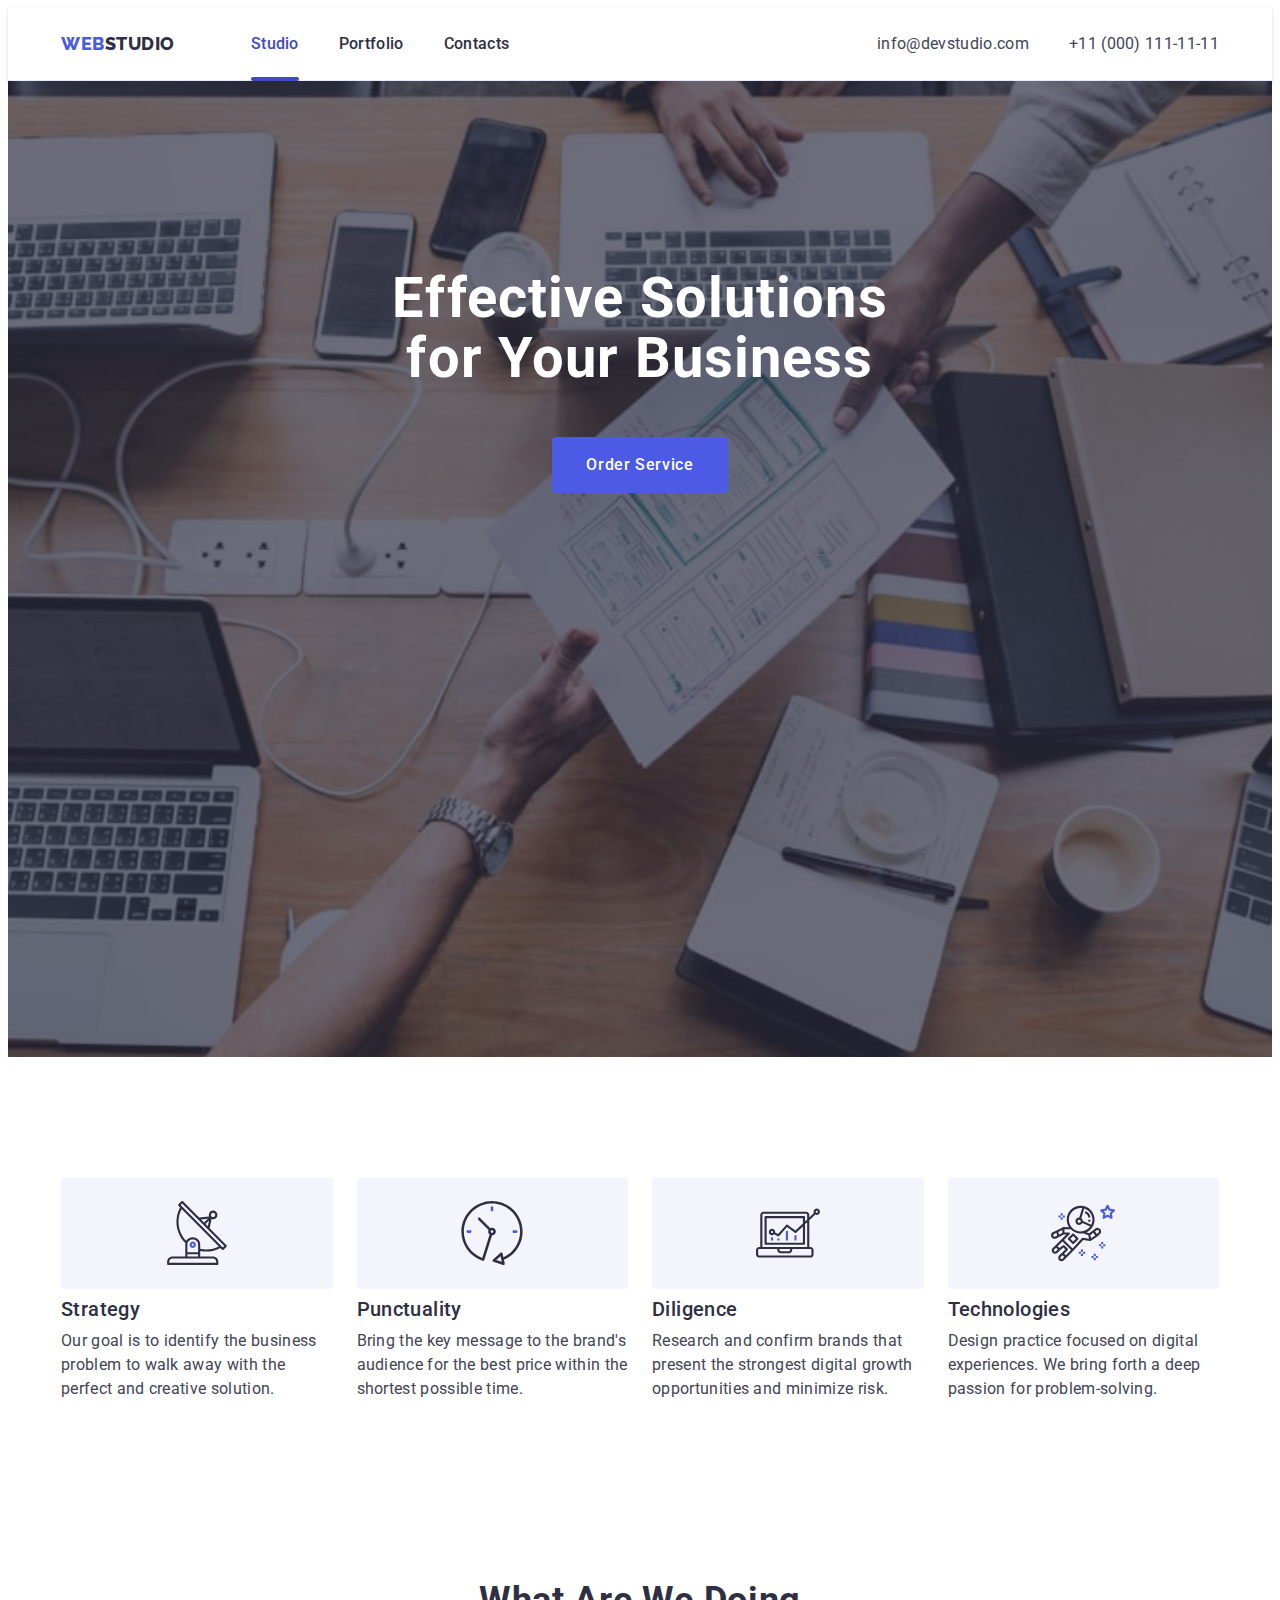
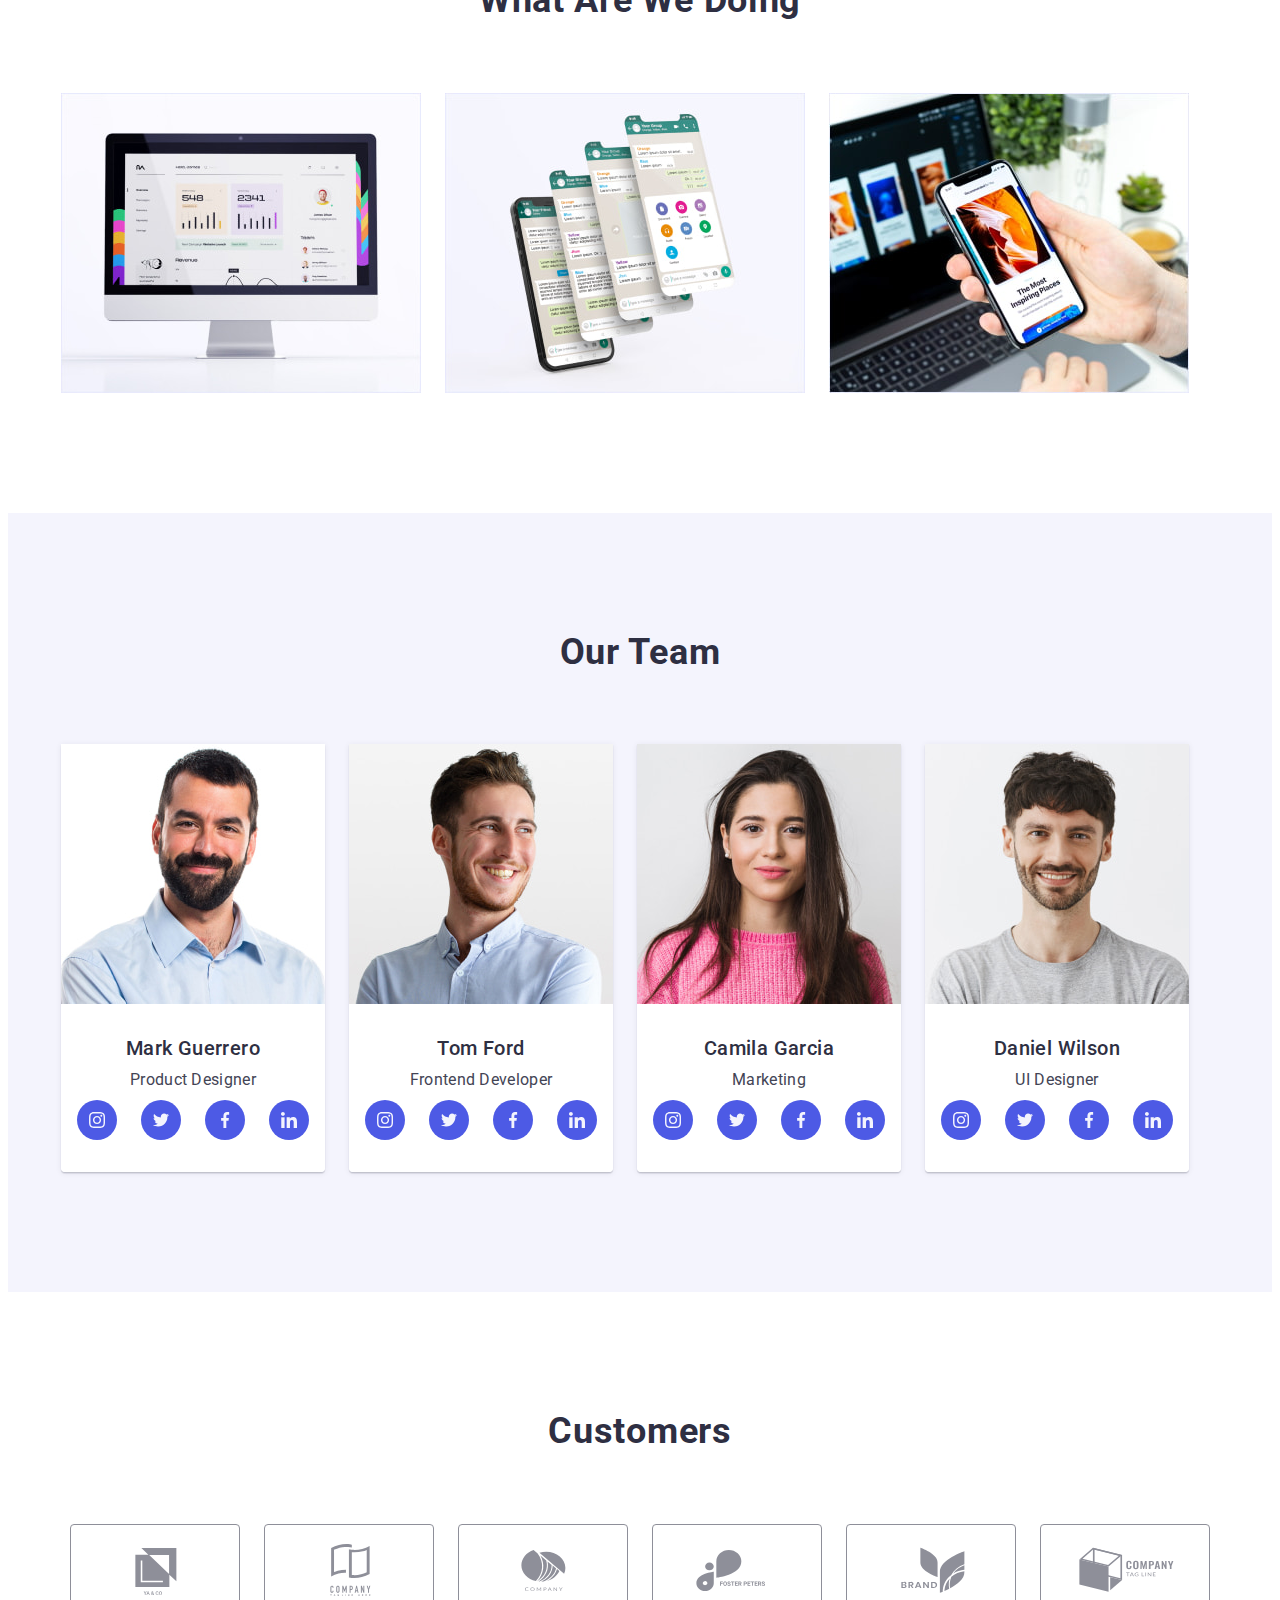
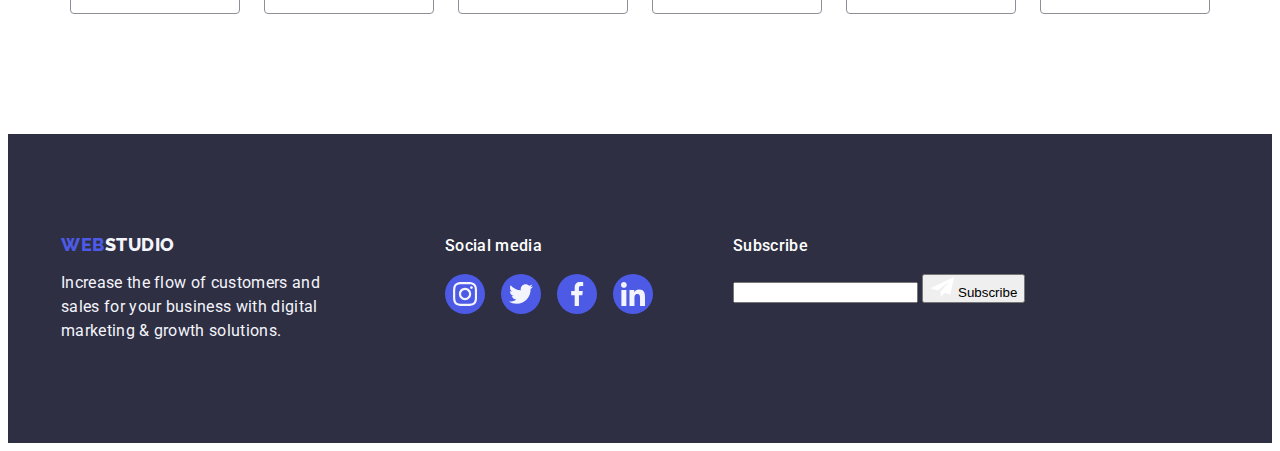
<file: index.html>
<!DOCTYPE html>
<html lang="en">
  <head>
    <meta charset="UTF-8" />
    <meta http-equiv="X-UA-Compatible" content="IE=edge" />
    <meta name="viewport" content="width=device-width, initial-scale=1.0" />
    <title>Document</title>
    <link rel="preconnect" href="https://fonts.googleapis.com" />
    <link rel="preconnect" href="https://fonts.gstatic.com" crossorigin />
    <link
      href="https://fonts.googleapis.com/css2?family=Raleway:wght@800&family=Roboto:wght@400;500;700;900&display=swap"
      rel="stylesheet"
    />
    <link
      rel="stylesheet"
      href="https://cdnjs.cloudflare.com/ajax/libs/modern-normalize/1.1.0/modern-normalize.min.css"
      integrity="sha512-wpPYUAdjBVSE4KJnH1VR1HeZfpl1ub8YT/NKx4PuQ5NmX2tKuGu6U/JRp5y+Y8XG2tV+wKQpNHVUX03MfMFn9Q=="
      crossorigin="anonymous"
      referrerpolicy="no-referrer"
    />
    <link rel="stylesheet" href="./css/styles.css" />
  </head>
  <body>
    <header class="header">
      <!-- navigation -->
      <div class="container main-nav">
        <nav class="main-nav">
          <a href="./index.html" class="logo link"
            >Web<span class="top-logo">Studio</span></a
          >
          <ul class="site-nav list">
            <li class="item">
              <a href="./index.html" class="link active">Studio</a>
            </li>
            <li class="item">
              <a href="./portfolio.html" class="link">Portfolio</a>
            </li>
            <li class="item"><a href="" class="link">Contacts</a></li>
          </ul>
        </nav>
        <address class="address">
          <ul class="address list">
            <li class="item">
              <a href="mailto:info@devstudio.com" class="link"
                >info@devstudio.com</a
              >
            </li>
            <li class="item">
              <a href="tel:+110001111111" class="link">+11 (000) 111-11-11</a>
            </li>
          </ul>
        </address>
      </div>
    </header>
    <main>
      <!-- hero-section -->
      <section class="section-hero">
        <div class="container">
          <h1 class="hero-title">Effective Solutions for Your Business</h1>
          <button type="button" class="button" data-modal-open>
            Order Service
          </button>
        </div>
      </section>

      <section class="section-feature">
        <!-- hidden title -->
        <div class="container">
          <h2 hidden class="section-title">Features</h2>
          <ul class="feature-list list">
            <li class="item">
              <div class="feature-icon">
                <svg width="64" height="64">
                  <use href="./images/icon.svg#icon-antenna"></use>
                </svg>
              </div>
              <h3 class="section-under-title">Strategy</h3>
              <p class="text">
                Our goal is to identify the business problem to walk away with
                the perfect and creative solution.
              </p>
            </li>
            <li class="item">
              <div class="feature-icon">
                <svg width="64" height="64">
                  <use href="./images/icon.svg#icon-clock"></use>
                </svg>
              </div>
              <h3 class="section-under-title">Punctuality</h3>
              <p class="text">
                Bring the key message to the brand's audience for the best price
                within the shortest possible time.
              </p>
            </li>
            <li class="item">
              <div class="feature-icon">
                <svg width="64" height="64">
                  <use href="./images/icon.svg#icon-diagram"></use>
                </svg>
              </div>
              <h3 class="section-under-title">Diligence</h3>
              <p class="text">
                Research and confirm brands that present the strongest digital
                growth opportunities and minimize risk.
              </p>
            </li>
            <li class="item">
              <div class="feature-icon">
                <svg width="64" height="64">
                  <use href="./images/icon.svg#icon-astronaut"></use>
                </svg>
              </div>
              <h3 class="section-under-title">Technologies</h3>
              <p class="text">
                Design practice focused on digital experiences. We bring forth a
                deep passion for problem-solving.
              </p>
            </li>
          </ul>
        </div>
      </section>

      <!-- What are we doing section -->
      <section class="section-what-we-are-doing">
        <div class="container">
          <h2 class="section-title">What are we doing</h2>
          <ul class="doing list">
            <li class="item">
              <img src="./images/img1.jpg" alt="charts" width="360" />
            </li>
            <li class="item">
              <img src="./images/img2.jpg" alt="application" width="360" />
            </li>
            <li class="item">
              <img src="./images/img3.jpg" alt="phone" width="360" />
            </li>
          </ul>
        </div>
      </section>

      <!-- our team section -->
      <section class="section-team">
        <div class="container">
          <h2 class="section-title">Our Team</h2>
          <ul class="team list">
            <li class="card">
              <img src="./images/img4.jpg" alt="Product Designer" width="264" />
              <div class="team-card">
                <h3 class="title">Mark Guerrero</h3>
                <p class="text">Product Designer</p>
                <ul class="social-list list">
                  <li class="social-list-item">
                    <a href="" class="social-list-link">
                      <svg class="social-list-icon" width="16" height="16">
                        <use href="./images/icon.svg#icon-instagram"></use>
                      </svg>
                    </a>
                  </li>
                  <li class="social-list-item">
                    <a href="" class="social-list-link">
                      <svg class="social-list-icon" width="16" height="16">
                        <use href="./images/icon.svg#icon-twitter"></use>
                      </svg>
                    </a>
                  </li>
                  <li class="social-list-item">
                    <a href="" class="social-list-link">
                      <svg class="social-list-icon" width="16" height="16">
                        <use href="./images/icon.svg#icon-facebook"></use>
                      </svg>
                    </a>
                  </li>
                  <li class="social-list-item">
                    <a href="" class="social-list-link">
                      <svg class="social-list-icon" width="16" height="16">
                        <use href="./images/icon.svg#icon-linkedin"></use>
                      </svg>
                    </a>
                  </li>
                </ul>
              </div>
            </li>
            <li class="card">
              <img
                src="./images/img5.jpg"
                alt="Frontend Developer"
                width="264"
              />
              <div class="team-card">
                <h3 class="title">Tom Ford</h3>
                <p class="text">Frontend Developer</p>
                <ul class="social-list list">
                  <li class="social-list-item">
                    <a href="" class="social-list-link">
                      <svg class="social-list-icon" width="16" height="16">
                        <use href="./images/icon.svg#icon-instagram"></use>
                      </svg>
                    </a>
                  </li>
                  <li class="social-list-item">
                    <a href="" class="social-list-link">
                      <svg class="social-list-icon" width="16" height="16">
                        <use href="./images/icon.svg#icon-twitter"></use>
                      </svg>
                    </a>
                  </li>
                  <li class="social-list-item">
                    <a href="" class="social-list-link">
                      <svg class="social-list-icon" width="16" height="16">
                        <use href="./images/icon.svg#icon-facebook"></use>
                      </svg>
                    </a>
                  </li>
                  <li class="social-list-item">
                    <a href="" class="social-list-link">
                      <svg class="social-list-icon" width="16" height="16">
                        <use href="./images/icon.svg#icon-linkedin"></use>
                      </svg>
                    </a>
                  </li>
                </ul>
              </div>
            </li>
            <li class="card">
              <img src="./images/img6.jpg" alt="Marketing" width="264" />
              <div class="team-card">
                <h3 class="title">Camila Garcia</h3>
                <p class="text">Marketing</p>
                <ul class="social-list list">
                  <li class="social-list-item">
                    <a href="" class="social-list-link">
                      <svg class="social-list-icon" width="16" height="16">
                        <use href="./images/icon.svg#icon-instagram"></use>
                      </svg>
                    </a>
                  </li>
                  <li class="social-list-item">
                    <a href="" class="social-list-link">
                      <svg class="social-list-icon" width="16" height="16">
                        <use href="./images/icon.svg#icon-twitter"></use>
                      </svg>
                    </a>
                  </li>
                  <li class="social-list-item">
                    <a href="" class="social-list-link">
                      <svg class="social-list-icon" width="16" height="16">
                        <use href="./images/icon.svg#icon-facebook"></use>
                      </svg>
                    </a>
                  </li>
                  <li class="social-list-item">
                    <a href="" class="social-list-link">
                      <svg class="social-list-icon" width="16" height="16">
                        <use href="./images/icon.svg#icon-linkedin"></use>
                      </svg>
                    </a>
                  </li>
                </ul>
              </div>
            </li>
            <li class="card">
              <img src="./images/img7.jpg" alt="UI Designer" width="264" />
              <div class="team-card">
                <h3 class="title">Daniel Wilson</h3>
                <p class="text">UI Designer</p>
                <ul class="social-list list">
                  <li class="social-list-item">
                    <a href="" class="social-list-link">
                      <svg class="social-list-icon" width="16" height="16">
                        <use href="./images/icon.svg#icon-instagram"></use>
                      </svg>
                    </a>
                  </li>
                  <li class="social-list-item">
                    <a href="" class="social-list-link">
                      <svg class="social-list-icon" width="16" height="16">
                        <use href="./images/icon.svg#icon-twitter"></use>
                      </svg>
                    </a>
                  </li>
                  <li class="social-list-item">
                    <a href="" class="social-list-link">
                      <svg class="social-list-icon" width="16" height="16">
                        <use href="./images/icon.svg#icon-facebook"></use>
                      </svg>
                    </a>
                  </li>
                  <li class="social-list-item">
                    <a href="" class="social-list-link">
                      <svg class="social-list-icon" width="16" height="16">
                        <use href="./images/icon.svg#icon-linkedin"></use>
                      </svg>
                    </a>
                  </li>
                </ul>
              </div>
            </li>
          </ul>
        </div>
      </section>

      <section class="section-customers">
        <div class="container">
          <h2 class="section-title">Customers</h2>
          <ul class="customers-list list">
            <li class="customers-item">
              <a href="" class="customers-link">
                <svg class="customers-icon" width="104" height="56">
                  <use href="./images/icon.svg#icon-client1"></use>
                </svg>
              </a>
            </li>
            <li class="customers-item">
              <a href="" class="customers-link">
                <svg class="customers-icon" width="104" height="56">
                  <use href="./images/icon.svg#icon-client2"></use>
                </svg>
              </a>
            </li>
            <li class="customers-item">
              <a href="" class="customers-link">
                <svg class="customers-icon" width="104" height="56">
                  <use href="./images/icon.svg#icon-client3"></use>
                </svg>
              </a>
            </li>
            <li class="customers-item">
              <a href="" class="customers-link">
                <svg class="customers-icon" width="104" height="56">
                  <use href="./images/icon.svg#icon-client4"></use>
                </svg>
              </a>
            </li>
            <li class="customers-item">
              <a href="" class="customers-link">
                <svg class="customers-icon" width="104" height="56">
                  <use href="./images/icon.svg#icon-client5"></use>
                </svg>
              </a>
            </li>
            <li class="customers-item">
              <a href="" class="customers-link">
                <svg class="customers-icon" width="104" height="56">
                  <use href="./images/icon.svg#icon-client6"></use>
                </svg>
              </a>
            </li>
          </ul>
        </div>
      </section>
    </main>
    <footer class="footer">
      <div class="container common-footer">
        <div class="logo-left">
          <a href="./index.html" class="logo link"
            >Web<span class="footer-logo">Studio</span></a
          >
          <p class="text">
            Increase the flow of customers and sales for your business with
            digital marketing & growth solutions.
          </p>
        </div>
        <div class="social-media">
          <p class="social-media-text">Social media</p>
          <ul class="social-list-footer list">
            <li class="social-list-item">
              <a href="" class="social-list-link">
                <svg class="social-list-icon" width="24" height="24">
                  <use href="./images/icon.svg#icon-instagram"></use>
                </svg>
              </a>
            </li>
            <li class="social-list-item">
              <a href="" class="social-list-link">
                <svg class="social-list-icon" width="24" height="24">
                  <use href="./images/icon.svg#icon-twitter"></use>
                </svg>
              </a>
            </li>
            <li class="social-list-item">
              <a href="" class="social-list-link">
                <svg class="social-list-icon" width="24" height="24">
                  <use href="./images/icon.svg#icon-facebook"></use>
                </svg>
              </a>
            </li>
            <li class="social-list-item">
              <a href="" class="social-list-link">
                <svg class="social-list-icon" width="24" height="24">
                  <use href="./images/icon.svg#icon-linkedin"></use>
                </svg>
              </a>
            </li>
          </ul>
        </div>
        <div class="subscribe">
          <p class="social-media-text">Subscribe</p>
          <form name="Subscribe">
            <label for="email">
              <input type="email" name="email" />
            </label>
            <button class="subscribe-btn" type="submit">
              <svg class="" width="24" height="20">
                <use href="./images/icon.svg#icon-subscribe"></use>
              </svg>

              Subscribe
            </button>
          </form>
        </div>
      </div>
    </footer>
    <div class="backdrop is-hidden" data-modal>
      <div class="modal">
        <button type="button" class="button-close" data-modal-close>
          <svg class="" width="8" height="8">
            <use href="./images/icon.svg#icon-close-btn"></use>
          </svg>
        </button>
      </div>
    </div>
    <script src="./js/modal.js"></script>
  </body>
</html>
</file>
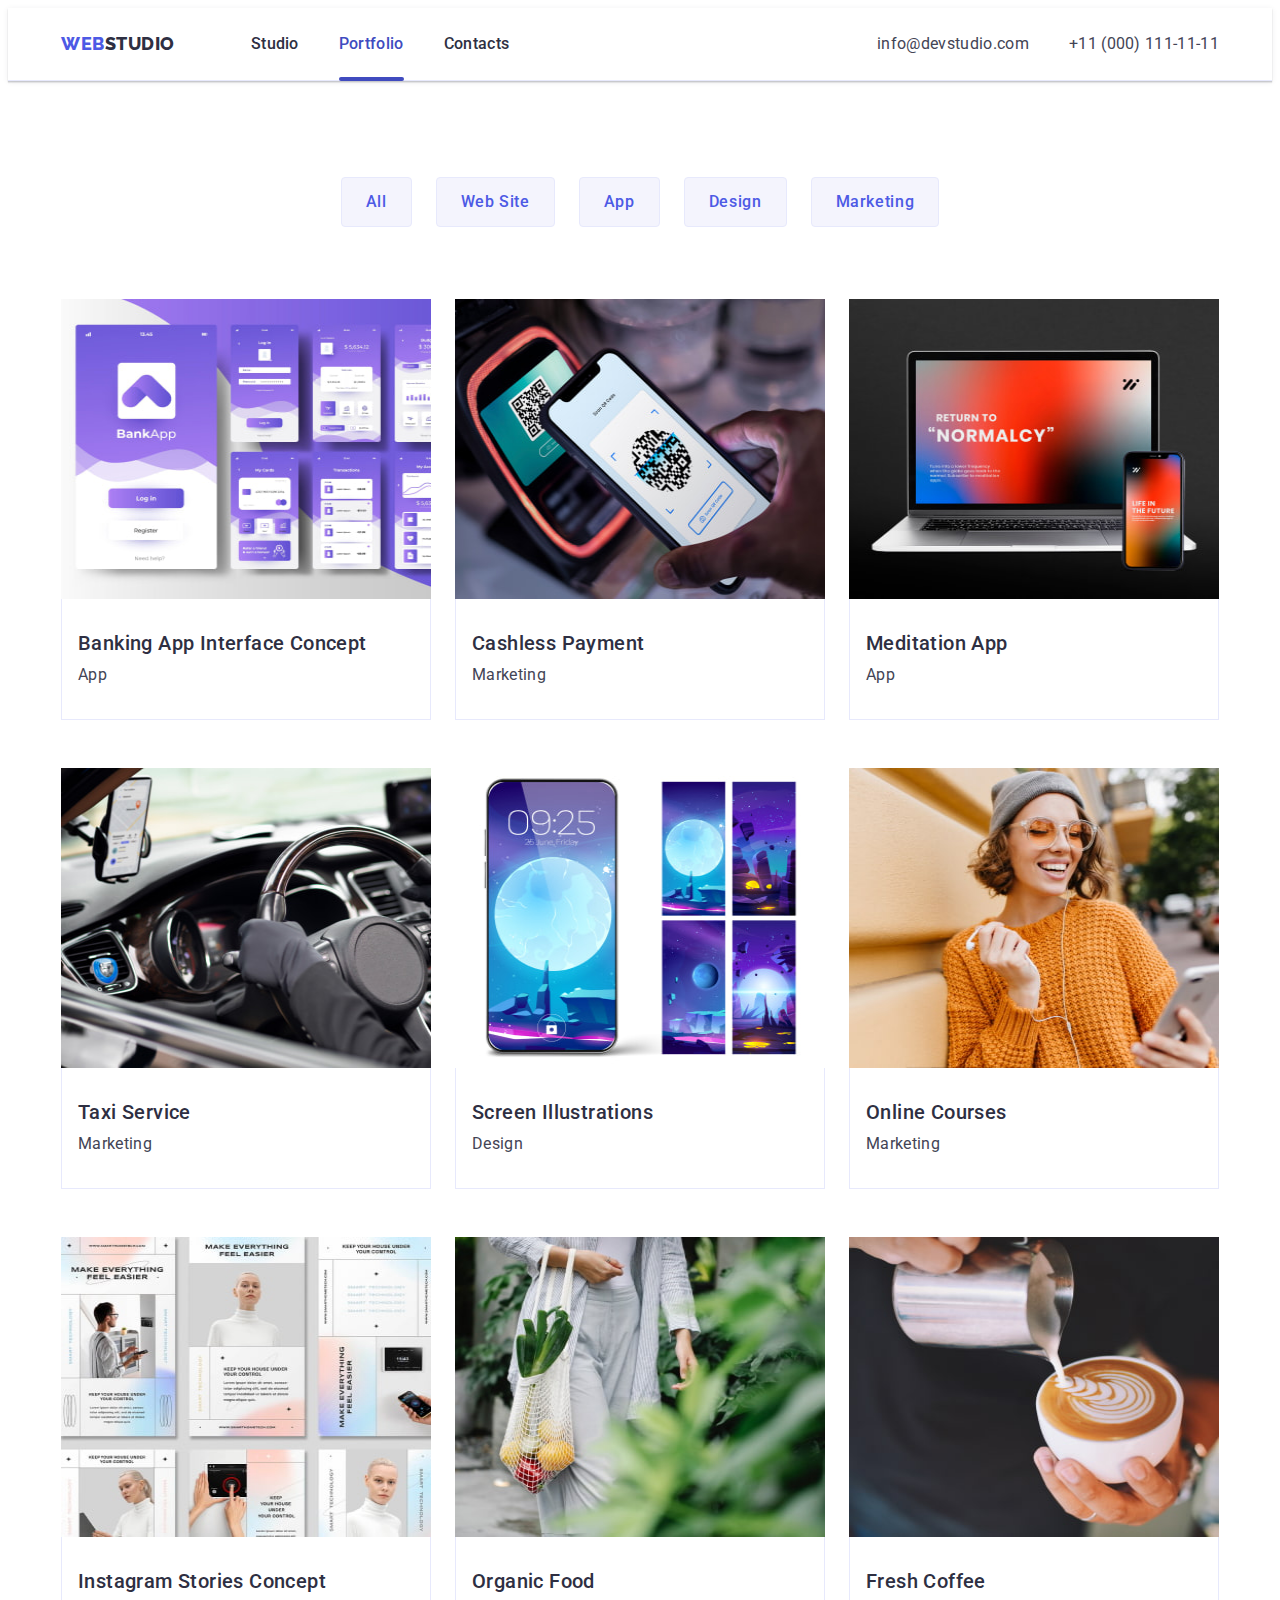
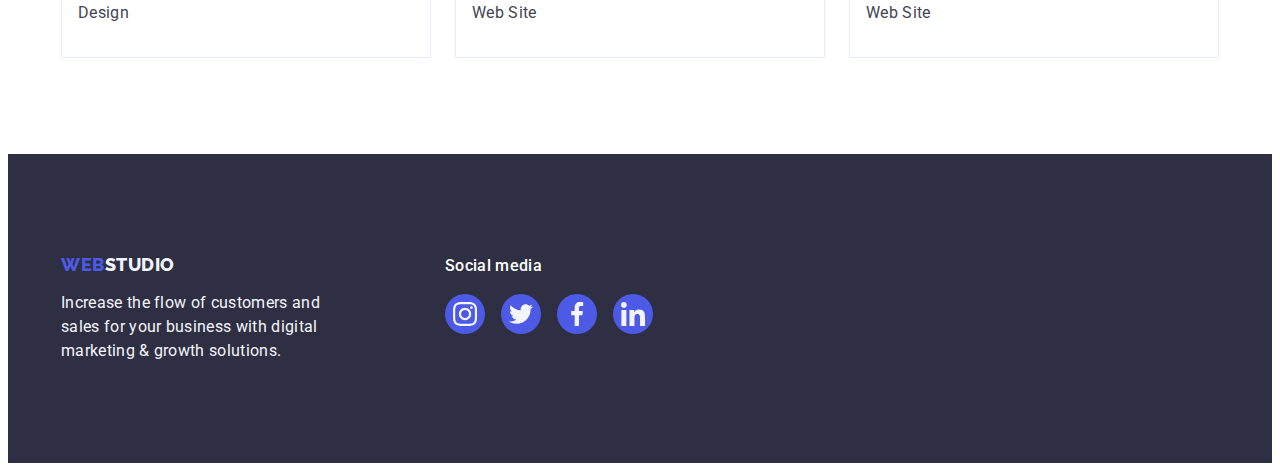
<file: portfolio.html>
<!DOCTYPE html>
<html lang="en">
  <head>
    <meta charset="UTF-8" />
    <meta http-equiv="X-UA-Compatible" content="IE=edge" />
    <meta name="viewport" content="width=device-width, initial-scale=1.0" />
    <title>Document</title>
    <link rel="preconnect" href="https://fonts.googleapis.com" />
    <link rel="preconnect" href="https://fonts.gstatic.com" crossorigin />
    <link
      href="https://fonts.googleapis.com/css2?family=Raleway:wght@800&family=Roboto:wght@400;500;700;900&display=swap"
      rel="stylesheet"
    />
    <link
      rel="stylesheet"
      href="https://cdnjs.cloudflare.com/ajax/libs/modern-normalize/1.1.0/modern-normalize.min.css"
      integrity="sha512-wpPYUAdjBVSE4KJnH1VR1HeZfpl1ub8YT/NKx4PuQ5NmX2tKuGu6U/JRp5y+Y8XG2tV+wKQpNHVUX03MfMFn9Q=="
      crossorigin="anonymous"
      referrerpolicy="no-referrer"
    />
    <link rel="stylesheet" href="./css/styles.css" />
  </head>
  <body>
    <header class="header">
      <div class="container main-nav">
        <nav class="main-nav">
          <a href="./index.html" class="logo link"
            >Web<span class="top-logo">Studio</span></a
          >
          <ul class="site-nav list">
            <li class="item"><a href="./index.html" class="link">Studio</a></li>
            <li class="item">
              <a href="./portfolio.html" class="link active">Portfolio</a>
            </li>
            <li class="item"><a href="" class="link">Contacts</a></li>
          </ul>
        </nav>
        <address class="address">
          <ul class="address list">
            <li class="item">
              <a href="mailto:info@devstudio.com" class="link"
                >info@devstudio.com</a
              >
            </li>
            <li class="item">
              <a href="tel:+110001111111" class="link">+11 (000) 111-11-11</a>
            </li>
          </ul>
        </address>
      </div>
    </header>
    <main>
      <section class="section-portfolio">
        <div class="container">
          <!-- hidden title h1 -->
          <h1 hidden>Portfolio</h1>
          <ul class="portfolio list">
            <li class="item">
              <button type="button" class="button">All</button>
            </li>
            <li class="item">
              <button type="button" class="button">Web Site</button>
            </li>
            <li class="item">
              <button type="button" class="button">App</button>
            </li>
            <li class="item">
              <button type="button" class="button">Design</button>
            </li>
            <li class="item">
              <button type="button" class="button">Marketing</button>
            </li>
          </ul>

          <ul class="gallery list">
            <li class="item">
              <a href="" class="link">
                <div class="gallery-up">
                  <img
                    class="gallery-img"
                    src="./images/portfolio-images/img-01.jpg"
                    alt="bank-app photo"
                    width="360"
                    height="300"
                  />
                  <div class="gallery-text">
                    <p>
                      14 Stylish and User-Friendly App Design Concepts · Task
                      Manager App · Calorie Tracker App · Exotic Fruit Ecommerce
                      App · Cloud Storage App
                    </p>
                  </div>
                </div>

                <div class="gallery-card">
                  <h2 class="section-under-title">
                    Banking App Interface Concept
                  </h2>
                  <p class="text">App</p>
                </div>
              </a>
            </li>
            <li class="item">
              <a href="" class="link">
                <div class="gallery-up">
                  <img
                    class="gallery-img"
                    src="./images/portfolio-images/img-02.jpg"
                    alt="cashless payment by phone"
                    width="360"
                    height="300"
                  />
                  <div class="gallery-text">
                    <p>
                      14 Stylish and User-Friendly App Design Concepts · Task
                      Manager App · Calorie Tracker App · Exotic Fruit Ecommerce
                      App · Cloud Storage App
                    </p>
                  </div>
                </div>
                <div class="gallery-card">
                  <h2 class="section-under-title">Cashless Payment</h2>
                  <p class="text">Marketing</p>
                </div>
              </a>
            </li>
            <li class="item">
              <a href="" class="link">
                <div class="gallery-up">
                  <img
                    class="gallery-img"
                    src="./images/portfolio-images/img-03.jpg"
                    alt="laptop and phone"
                    width="360"
                    height="300"
                  />
                  <div class="gallery-text">
                    <p>
                      14 Stylish and User-Friendly App Design Concepts · Task
                      Manager App · Calorie Tracker App · Exotic Fruit Ecommerce
                      App · Cloud Storage App
                    </p>
                  </div>
                </div>
                <div class="gallery-card">
                  <h2 class="section-under-title">Meditation App</h2>
                  <p class="text">App</p>
                </div>
              </a>
            </li>

            <li class="item">
              <a href="" class="link">
                <div class="gallery-up">
                  <img
                    class="gallery-img"
                    src="./images/portfolio-images/img-04.jpg"
                    alt="steering wheel"
                    width="360"
                    height="300"
                  />
                  <div class="gallery-text">
                    <p>
                      14 Stylish and User-Friendly App Design Concepts · Task
                      Manager App · Calorie Tracker App · Exotic Fruit Ecommerce
                      App · Cloud Storage App
                    </p>
                  </div>
                </div>

                <div class="gallery-card">
                  <h2 class="section-under-title">Taxi Service</h2>
                  <p class="text">Marketing</p>
                </div>
              </a>
            </li>
            <li class="item">
              <a href="" class="link">
                <div class="gallery-up">
                  <img
                    class="gallery-img"
                    src="./images/portfolio-images/img-05.jpg"
                    alt="Screen Illustrations"
                    width="360"
                    height="300"
                  />
                  <div class="gallery-text">
                    <p>
                      14 Stylish and User-Friendly App Design Concepts · Task
                      Manager App · Calorie Tracker App · Exotic Fruit Ecommerce
                      App · Cloud Storage App
                    </p>
                  </div>
                </div>
                <div class="gallery-card">
                  <h2 class="section-under-title">Screen Illustrations</h2>
                  <p class="text">Design</p>
                </div>
              </a>
            </li>
            <li class="item">
              <a href="" class="link">
                <div class="gallery-up">
                  <img
                    class="gallery-img"
                    src="./images/portfolio-images/img-06.jpg"
                    alt="girl is laughing"
                    width="360"
                    height="300"
                  />
                  <div class="gallery-text">
                    <p>
                      14 Stylish and User-Friendly App Design Concepts · Task
                      Manager App · Calorie Tracker App · Exotic Fruit Ecommerce
                      App · Cloud Storage App
                    </p>
                  </div>
                </div>

                <div class="gallery-card">
                  <h2 class="section-under-title">Online Courses</h2>
                  <p class="text">Marketing</p>
                </div>
              </a>
            </li>
            <li class="item">
              <a href="" class="link">
                <div class="gallery-up">
                  <img
                    class="gallery-img"
                    src="./images/portfolio-images/img-07.jpg"
                    alt="instagram stories"
                    width="360"
                    height="300"
                  />
                  <div class="gallery-text">
                    <p>
                      14 Stylish and User-Friendly App Design Concepts · Task
                      Manager App · Calorie Tracker App · Exotic Fruit Ecommerce
                      App · Cloud Storage App
                    </p>
                  </div>
                </div>
                <div class="gallery-card">
                  <h2 class="section-under-title">Instagram Stories Concept</h2>
                  <p class="text">Design</p>
                </div>
              </a>
            </li>
            <li class="item">
              <a href="" class="link">
                <div class="gallery-up">
                  <img
                    class="gallery-img"
                    src="./images/portfolio-images/img-08.jpg"
                    alt="food in the bag"
                    width="360"
                    height="300"
                  />
                  <div class="gallery-text">
                    <p>
                      14 Stylish and User-Friendly App Design Concepts · Task
                      Manager App · Calorie Tracker App · Exotic Fruit Ecommerce
                      App · Cloud Storage App
                    </p>
                  </div>
                </div>
                <div class="gallery-card">
                  <h2 class="section-under-title">Organic Food</h2>
                  <p class="text">Web Site</p>
                </div>
              </a>
            </li>
            <li class="item">
              <a href="" class="link">
                <div class="gallery-up">
                  <img
                    class="gallery-img"
                    src="./images/portfolio-images/img-09.jpg"
                    alt="coffee in the mug"
                    width="360"
                    height="300"
                  />
                  <div class="gallery-text">
                    <p>
                      14 Stylish and User-Friendly App Design Concepts · Task
                      Manager App · Calorie Tracker App · Exotic Fruit Ecommerce
                      App · Cloud Storage App
                    </p>
                  </div>
                </div>
                <div class="gallery-card">
                  <h2 class="section-under-title">Fresh Coffee</h2>
                  <p class="text">Web Site</p>
                </div>
              </a>
            </li>
          </ul>
        </div>
      </section>
    </main>
    <footer class="footer">
      <div class="container common-footer">
        <div class="logo-left">
          <a href="./index.html" class="logo link"
            >Web<span class="footer-logo">Studio</span></a
          >
          <p class="text">
            Increase the flow of customers and sales for your business with
            digital marketing & growth solutions.
          </p>
        </div>
        <div class="social-media">
          <p class="social-media-text">Social media</p>
          <ul class="social-list-footer list">
            <li class="social-list-item">
              <a href="" class="social-list-link">
                <svg class="social-list-icon" width="24" height="24">
                  <use href="./images/icon.svg#icon-instagram"></use>
                </svg>
              </a>
            </li>
            <li class="social-list-item">
              <a href="" class="social-list-link">
                <svg class="social-list-icon" width="24" height="24">
                  <use href="./images/icon.svg#icon-twitter"></use>
                </svg>
              </a>
            </li>
            <li class="social-list-item">
              <a href="" class="social-list-link">
                <svg class="social-list-icon" width="24" height="24">
                  <use href="./images/icon.svg#icon-facebook"></use>
                </svg>
              </a>
            </li>
            <li class="social-list-item">
              <a href="" class="social-list-link">
                <svg class="social-list-icon" width="24" height="24">
                  <use href="./images/icon.svg#icon-linkedin"></use>
                </svg>
              </a>
            </li>
          </ul>
        </div>
      </div>
    </footer>
  </body>
</html>
</file>
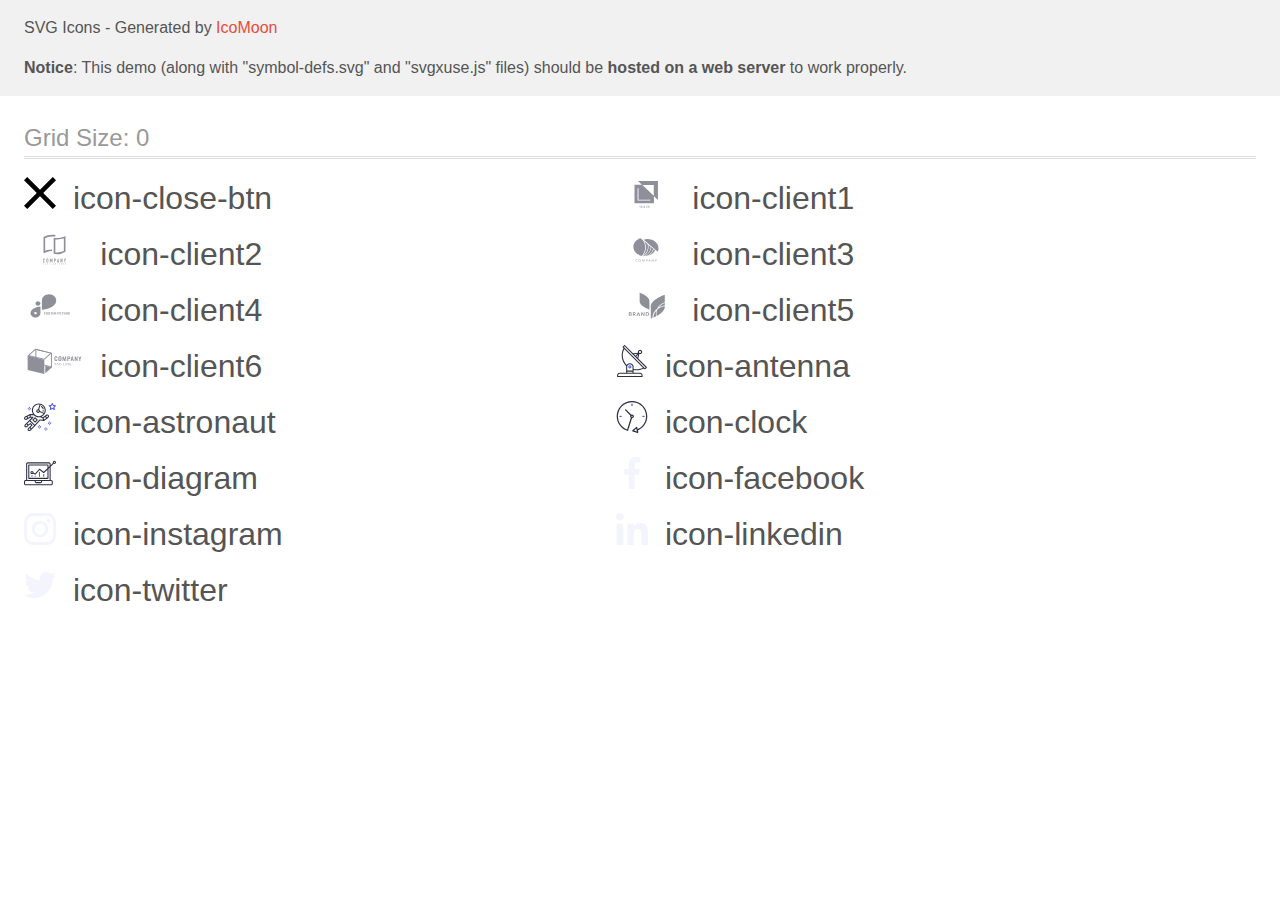
<file: images/svg/icomoon (1)/demo-external-svg.html>
<!doctype html>
<html>
<head>
    <title>IcoMoon - SVG Icons</title>
    <meta charset="utf-8">
    <meta name="viewport" content="width=device-width, initial-scale=1">
    <link rel="stylesheet" href="demo-files/demo.css">
    <link rel="stylesheet" href="style.css">
</head>
<body>
<header class="bgc1 clearfix">
<div class="mhl">
    <p>SVG Icons - Generated by <a href="https://icomoon.io/app">IcoMoon</a></p><p><strong>Notice</strong>: This demo (along with "symbol-defs.svg" and "svgxuse.js" files) should be <b>hosted on a web server</b> to work properly.</p>
</div>
</header>
    <div class="clearfix mhl ptl">
        <h1 class="mvm mtn fgc1">Grid Size: 0</h1>
        <div class="glyph fs1">
            <div class="clearfix pbs">
                <svg class="icon icon-close-btn"><use xlink:href="symbol-defs.svg#icon-close-btn"></use></svg><span class="name"> icon-close-btn</span>
            </div>
        </div>
        <div class="glyph fs1">
            <div class="clearfix pbs">
                <svg class="icon icon-client1"><use xlink:href="symbol-defs.svg#icon-client1"></use></svg><span class="name"> icon-client1</span>
            </div>
        </div>
        <div class="glyph fs1">
            <div class="clearfix pbs">
                <svg class="icon icon-client2"><use xlink:href="symbol-defs.svg#icon-client2"></use></svg><span class="name"> icon-client2</span>
            </div>
        </div>
        <div class="glyph fs1">
            <div class="clearfix pbs">
                <svg class="icon icon-client3"><use xlink:href="symbol-defs.svg#icon-client3"></use></svg><span class="name"> icon-client3</span>
            </div>
        </div>
        <div class="glyph fs1">
            <div class="clearfix pbs">
                <svg class="icon icon-client4"><use xlink:href="symbol-defs.svg#icon-client4"></use></svg><span class="name"> icon-client4</span>
            </div>
        </div>
        <div class="glyph fs1">
            <div class="clearfix pbs">
                <svg class="icon icon-client5"><use xlink:href="symbol-defs.svg#icon-client5"></use></svg><span class="name"> icon-client5</span>
            </div>
        </div>
        <div class="glyph fs1">
            <div class="clearfix pbs">
                <svg class="icon icon-client6"><use xlink:href="symbol-defs.svg#icon-client6"></use></svg><span class="name"> icon-client6</span>
            </div>
        </div>
        <div class="glyph fs1">
            <div class="clearfix pbs">
                <svg class="icon icon-antenna"><use xlink:href="symbol-defs.svg#icon-antenna"></use></svg><span class="name"> icon-antenna</span>
            </div>
        </div>
        <div class="glyph fs1">
            <div class="clearfix pbs">
                <svg class="icon icon-astronaut"><use xlink:href="symbol-defs.svg#icon-astronaut"></use></svg><span class="name"> icon-astronaut</span>
            </div>
        </div>
        <div class="glyph fs1">
            <div class="clearfix pbs">
                <svg class="icon icon-clock"><use xlink:href="symbol-defs.svg#icon-clock"></use></svg><span class="name"> icon-clock</span>
            </div>
        </div>
        <div class="glyph fs1">
            <div class="clearfix pbs">
                <svg class="icon icon-diagram"><use xlink:href="symbol-defs.svg#icon-diagram"></use></svg><span class="name"> icon-diagram</span>
            </div>
        </div>
        <div class="glyph fs1">
            <div class="clearfix pbs">
                <svg class="icon icon-facebook"><use xlink:href="symbol-defs.svg#icon-facebook"></use></svg><span class="name"> icon-facebook</span>
            </div>
        </div>
        <div class="glyph fs1">
            <div class="clearfix pbs">
                <svg class="icon icon-instagram"><use xlink:href="symbol-defs.svg#icon-instagram"></use></svg><span class="name"> icon-instagram</span>
            </div>
        </div>
        <div class="glyph fs1">
            <div class="clearfix pbs">
                <svg class="icon icon-linkedin"><use xlink:href="symbol-defs.svg#icon-linkedin"></use></svg><span class="name"> icon-linkedin</span>
            </div>
        </div>
        <div class="glyph fs1">
            <div class="clearfix pbs">
                <svg class="icon icon-twitter"><use xlink:href="symbol-defs.svg#icon-twitter"></use></svg><span class="name"> icon-twitter</span>
            </div>
        </div>
  </div>
<script defer src="svgxuse.js"></script>
</body>
</html>
</file>
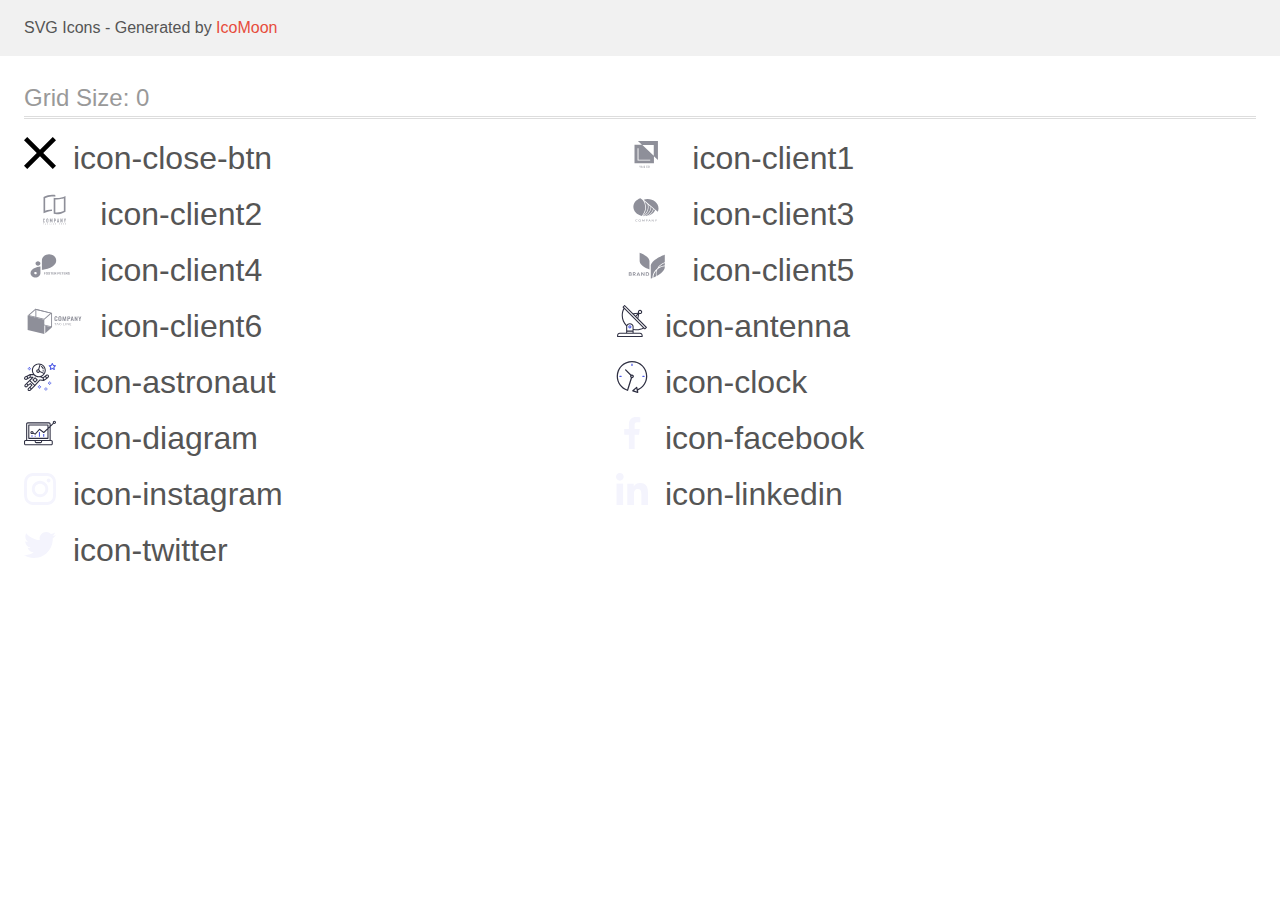
<file: images/svg/icomoon (1)/demo.html>
<!doctype html>
<html>
<head>
    <title>IcoMoon - SVG Icons</title>
    <meta charset="utf-8">
    <meta name="viewport" content="width=device-width, initial-scale=1">
    <link rel="stylesheet" href="demo-files/demo.css">
    <link rel="stylesheet" href="style.css">
</head>
<body>
<svg aria-hidden="true" style="position: absolute; width: 0; height: 0; overflow: hidden;" version="1.1" xmlns="http://www.w3.org/2000/svg" xmlns:xlink="http://www.w3.org/1999/xlink">
<defs>
<symbol id="icon-close-btn" viewBox="0 0 32 32">
<path d="M32 3.223l-3.223-3.223-12.777 12.777-12.777-12.777-3.223 3.223 12.777 12.777-12.777 12.777 3.223 3.223 12.777-12.777 12.777 12.777 3.223-3.223-12.777-12.777 12.777-12.777z"></path>
</symbol>
<symbol id="icon-client1" viewBox="0 0 59 32">
<path fill="#8e8f99" style="fill: var(--color1, #8e8f99)" d="M21.714 4l4.004 3.815-7.433-0.004v18.51h19.429v-7.077l4 3.811v-19.054h-20zM37.538 18.796l-11.354-10.817h11.354v10.817zM34.013 23.613h-12.653v-12.449h0.894v11.606h11.759v0.843zM23.883 29.749l-0.472-0.97h-0.389l0.684 1.284v0.748h0.353v-0.748l0.684-1.284h-0.388l-0.472 0.97zM25.622 28.78h0.084l0.767 2.031h-0.368l-0.164-0.476h-0.786l-0.164 0.476h-0.367l0.765-2.031h0.234zM25.249 30.058h0.595l-0.298-0.862-0.297 0.862zM27.704 29.721c-0.015-0.020-0.030-0.038-0.044-0.057-0.052-0.069-0.093-0.135-0.121-0.2s-0.043-0.132-0.043-0.201c0-0.106 0.022-0.197 0.066-0.273s0.106-0.135 0.186-0.176c0.080-0.042 0.173-0.063 0.28-0.063 0.103 0 0.192 0.021 0.266 0.063 0.075 0.041 0.133 0.095 0.173 0.163s0.061 0.142 0.061 0.223c0 0.064-0.012 0.123-0.035 0.176s-0.055 0.101-0.096 0.145c-0.041 0.044-0.088 0.085-0.142 0.124l-0.141 0.103 0.402 0.475c0.013-0.026 0.025-0.053 0.036-0.082 0.034-0.089 0.052-0.188 0.052-0.297h0.29c0 0.099-0.010 0.192-0.029 0.28s-0.049 0.17-0.091 0.245c-0.017 0.031-0.036 0.061-0.058 0.090l0.298 0.351h-0.389l-0.118-0.139c-0.064 0.049-0.133 0.086-0.208 0.114-0.099 0.035-0.204 0.053-0.315 0.053-0.135 0-0.252-0.025-0.35-0.074s-0.175-0.117-0.229-0.204c-0.053-0.087-0.080-0.186-0.080-0.297 0-0.083 0.017-0.155 0.052-0.218s0.081-0.122 0.141-0.176c0.055-0.050 0.118-0.1 0.188-0.15zM27.871 29.925l-0.042 0.031c-0.049 0.040-0.086 0.079-0.11 0.116s-0.039 0.070-0.046 0.1c-0.008 0.031-0.011 0.058-0.011 0.081 0 0.059 0.013 0.113 0.038 0.162s0.064 0.087 0.113 0.116c0.050 0.028 0.111 0.042 0.183 0.042 0.077 0 0.152-0.017 0.225-0.052 0.036-0.018 0.071-0.039 0.103-0.064l-0.452-0.532zM27.951 29.554l0.125-0.084c0.059-0.039 0.1-0.077 0.126-0.114s0.038-0.086 0.038-0.142c0-0.048-0.019-0.093-0.056-0.134s-0.090-0.061-0.158-0.061c-0.047 0-0.087 0.011-0.12 0.034s-0.057 0.050-0.074 0.087c-0.016 0.035-0.024 0.075-0.024 0.119 0 0.042 0.011 0.085 0.032 0.13s0.051 0.090 0.088 0.138c0.008 0.010 0.015 0.020 0.023 0.029zM31.505 30.15h-0.349c-0.010 0.088-0.032 0.163-0.064 0.225s-0.079 0.106-0.141 0.138c-0.061 0.032-0.142 0.047-0.241 0.047-0.082 0-0.152-0.016-0.211-0.049s-0.107-0.079-0.145-0.138c-0.037-0.059-0.065-0.131-0.084-0.213s-0.026-0.177-0.026-0.279v-0.172c0-0.108 0.010-0.204 0.029-0.287s0.051-0.156 0.091-0.213c0.040-0.058 0.090-0.101 0.149-0.131s0.129-0.045 0.209-0.045c0.098 0 0.177 0.017 0.237 0.050s0.106 0.080 0.137 0.142c0.032 0.062 0.052 0.137 0.061 0.225h0.349c-0.014-0.136-0.052-0.256-0.114-0.361s-0.148-0.187-0.259-0.247c-0.112-0.060-0.248-0.089-0.41-0.089-0.127 0-0.242 0.022-0.345 0.067s-0.188 0.109-0.261 0.194c-0.073 0.084-0.128 0.185-0.167 0.303s-0.057 0.25-0.057 0.396v0.169c0 0.146 0.019 0.278 0.056 0.396s0.093 0.219 0.165 0.303c0.072 0.083 0.158 0.147 0.258 0.192s0.213 0.067 0.339 0.067c0.164 0 0.303-0.030 0.417-0.089s0.203-0.141 0.266-0.244c0.063-0.104 0.1-0.223 0.112-0.356zM33.443 29.851v-0.112c0-0.153-0.020-0.291-0.061-0.412s-0.097-0.226-0.172-0.311c-0.074-0.087-0.163-0.152-0.266-0.197s-0.218-0.068-0.343-0.068c-0.125 0-0.239 0.023-0.342 0.068s-0.191 0.11-0.266 0.197c-0.074 0.086-0.132 0.189-0.173 0.311s-0.061 0.258-0.061 0.412v0.112c0 0.154 0.020 0.291 0.061 0.413s0.1 0.226 0.176 0.311c0.075 0.086 0.164 0.151 0.266 0.197s0.217 0.067 0.342 0.067c0.126 0 0.24-0.022 0.343-0.067s0.192-0.111 0.265-0.197c0.074-0.086 0.132-0.189 0.172-0.311s0.060-0.259 0.060-0.413zM33.092 29.737v0.114c0 0.113-0.011 0.214-0.033 0.301s-0.053 0.161-0.095 0.222c-0.042 0.059-0.093 0.105-0.153 0.135s-0.13 0.045-0.208 0.045c-0.077 0-0.146-0.015-0.206-0.045s-0.113-0.076-0.156-0.135c-0.043-0.060-0.075-0.134-0.098-0.222s-0.033-0.188-0.033-0.301v-0.114c0-0.113 0.011-0.213 0.033-0.3s0.054-0.16 0.096-0.219c0.043-0.059 0.094-0.104 0.155-0.134s0.129-0.046 0.206-0.046 0.147 0.015 0.208 0.046c0.061 0.030 0.113 0.074 0.155 0.134s0.075 0.132 0.096 0.219c0.022 0.087 0.033 0.186 0.033 0.3z"></path>
</symbol>
<symbol id="icon-client2" viewBox="0 0 59 32">
<path fill="#8e8f99" style="fill: var(--color1, #8e8f99)" d="M28.636 3.391h-0.078c-0.12-0.007-0.24-0.010-0.36-0.013v0h-0.26c-0.227 0-0.458 0.006-0.688 0.017-0.017-0.001-0.035-0.001-0.052 0-2.082 0.118-4.123 0.638-6.009 1.533l-0.247 0.119v12.652l0.578-0.196c0.507-0.174 1.048-0.331 1.607-0.477 1.512-0.388 3.065-0.595 4.626-0.615v1.662c-0.207 0.002-0.408 0.007-0.609 0.017h-0.048c-1.201 0.066-2.393 0.249-3.559 0.546-1.477 0.37-2.901 0.925-4.24 1.652v-16.227c1.39-0.811 2.888-1.42 4.448-1.809 1.37-0.354 2.778-0.535 4.192-0.541h0.244c0.292 0.007 0.577 0.020 0.844 0.041 0.705 0.049 1.404 0.161 2.089 0.333v1.636c-0.666-0.155-1.342-0.257-2.024-0.305-0.014-0.001-0.028-0.002-0.041-0.004-0.141-0.012-0.282-0.024-0.414-0.024zM31.516 5.064c0.363 0.028 0.739 0.041 1.119 0.041 1.487-0.005 2.967-0.195 4.407-0.565 1.476-0.371 2.9-0.927 4.238-1.654v15.938c-1.391 0.81-2.889 1.419-4.449 1.809-1.37 0.352-2.778 0.533-4.192 0.539-1.072 0.009-2.14-0.117-3.18-0.375v-16.041c0.246 0.057 0.499 0.109 0.756 0.153 0.422 0.071 0.867 0.123 1.301 0.155zM39.627 5.187l-0.578 0.195c-0.532 0.179-1.068 0.339-1.608 0.481-1.57 0.403-3.183 0.61-4.804 0.616-0.377 0-0.724-0.010-1.060-0.032l-0.461-0.030v13.015l0.396 0.035c0.367 0.032 0.746 0.048 1.128 0.048 1.276-0.005 2.547-0.17 3.783-0.49 1.018-0.255 2.008-0.611 2.956-1.062l0.247-0.119v-12.656z"></path>
<path fill="#8e8f99" style="fill: var(--color1, #8e8f99)" d="M20.421 25.836c-0.083-0.086-0.183-0.154-0.294-0.199s-0.23-0.066-0.349-0.061c-0.127-0.002-0.253 0.022-0.372 0.070-0.108 0.043-0.207 0.108-0.289 0.19-0.082 0.083-0.145 0.182-0.186 0.291-0.045 0.114-0.068 0.236-0.067 0.359v2.168c-0.005 0.153 0.024 0.305 0.085 0.445 0.051 0.111 0.125 0.21 0.217 0.291 0.087 0.073 0.188 0.126 0.298 0.154 0.105 0.030 0.214 0.045 0.324 0.045 0.121 0.001 0.24-0.025 0.35-0.076 0.108-0.047 0.207-0.116 0.289-0.201 0.080-0.084 0.145-0.183 0.189-0.291 0.046-0.109 0.070-0.227 0.069-0.346v-0.243h-0.567v0.193c0.002 0.066-0.010 0.132-0.033 0.193-0.018 0.046-0.047 0.088-0.082 0.122-0.035 0.028-0.075 0.050-0.119 0.062-0.038 0.013-0.078 0.020-0.119 0.020-0.051 0.006-0.102-0.002-0.149-0.022s-0.087-0.053-0.117-0.094c-0.053-0.087-0.080-0.188-0.075-0.291v-2.021c-0.004-0.112 0.020-0.223 0.069-0.324 0.029-0.046 0.071-0.082 0.12-0.105s0.104-0.032 0.157-0.025c0.049-0.002 0.097 0.008 0.141 0.030s0.082 0.053 0.112 0.092c0.063 0.083 0.097 0.186 0.094 0.291v0.187h0.561v-0.221c0.001-0.13-0.022-0.258-0.069-0.379-0.042-0.114-0.106-0.217-0.189-0.305z"></path>
<path fill="#8e8f99" style="fill: var(--color1, #8e8f99)" d="M23.788 25.811c-0.181-0.153-0.409-0.237-0.645-0.238-0.115 0-0.23 0.021-0.338 0.061-0.11 0.039-0.212 0.1-0.299 0.177-0.094 0.084-0.169 0.188-0.22 0.304-0.057 0.132-0.085 0.276-0.082 0.42v2.079c-0.004 0.146 0.024 0.292 0.082 0.426 0.051 0.112 0.126 0.211 0.22 0.291 0.087 0.080 0.188 0.143 0.299 0.183 0.108 0.040 0.223 0.061 0.338 0.061s0.23-0.021 0.338-0.061c0.113-0.041 0.217-0.103 0.306-0.183 0.090-0.081 0.163-0.18 0.214-0.291 0.058-0.134 0.086-0.279 0.082-0.426v-2.079c0.003-0.144-0.025-0.288-0.082-0.42-0.050-0.115-0.123-0.218-0.214-0.304zM23.523 28.614c0.005 0.055-0.003 0.111-0.022 0.163s-0.050 0.099-0.090 0.138c-0.075 0.063-0.169 0.097-0.267 0.097s-0.192-0.034-0.267-0.097c-0.040-0.038-0.071-0.085-0.090-0.138s-0.027-0.108-0.022-0.163v-2.079c-0.005-0.055 0.003-0.111 0.022-0.163s0.050-0.099 0.090-0.138c0.075-0.063 0.169-0.097 0.267-0.097s0.192 0.034 0.267 0.097c0.040 0.038 0.071 0.085 0.090 0.138s0.027 0.108 0.022 0.163v2.079z"></path>
<path fill="#8e8f99" style="fill: var(--color1, #8e8f99)" d="M28.21 29.543v-3.936h-0.545l-0.716 2.084h-0.010l-0.721-2.084h-0.539v3.936h0.562v-2.395h0.010l0.551 1.693h0.28l0.555-1.693h0.010v2.395h0.562z"></path>
<path fill="#8e8f99" style="fill: var(--color1, #8e8f99)" d="M31.405 25.882c-0.087-0.097-0.196-0.171-0.318-0.215-0.132-0.043-0.269-0.063-0.408-0.061h-0.835v3.936h0.561v-1.537h0.289c0.175 0.008 0.349-0.029 0.506-0.108 0.128-0.071 0.234-0.175 0.308-0.301 0.065-0.105 0.109-0.221 0.129-0.343 0.022-0.148 0.032-0.298 0.030-0.448 0.006-0.189-0.013-0.378-0.055-0.562-0.037-0.136-0.108-0.261-0.207-0.362zM31.116 27.082c-0.002 0.071-0.020 0.141-0.052 0.205-0.032 0.061-0.083 0.109-0.145 0.138-0.083 0.037-0.174 0.054-0.265 0.049h-0.256v-1.338h0.289c0.087-0.004 0.174 0.013 0.253 0.049 0.058 0.033 0.104 0.084 0.132 0.145 0.031 0.069 0.047 0.144 0.049 0.219 0 0.083 0 0.17 0 0.262s0.006 0.186 0 0.27h-0.006z"></path>
<path fill="#8e8f99" style="fill: var(--color1, #8e8f99)" d="M34.062 25.606h-0.46l-0.867 3.936h0.561l0.165-0.846h0.765l0.165 0.846h0.561l-0.889-3.936zM33.544 28.161l0.276-1.427h0.010l0.275 1.427h-0.561z"></path>
<path fill="#8e8f99" style="fill: var(--color1, #8e8f99)" d="M37.686 27.978h-0.010l-0.847-2.371h-0.539v3.936h0.561v-2.367h0.012l0.857 2.367h0.528v-3.936h-0.561v2.371z"></path>
<path fill="#8e8f99" style="fill: var(--color1, #8e8f99)" d="M41.113 25.606l-0.451 1.565h-0.012l-0.451-1.565h-0.594l0.77 2.273v1.664h0.561v-1.664l0.77-2.273h-0.594z"></path>
<path fill="#8e8f99" style="fill: var(--color1, #8e8f99)" d="M18.857 30.654h0.27v0.759h0.184v-0.759h0.269v-0.155h-0.723v0.155z"></path>
<path fill="#8e8f99" style="fill: var(--color1, #8e8f99)" d="M21.13 30.498l-0.354 0.914h0.195l0.075-0.208h0.364l0.078 0.208h0.2l-0.363-0.914h-0.195zM21.101 31.051l0.124-0.339 0.124 0.339h-0.249z"></path>
<path fill="#8e8f99" style="fill: var(--color1, #8e8f99)" d="M23.376 31.076h0.211v0.118c-0.062 0.049-0.138 0.076-0.217 0.077-0.037 0.002-0.074-0.005-0.107-0.020s-0.063-0.038-0.086-0.067c-0.048-0.070-0.072-0.154-0.068-0.238 0-0.203 0.088-0.305 0.263-0.305 0.046-0.005 0.092 0.008 0.13 0.034s0.065 0.066 0.077 0.111l0.181-0.035c-0.039-0.179-0.168-0.269-0.387-0.269-0.117-0.003-0.232 0.039-0.319 0.118-0.046 0.045-0.082 0.1-0.104 0.161s-0.032 0.126-0.027 0.19c-0.005 0.125 0.036 0.248 0.117 0.343 0.045 0.046 0.099 0.082 0.159 0.105s0.124 0.033 0.188 0.029c0.143 0.004 0.282-0.048 0.387-0.145v-0.36h-0.396v0.154z"></path>
<path fill="#8e8f99" style="fill: var(--color1, #8e8f99)" d="M25.67 30.498h-0.185v0.914h0.64v-0.155h-0.455v-0.759z"></path>
<path fill="#8e8f99" style="fill: var(--color1, #8e8f99)" d="M27.61 30.498h-0.185v0.914h0.185v-0.914z"></path>
<path fill="#8e8f99" style="fill: var(--color1, #8e8f99)" d="M29.507 31.109l-0.374-0.61h-0.179v0.914h0.172v-0.597l0.367 0.597h0.184v-0.914h-0.169v0.61z"></path>
<path fill="#8e8f99" style="fill: var(--color1, #8e8f99)" d="M31.221 31.010h0.455v-0.155h-0.455v-0.201h0.49v-0.155h-0.675v0.914h0.694v-0.155h-0.509v-0.247z"></path>
<path fill="#8e8f99" style="fill: var(--color1, #8e8f99)" d="M35.378 30.859h-0.36v-0.36h-0.184v0.914h0.184v-0.4h0.36v0.4h0.184v-0.914h-0.184v0.36z"></path>
<path fill="#8e8f99" style="fill: var(--color1, #8e8f99)" d="M37.103 31.010h0.457v-0.155h-0.457v-0.201h0.492v-0.155h-0.675v0.914h0.692v-0.155h-0.509v-0.247z"></path>
<path fill="#8e8f99" style="fill: var(--color1, #8e8f99)" d="M39.442 31.010c0.159-0.025 0.24-0.109 0.24-0.254 0.005-0.039-0.001-0.078-0.017-0.114s-0.041-0.067-0.073-0.089c-0.083-0.042-0.175-0.060-0.267-0.054h-0.387v0.914h0.184v-0.382h0.036c0.039-0.002 0.078 0.005 0.114 0.020 0.027 0.017 0.049 0.040 0.065 0.067l0.2 0.291h0.22l-0.111-0.179c-0.049-0.088-0.119-0.163-0.202-0.219zM39.257 30.884h-0.136v-0.23h0.145c0.063-0.005 0.126 0.002 0.187 0.022 0.013 0.012 0.024 0.026 0.031 0.043s0.010 0.034 0.009 0.052c-0.001 0.018-0.006 0.035-0.014 0.051s-0.020 0.029-0.035 0.040c-0.060 0.018-0.124 0.026-0.187 0.022z"></path>
<path fill="#8e8f99" style="fill: var(--color1, #8e8f99)" d="M41.206 31.010h0.455v-0.155h-0.455v-0.201h0.492v-0.155h-0.676v0.914h0.694v-0.155h-0.509v-0.247z"></path>
</symbol>
<symbol id="icon-client3" viewBox="0 0 59 32">
<path fill="#8e8f99" style="fill: var(--color1, #8e8f99)" d="M21.034 28.128c0.009 0 0.018 0.002 0.027 0.005s0.016 0.008 0.022 0.014l0.126 0.119c-0.098 0.096-0.219 0.173-0.355 0.225-0.159 0.057-0.331 0.085-0.503 0.081-0.162 0.003-0.323-0.023-0.473-0.076-0.135-0.048-0.257-0.121-0.357-0.213-0.102-0.095-0.18-0.207-0.23-0.329-0.055-0.136-0.082-0.278-0.080-0.422-0.002-0.144 0.027-0.288 0.087-0.423 0.055-0.122 0.138-0.234 0.244-0.329 0.108-0.093 0.237-0.166 0.379-0.214 0.155-0.051 0.321-0.077 0.487-0.076 0.155-0.003 0.309 0.020 0.453 0.069 0.125 0.046 0.24 0.111 0.339 0.19l-0.106 0.127c-0.007 0.009-0.016 0.017-0.027 0.023-0.012 0.007-0.028 0.011-0.043 0.009-0.016-0.001-0.032-0.006-0.046-0.014l-0.057-0.034-0.079-0.043c-0.034-0.016-0.069-0.030-0.106-0.042-0.047-0.014-0.095-0.026-0.144-0.034-0.062-0.010-0.125-0.014-0.188-0.014-0.12-0.001-0.239 0.018-0.35 0.057-0.104 0.036-0.197 0.090-0.274 0.159-0.079 0.073-0.139 0.16-0.178 0.253-0.044 0.107-0.066 0.22-0.065 0.334-0.002 0.116 0.020 0.23 0.065 0.34 0.038 0.093 0.098 0.179 0.175 0.252 0.072 0.068 0.162 0.122 0.262 0.156 0.103 0.036 0.213 0.055 0.325 0.054 0.064 0.001 0.129-0.003 0.192-0.011 0.104-0.011 0.204-0.042 0.292-0.090 0.044-0.025 0.086-0.053 0.125-0.084 0.016-0.013 0.038-0.021 0.060-0.022z"></path>
<path fill="#8e8f99" style="fill: var(--color1, #8e8f99)" d="M24.678 27.532c0.002 0.143-0.027 0.285-0.085 0.419-0.051 0.122-0.132 0.233-0.238 0.326s-0.232 0.166-0.373 0.214c-0.309 0.101-0.65 0.101-0.959 0-0.14-0.049-0.266-0.122-0.371-0.214-0.105-0.095-0.187-0.206-0.24-0.329-0.114-0.271-0.114-0.568 0-0.84 0.054-0.122 0.135-0.235 0.24-0.33 0.106-0.090 0.232-0.16 0.371-0.206 0.308-0.102 0.651-0.102 0.959 0 0.14 0.049 0.267 0.122 0.372 0.214 0.104 0.094 0.185 0.204 0.238 0.325 0.058 0.135 0.087 0.278 0.085 0.422zM24.347 27.532c0.002-0.114-0.018-0.228-0.060-0.337-0.035-0.093-0.093-0.179-0.169-0.252-0.074-0.069-0.165-0.124-0.267-0.159-0.224-0.074-0.473-0.074-0.697 0-0.102 0.035-0.193 0.090-0.267 0.159-0.077 0.073-0.135 0.159-0.17 0.252-0.080 0.219-0.080 0.454 0 0.674 0.036 0.093 0.094 0.179 0.17 0.252 0.074 0.069 0.165 0.123 0.267 0.158 0.225 0.072 0.472 0.072 0.697 0 0.102-0.035 0.192-0.089 0.267-0.158 0.076-0.073 0.133-0.159 0.169-0.252 0.042-0.109 0.063-0.223 0.060-0.337z"></path>
<path fill="#8e8f99" style="fill: var(--color1, #8e8f99)" d="M27.164 27.885l0.033 0.076c0.013-0.027 0.024-0.051 0.036-0.076s0.026-0.050 0.041-0.074l0.806-1.252c0.016-0.022 0.030-0.035 0.046-0.039 0.021-0.006 0.044-0.008 0.066-0.007h0.238v2.036h-0.282v-1.497c0-0.019 0-0.040 0-0.063-0.002-0.023-0.002-0.047 0-0.070l-0.811 1.269c-0.010 0.019-0.027 0.035-0.047 0.046s-0.045 0.017-0.069 0.017h-0.046c-0.025 0-0.049-0.006-0.069-0.017s-0.037-0.027-0.047-0.047l-0.834-1.277c0 0.024 0 0.049 0 0.073s0 0.046 0 0.065v1.497h-0.273v-2.032h0.238c0.022-0.001 0.045 0.001 0.066 0.007 0.020 0.008 0.035 0.022 0.044 0.039l0.823 1.253c0.016 0.023 0.030 0.047 0.041 0.073z"></path>
<path fill="#8e8f99" style="fill: var(--color1, #8e8f99)" d="M30.197 27.784v0.763h-0.316v-2.034h0.704c0.133-0.002 0.265 0.013 0.393 0.044 0.102 0.025 0.197 0.068 0.278 0.127 0.070 0.055 0.124 0.123 0.158 0.199 0.037 0.083 0.055 0.171 0.054 0.26 0.001 0.089-0.018 0.178-0.058 0.26-0.038 0.078-0.096 0.148-0.17 0.203-0.081 0.061-0.176 0.107-0.279 0.135-0.123 0.034-0.251 0.049-0.38 0.047l-0.382-0.005zM30.197 27.566h0.382c0.083 0.001 0.165-0.010 0.244-0.031 0.065-0.019 0.125-0.049 0.177-0.088 0.047-0.037 0.084-0.083 0.107-0.135 0.026-0.054 0.039-0.113 0.038-0.171 0.004-0.057-0.007-0.113-0.032-0.166s-0.062-0.1-0.11-0.139c-0.12-0.080-0.272-0.119-0.424-0.109h-0.382v0.838z"></path>
<path fill="#8e8f99" style="fill: var(--color1, #8e8f99)" d="M34.437 28.549h-0.249c-0.025 0.001-0.050-0.006-0.069-0.019-0.018-0.013-0.032-0.029-0.041-0.047l-0.215-0.492h-1.077l-0.222 0.492c-0.008 0.018-0.022 0.034-0.039 0.046-0.020 0.014-0.045 0.021-0.071 0.020h-0.249l0.946-2.036h0.328l0.959 2.036zM32.875 27.793h0.89l-0.375-0.829c-0.029-0.062-0.052-0.126-0.071-0.191l-0.036 0.106c-0.011 0.032-0.024 0.062-0.035 0.086l-0.372 0.828z"></path>
<path fill="#8e8f99" style="fill: var(--color1, #8e8f99)" d="M35.8 26.522c0.019 0.009 0.035 0.021 0.047 0.036l1.38 1.535c0-0.024 0-0.049 0-0.071s0-0.046 0-0.067v-1.442h0.282v2.036h-0.158c-0.022 0.001-0.045-0.004-0.065-0.012-0.020-0.010-0.037-0.023-0.050-0.038l-1.379-1.534c0.002 0.023 0.002 0.047 0 0.070 0 0.023 0 0.043 0 0.062v1.452h-0.282v-2.036h0.167c0.020-0 0.039 0.003 0.057 0.009z"></path>
<path fill="#8e8f99" style="fill: var(--color1, #8e8f99)" d="M39.834 27.739v0.809h-0.316v-0.809l-0.872-1.226h0.282c0.024-0.001 0.048 0.005 0.068 0.018 0.017 0.013 0.032 0.029 0.043 0.046l0.546 0.791c0.022 0.034 0.041 0.065 0.057 0.094s0.028 0.058 0.039 0.086l0.041-0.088c0.015-0.032 0.033-0.063 0.054-0.093l0.538-0.797c0.011-0.016 0.025-0.030 0.041-0.043 0.019-0.014 0.043-0.021 0.068-0.020h0.285l-0.874 1.232z"></path>
<path fill="#8e8f99" style="fill: var(--color1, #8e8f99)" d="M27.008 23.095c0.137 0.015 0.276 0.027 0.416 0.038 2.128-0.813 3.929-2.145 5.176-3.828s1.887-3.643 1.838-5.634l-2.346-2.004c0.477 2.12 0.254 4.313-0.644 6.331s-2.436 3.783-4.441 5.098z"></path>
<path fill="#8e8f99" style="fill: var(--color1, #8e8f99)" d="M26.17 23.002l0.063 0.011c2.143-1.31 3.776-3.138 4.69-5.25s1.064-4.408 0.433-6.594l-3.341-2.854c1.351 2.346 1.895 4.972 1.568 7.572s-1.511 5.067-3.414 7.115z"></path>
<path fill="#8e8f99" style="fill: var(--color1, #8e8f99)" d="M37.5 16.024c-0.568 2.188-1.946 4.162-3.931 5.628-0.58 0.43-1.205 0.814-1.868 1.145 1.616-0.406 3.102-1.123 4.342-2.097s2.202-2.178 2.812-3.52l-1.355-1.156z"></path>
<path fill="#8e8f99" style="fill: var(--color1, #8e8f99)" d="M36.968 15.702l-1.929-1.648c-0.037 1.879-0.662 3.716-1.811 5.318s-2.779 2.914-4.721 3.796h0.009c0.433-0 0.865-0.022 1.295-0.066 1.815-0.633 3.418-1.64 4.667-2.931s2.104-2.826 2.489-4.469z"></path>
<path fill="#8e8f99" style="fill: var(--color1, #8e8f99)" d="M26.449 7.112l-2.301-1.969c-2.057 0.679-3.827 1.873-5.077 3.426s-1.922 3.392-1.928 5.276v0c0.008 2.082 0.828 4.103 2.331 5.742s3.603 2.803 5.967 3.308c2.111-2.197 3.346-4.912 3.528-7.75s-0.701-5.652-2.52-8.032z"></path>
<path fill="#8e8f99" style="fill: var(--color1, #8e8f99)" d="M42.286 15.399c-0.008-2.47-1.161-4.838-3.205-6.585s-4.815-2.731-7.707-2.739c-1.336-0.001-2.661 0.21-3.907 0.621l14.090 12.039c0.482-1.064 0.73-2.196 0.729-3.337z"></path>
</symbol>
<symbol id="icon-client4" viewBox="0 0 59 32">
<path fill="#8e8f99" style="fill: var(--color1, #8e8f99)" d="M13.759 12.296h-0.002c-1.363 0-2.468 0.996-2.468 2.225v0.002c0 1.229 1.105 2.225 2.468 2.225h0.002c1.363 0 2.468-0.996 2.468-2.225v-0.002c0-1.229-1.105-2.225-2.468-2.225z"></path>
<path fill="#8e8f99" style="fill: var(--color1, #8e8f99)" d="M31.978 11.585c-0.004-1.707-0.758-3.343-2.096-4.551s-3.153-1.887-5.047-1.891v0c-1.894 0.003-3.709 0.683-5.049 1.89s-2.094 2.844-2.098 4.552v9.414c0 0 14.288-1.435 14.289-9.412v-0.001z"></path>
<path fill="#8e8f99" style="fill: var(--color1, #8e8f99)" d="M6.286 24.088c0.003 1.188 0.528 2.326 1.46 3.166s2.194 1.314 3.511 1.317c1.317-0.003 2.579-0.477 3.511-1.317s1.456-1.978 1.46-3.165v-6.55c0 0-9.942 0.999-9.942 6.549zM11.257 25.262c-0.258 0-0.509-0.069-0.723-0.198s-0.381-0.312-0.479-0.527-0.124-0.45-0.074-0.678c0.050-0.228 0.174-0.437 0.356-0.601s0.414-0.276 0.666-0.321c0.252-0.045 0.514-0.022 0.752 0.067s0.441 0.239 0.584 0.432c0.143 0.193 0.219 0.42 0.219 0.652 0.001 0.154-0.033 0.308-0.098 0.451s-0.161 0.273-0.282 0.382c-0.121 0.109-0.265 0.196-0.423 0.256s-0.328 0.090-0.499 0.090v-0.004z"></path>
<path fill="#8e8f99" style="fill: var(--color1, #8e8f99)" d="M20.348 23.151v2.438h-0.502v-2.438h0.502zM21.319 24.193v0.392h-1.108v-0.392h1.108zM21.436 23.151v0.393h-1.225v-0.393h1.225zM23.73 24.313v0.116c0 0.185-0.025 0.352-0.075 0.499s-0.121 0.273-0.213 0.377c-0.091 0.103-0.201 0.181-0.328 0.236-0.126 0.055-0.266 0.082-0.42 0.082-0.153 0-0.293-0.027-0.42-0.082-0.126-0.055-0.235-0.133-0.328-0.236-0.093-0.104-0.165-0.229-0.216-0.377-0.050-0.147-0.075-0.314-0.075-0.499v-0.116c0-0.186 0.025-0.353 0.075-0.499 0.050-0.147 0.121-0.273 0.213-0.377 0.093-0.104 0.202-0.183 0.328-0.238 0.127-0.055 0.267-0.082 0.42-0.082 0.154 0 0.294 0.027 0.42 0.082 0.127 0.055 0.237 0.134 0.328 0.238 0.093 0.104 0.164 0.229 0.214 0.377 0.051 0.146 0.077 0.312 0.077 0.499zM23.222 24.429v-0.119c0-0.13-0.012-0.243-0.035-0.342s-0.058-0.181-0.104-0.248-0.102-0.117-0.167-0.151c-0.066-0.035-0.141-0.052-0.226-0.052s-0.16 0.017-0.226 0.052c-0.065 0.034-0.12 0.084-0.166 0.151-0.045 0.067-0.079 0.15-0.102 0.248s-0.035 0.212-0.035 0.342v0.119c0 0.128 0.012 0.242 0.035 0.341 0.023 0.098 0.058 0.181 0.104 0.249 0.046 0.067 0.102 0.118 0.167 0.152s0.141 0.052 0.226 0.052c0.085 0 0.16-0.017 0.226-0.052s0.121-0.085 0.166-0.152c0.045-0.068 0.079-0.151 0.102-0.249 0.023-0.099 0.035-0.213 0.035-0.341zM25.36 24.951c0-0.044-0.007-0.083-0.020-0.117-0.012-0.036-0.036-0.068-0.070-0.097-0.035-0.030-0.083-0.060-0.146-0.089s-0.143-0.059-0.243-0.090c-0.11-0.036-0.215-0.076-0.315-0.121-0.098-0.045-0.185-0.096-0.261-0.156-0.075-0.060-0.134-0.13-0.177-0.209-0.042-0.079-0.064-0.171-0.064-0.276 0-0.102 0.022-0.194 0.067-0.276 0.045-0.084 0.107-0.155 0.188-0.214 0.080-0.060 0.175-0.107 0.285-0.139 0.11-0.032 0.232-0.049 0.363-0.049 0.18 0 0.337 0.032 0.47 0.097s0.238 0.154 0.311 0.266c0.075 0.113 0.112 0.242 0.112 0.387h-0.499c0-0.071-0.015-0.134-0.045-0.188-0.029-0.055-0.074-0.098-0.134-0.129-0.059-0.031-0.134-0.047-0.224-0.047-0.087 0-0.16 0.013-0.218 0.040-0.058 0.026-0.102 0.061-0.131 0.105-0.029 0.044-0.044 0.093-0.044 0.147 0 0.041 0.010 0.079 0.030 0.112 0.021 0.034 0.052 0.065 0.094 0.094s0.092 0.056 0.152 0.082c0.060 0.026 0.13 0.051 0.209 0.075 0.133 0.040 0.249 0.085 0.35 0.136 0.102 0.050 0.186 0.107 0.254 0.169s0.119 0.133 0.154 0.213c0.035 0.079 0.052 0.169 0.052 0.27 0 0.106-0.021 0.201-0.062 0.285s-0.101 0.155-0.179 0.213c-0.078 0.058-0.171 0.102-0.28 0.132s-0.229 0.045-0.363 0.045c-0.12 0-0.239-0.016-0.357-0.047-0.117-0.032-0.224-0.081-0.32-0.146-0.095-0.065-0.171-0.147-0.228-0.248s-0.085-0.219-0.085-0.357h0.504c0 0.076 0.012 0.14 0.035 0.192s0.056 0.095 0.099 0.127c0.044 0.032 0.095 0.056 0.154 0.070 0.060 0.015 0.126 0.022 0.198 0.022 0.087 0 0.158-0.012 0.214-0.037 0.057-0.025 0.099-0.059 0.126-0.102 0.028-0.044 0.042-0.093 0.042-0.147zM27.294 23.151v2.438h-0.501v-2.438h0.501zM28.044 23.151v0.393h-1.989v-0.393h1.989zM29.966 25.197v0.392h-1.297v-0.392h1.297zM28.832 23.151v2.438h-0.502v-2.438h0.502zM29.797 24.144v0.382h-1.128v-0.382h1.128zM29.964 23.151v0.393h-1.296v-0.393h1.296zM30.259 23.151h0.909c0.186 0 0.346 0.028 0.48 0.084 0.135 0.056 0.239 0.138 0.311 0.248s0.109 0.244 0.109 0.403c0 0.131-0.022 0.243-0.067 0.337-0.044 0.093-0.105 0.17-0.186 0.233-0.079 0.061-0.172 0.11-0.28 0.147l-0.159 0.084h-0.79l-0.003-0.392h0.588c0.088 0 0.161-0.016 0.219-0.047s0.102-0.075 0.131-0.131c0.030-0.056 0.045-0.12 0.045-0.194 0-0.078-0.015-0.146-0.044-0.203s-0.073-0.1-0.132-0.131-0.133-0.045-0.223-0.045h-0.407v2.044h-0.502v-2.438zM31.621 25.589l-0.556-1.086 0.531-0.003 0.562 1.066v0.023h-0.537zM34.258 24.72h-0.621v-0.392h0.621c0.096 0 0.174-0.016 0.234-0.047 0.060-0.032 0.104-0.077 0.132-0.134s0.042-0.121 0.042-0.192c0-0.073-0.014-0.14-0.042-0.203s-0.072-0.113-0.132-0.151-0.138-0.057-0.234-0.057h-0.447v2.044h-0.502v-2.438h0.949c0.191 0 0.354 0.035 0.49 0.104 0.137 0.068 0.242 0.162 0.315 0.283s0.109 0.258 0.109 0.413c0 0.157-0.036 0.294-0.109 0.408s-0.177 0.204-0.315 0.266c-0.136 0.062-0.3 0.094-0.49 0.094zM37.154 25.197v0.392h-1.297v-0.392h1.297zM36.021 23.151v2.438h-0.502v-2.438h0.502zM36.985 24.144v0.382h-1.128v-0.382h1.128zM37.153 23.151v0.393h-1.296v-0.393h1.296zM38.571 23.151v2.438h-0.501v-2.438h0.501zM39.321 23.151v0.393h-1.989v-0.393h1.989zM41.242 25.197v0.392h-1.297v-0.392h1.297zM40.109 23.151v2.438h-0.502v-2.438h0.502zM41.073 24.144v0.382h-1.128v-0.382h1.128zM41.241 23.151v0.393h-1.296v-0.393h1.296zM41.535 23.151h0.909c0.186 0 0.347 0.028 0.48 0.084 0.135 0.056 0.239 0.138 0.311 0.248s0.109 0.244 0.109 0.403c0 0.131-0.022 0.243-0.067 0.337-0.044 0.093-0.105 0.17-0.186 0.233-0.079 0.061-0.172 0.11-0.28 0.147l-0.159 0.084h-0.79l-0.003-0.392h0.588c0.088 0 0.161-0.016 0.219-0.047s0.102-0.075 0.131-0.131c0.030-0.056 0.045-0.12 0.045-0.194 0-0.078-0.014-0.146-0.044-0.203s-0.073-0.1-0.132-0.131c-0.059-0.030-0.133-0.045-0.223-0.045h-0.407v2.044h-0.502v-2.438zM42.898 25.589l-0.556-1.086 0.531-0.003 0.563 1.066v0.023h-0.537zM45.001 24.951c0-0.044-0.007-0.083-0.020-0.117-0.012-0.036-0.036-0.068-0.070-0.097-0.035-0.030-0.083-0.060-0.146-0.089s-0.143-0.059-0.243-0.090c-0.111-0.036-0.215-0.076-0.315-0.121-0.098-0.045-0.185-0.096-0.261-0.156-0.075-0.060-0.134-0.13-0.178-0.209-0.042-0.079-0.064-0.171-0.064-0.276 0-0.102 0.022-0.194 0.067-0.276 0.045-0.084 0.107-0.155 0.188-0.214 0.080-0.060 0.175-0.107 0.285-0.139 0.111-0.032 0.232-0.049 0.363-0.049 0.18 0 0.337 0.032 0.47 0.097s0.238 0.154 0.311 0.266c0.075 0.113 0.112 0.242 0.112 0.387h-0.499c0-0.071-0.015-0.134-0.045-0.188-0.029-0.055-0.074-0.098-0.134-0.129-0.059-0.031-0.134-0.047-0.224-0.047-0.087 0-0.16 0.013-0.218 0.040-0.058 0.026-0.102 0.061-0.131 0.105-0.029 0.044-0.044 0.093-0.044 0.147 0 0.041 0.010 0.079 0.030 0.112 0.021 0.034 0.052 0.065 0.094 0.094s0.092 0.056 0.152 0.082c0.060 0.026 0.13 0.051 0.209 0.075 0.133 0.040 0.249 0.085 0.35 0.136 0.102 0.050 0.186 0.107 0.254 0.169s0.119 0.133 0.154 0.213c0.035 0.079 0.052 0.169 0.052 0.27 0 0.106-0.021 0.201-0.062 0.285s-0.101 0.155-0.179 0.213c-0.078 0.058-0.171 0.102-0.28 0.132s-0.229 0.045-0.363 0.045c-0.12 0-0.239-0.016-0.357-0.047-0.117-0.032-0.224-0.081-0.32-0.146-0.095-0.065-0.171-0.147-0.228-0.248s-0.085-0.219-0.085-0.357h0.504c0 0.076 0.012 0.14 0.035 0.192s0.056 0.095 0.099 0.127c0.044 0.032 0.095 0.056 0.154 0.070 0.060 0.015 0.126 0.022 0.198 0.022 0.087 0 0.158-0.012 0.214-0.037 0.057-0.025 0.099-0.059 0.126-0.102 0.028-0.044 0.042-0.093 0.042-0.147z"></path>
</symbol>
<symbol id="icon-client5" viewBox="0 0 59 32">
<path fill="#8e8f99" style="fill: var(--color1, #8e8f99)" d="M15.31 25.356c0.14 0.156 0.215 0.352 0.211 0.553 0.007 0.131-0.019 0.262-0.075 0.383s-0.143 0.229-0.252 0.316c-0.273 0.185-0.61 0.276-0.951 0.255h-1.671v-3.504h1.637c0.323-0.019 0.644 0.063 0.907 0.233 0.106 0.080 0.189 0.18 0.245 0.294s0.080 0.238 0.073 0.361c0.010 0.193-0.058 0.383-0.19 0.536-0.127 0.139-0.303 0.236-0.498 0.274 0.222 0.036 0.422 0.143 0.565 0.3zM13.349 24.827h0.7c0.159 0.011 0.317-0.031 0.445-0.116 0.053-0.043 0.093-0.096 0.12-0.155s0.037-0.123 0.031-0.187c0.005-0.063-0.006-0.127-0.031-0.186s-0.066-0.113-0.117-0.156c-0.132-0.088-0.295-0.13-0.458-0.118h-0.688v0.919zM14.562 26.171c0.056-0.044 0.1-0.099 0.129-0.161s0.041-0.129 0.036-0.195c0.004-0.068-0.009-0.135-0.038-0.198s-0.074-0.118-0.131-0.162c-0.137-0.091-0.305-0.136-0.475-0.127h-0.734v0.964h0.744c0.167 0.009 0.333-0.034 0.47-0.122z"></path>
<path fill="#8e8f99" style="fill: var(--color1, #8e8f99)" d="M18.656 26.862l-0.911-1.369h-0.342v1.369h-0.783v-3.504h1.483c0.374-0.023 0.744 0.083 1.033 0.298 0.207 0.19 0.332 0.441 0.353 0.707s-0.066 0.529-0.242 0.743c-0.183 0.189-0.433 0.314-0.707 0.356l0.97 1.4h-0.852zM17.403 25.015h0.641c0.445 0 0.667-0.177 0.667-0.531 0.005-0.072-0.008-0.145-0.036-0.212s-0.072-0.13-0.128-0.181c-0.141-0.105-0.322-0.156-0.504-0.142h-0.648l0.008 1.067z"></path>
<path fill="#8e8f99" style="fill: var(--color1, #8e8f99)" d="M22.939 26.157h-1.561l-0.276 0.705h-0.821l1.434-3.465h0.888l1.428 3.465h-0.822l-0.27-0.705zM22.73 25.627l-0.57-1.479-0.57 1.479h1.141z"></path>
<path fill="#8e8f99" style="fill: var(--color1, #8e8f99)" d="M28.299 26.863h-0.778l-1.744-2.383v2.383h-0.776v-3.504h0.776l1.744 2.397v-2.397h0.778v3.504z"></path>
<path fill="#8e8f99" style="fill: var(--color1, #8e8f99)" d="M32.737 26.024c-0.161 0.265-0.406 0.48-0.704 0.618-0.338 0.154-0.714 0.23-1.093 0.221h-1.384v-3.504h1.384c0.378-0.009 0.754 0.065 1.093 0.216 0.298 0.135 0.543 0.348 0.704 0.611 0.16 0.285 0.243 0.6 0.243 0.919s-0.083 0.634-0.243 0.919zM31.847 25.94c0.222-0.233 0.344-0.529 0.344-0.836s-0.122-0.603-0.344-0.836c-0.268-0.211-0.618-0.318-0.974-0.298h-0.54v2.268h0.54c0.355 0.020 0.705-0.087 0.974-0.298z"></path>
<path fill="#8e8f99" style="fill: var(--color1, #8e8f99)" d="M23.425 3.867c0 0 10.038 3.412 9.825 8.349v8.351c0 0-10.031-3.413-9.821-8.351l-0.004-8.349z"></path>
<path fill="#8e8f99" style="fill: var(--color1, #8e8f99)" d="M42.194 18.611c1.896-1.175 4.089-1.902 6.378-2.116v-2.614c-2.638 0.915-4.875 2.575-6.378 4.73z"></path>
<path fill="#8e8f99" style="fill: var(--color1, #8e8f99)" d="M41.055 19.399c1.552-2.813 4.242-4.983 7.517-6.065v-7.532c0 0-14.296 4.86-13.993 11.891v11.889c0 0 0.637-0.217 1.639-0.625 0-0.38 0-0.764 0.046-1.149 0.296-3.264 2.020-6.289 4.792-8.409z"></path>
<path fill="#8e8f99" style="fill: var(--color1, #8e8f99)" d="M39.695 23.815c0.075-0.825 0.243-1.64 0.5-2.434-1.726 1.831-2.772 4.103-2.989 6.497-0.021 0.226-0.032 0.452-0.038 0.685 0.812-0.351 1.757-0.789 2.75-1.304-0.253-1.132-0.328-2.291-0.222-3.443z"></path>
<path fill="#8e8f99" style="fill: var(--color1, #8e8f99)" d="M40.264 23.858c-0.095 1.042-0.036 2.090 0.177 3.117 3.906-2.104 8.294-5.355 8.125-9.284v-0.342c-2.791 0.281-5.401 1.379-7.431 3.126-0.475 1.082-0.769 2.222-0.871 3.383z"></path>
</symbol>
<symbol id="icon-client6" viewBox="0 0 59 32">
<path fill="#8e8f99" style="fill: var(--color1, #8e8f99)" d="M30.588 15.682c-0.254-0.338-0.375-0.737-0.346-1.138v-1.65c0-0.506 0.115-0.89 0.344-1.153s0.624-0.394 1.183-0.393c0.525 0 0.898 0.112 1.119 0.336 0.24 0.286 0.358 0.635 0.331 0.987v0.388h-0.94v-0.393c0.003-0.129-0.006-0.257-0.027-0.384-0.014-0.087-0.061-0.168-0.134-0.228-0.096-0.066-0.218-0.097-0.34-0.089-0.129-0.008-0.256 0.025-0.358 0.094-0.082 0.067-0.136 0.156-0.156 0.252-0.027 0.135-0.039 0.271-0.037 0.408v2.003c-0.015 0.193 0.027 0.387 0.121 0.562 0.047 0.060 0.112 0.107 0.188 0.136s0.16 0.041 0.242 0.032c0.12 0.009 0.24-0.024 0.333-0.091 0.077-0.066 0.126-0.151 0.14-0.243 0.022-0.133 0.032-0.267 0.029-0.401v-0.406h0.94v0.371c0.026 0.367-0.088 0.732-0.325 1.038-0.216 0.245-0.584 0.368-1.125 0.368s-0.949-0.131-1.181-0.403z"></path>
<path fill="#8e8f99" style="fill: var(--color1, #8e8f99)" d="M34.501 15.699c-0.237-0.257-0.356-0.631-0.356-1.127v-1.736c0-0.49 0.119-0.861 0.356-1.113s0.634-0.377 1.191-0.376c0.553 0 0.947 0.125 1.185 0.376 0.237 0.252 0.358 0.623 0.358 1.113v1.736c0 0.49-0.121 0.866-0.362 1.125s-0.634 0.388-1.181 0.388-0.951-0.131-1.191-0.386zM36.129 15.282c0.085-0.161 0.124-0.337 0.113-0.514v-2.125c0.011-0.173-0.027-0.346-0.111-0.504-0.048-0.061-0.114-0.109-0.192-0.138s-0.164-0.040-0.248-0.030c-0.084-0.010-0.17 0-0.248 0.030s-0.145 0.077-0.193 0.138c-0.086 0.157-0.124 0.33-0.113 0.504v2.136c-0.012 0.177 0.027 0.353 0.113 0.514 0.055 0.054 0.122 0.098 0.198 0.127s0.158 0.045 0.242 0.045 0.166-0.015 0.242-0.045c0.076-0.030 0.143-0.073 0.198-0.127v-0.010z"></path>
<path fill="#8e8f99" style="fill: var(--color1, #8e8f99)" d="M38.364 11.398h1.012l0.761 3.203 0.778-3.203h0.984l0.099 4.623h-0.728l-0.078-3.213-0.751 3.213h-0.584l-0.778-3.225-0.072 3.225h-0.735l0.091-4.623z"></path>
<path fill="#8e8f99" style="fill: var(--color1, #8e8f99)" d="M43.133 11.398h1.576c0.908 0 1.362 0.438 1.362 1.313 0 0.838-0.478 1.257-1.434 1.256h-0.537v2.055h-0.973l0.006-4.623zM44.479 13.374c0.096 0.011 0.194 0.003 0.286-0.022s0.177-0.067 0.249-0.124c0.112-0.156 0.161-0.339 0.14-0.522 0.005-0.141-0.011-0.282-0.047-0.42-0.014-0.046-0.038-0.089-0.072-0.127s-0.075-0.069-0.123-0.093c-0.135-0.056-0.284-0.081-0.434-0.074h-0.377v1.382h0.377z"></path>
<path fill="#8e8f99" style="fill: var(--color1, #8e8f99)" d="M47.474 11.398h1.045l1.072 4.623h-0.907l-0.212-1.066h-0.932l-0.218 1.066h-0.92l1.072-4.623zM48.367 14.419l-0.364-1.941-0.364 1.941h0.728z"></path>
<path fill="#8e8f99" style="fill: var(--color1, #8e8f99)" d="M50.456 11.398h0.681l1.304 2.637v-2.637h0.807v4.623h-0.648l-1.311-2.753v2.753h-0.835l0.002-4.623z"></path>
<path fill="#8e8f99" style="fill: var(--color1, #8e8f99)" d="M55.139 14.258l-1.084-2.854h0.912l0.661 1.833 0.621-1.833h0.893l-1.070 2.854v1.763h-0.934v-1.763z"></path>
<path fill="#8e8f99" style="fill: var(--color1, #8e8f99)" d="M32.090 18.042v0.242h-0.794v1.879h-0.333v-1.879h-0.798v-0.242h1.924z"></path>
<path fill="#8e8f99" style="fill: var(--color1, #8e8f99)" d="M34.578 20.163h-0.257c-0.026 0.001-0.052-0.006-0.072-0.020-0.019-0.012-0.034-0.029-0.043-0.049l-0.23-0.504h-1.101l-0.23 0.504c-0.007 0.021-0.018 0.041-0.035 0.057-0.020 0.014-0.046 0.021-0.072 0.020h-0.257l0.973-2.12h0.339l0.984 2.112zM32.968 19.375h0.918l-0.389-0.863c-0.029-0.065-0.053-0.132-0.072-0.2-0.014 0.040-0.025 0.079-0.037 0.113l-0.035 0.089-0.385 0.861z"></path>
<path fill="#8e8f99" style="fill: var(--color1, #8e8f99)" d="M36.256 19.954c0.061 0.003 0.122 0.003 0.183 0 0.053-0.005 0.105-0.013 0.156-0.025 0.048-0.010 0.094-0.023 0.14-0.039 0.043-0.015 0.086-0.034 0.13-0.052v-0.477h-0.389c-0.010 0-0.019-0.001-0.028-0.004s-0.017-0.007-0.024-0.013c-0.006-0.005-0.011-0.011-0.015-0.017s-0.005-0.014-0.005-0.021v-0.163h0.755v0.813c-0.062 0.038-0.127 0.072-0.195 0.101-0.069 0.030-0.142 0.054-0.216 0.072-0.080 0.020-0.161 0.035-0.243 0.044-0.094 0.009-0.189 0.014-0.284 0.013-0.168 0.001-0.334-0.026-0.49-0.079-0.146-0.050-0.278-0.126-0.389-0.222-0.108-0.097-0.194-0.211-0.251-0.336-0.061-0.141-0.092-0.29-0.090-0.44-0.002-0.151 0.028-0.301 0.088-0.443 0.056-0.126 0.141-0.24 0.251-0.336 0.111-0.095 0.243-0.17 0.389-0.22 0.167-0.054 0.343-0.081 0.521-0.079 0.091-0 0.181 0.006 0.27 0.018 0.079 0.011 0.157 0.029 0.232 0.054 0.068 0.022 0.133 0.050 0.195 0.084 0.060 0.033 0.116 0.070 0.169 0.111l-0.093 0.131c-0.007 0.012-0.018 0.022-0.032 0.029s-0.029 0.011-0.044 0.011c-0.022-0.001-0.042-0.006-0.060-0.017-0.029-0.013-0.060-0.030-0.095-0.050-0.041-0.022-0.085-0.041-0.13-0.057-0.058-0.020-0.118-0.036-0.179-0.047-0.081-0.013-0.164-0.019-0.247-0.018-0.128-0.001-0.256 0.019-0.376 0.059-0.108 0.038-0.206 0.095-0.286 0.168-0.081 0.076-0.142 0.166-0.181 0.264-0.087 0.23-0.087 0.477 0 0.707 0.043 0.1 0.109 0.191 0.195 0.267 0.080 0.073 0.177 0.13 0.284 0.168 0.124 0.037 0.255 0.051 0.385 0.042z"></path>
<path fill="#8e8f99" style="fill: var(--color1, #8e8f99)" d="M39.357 19.921h1.062v0.242h-1.387v-2.12h0.333l-0.008 1.879z"></path>
<path fill="#8e8f99" style="fill: var(--color1, #8e8f99)" d="M41.524 20.162h-0.333v-2.12h0.333v2.12z"></path>
<path fill="#8e8f99" style="fill: var(--color1, #8e8f99)" d="M42.761 18.052c0.020 0.010 0.037 0.023 0.051 0.039l1.422 1.598c-0.002-0.025-0.002-0.050 0-0.076 0-0.023 0-0.047 0-0.069v-1.511h0.29v2.129h-0.167c-0.025 0.002-0.050-0.002-0.072-0.012-0.020-0.011-0.038-0.024-0.053-0.040l-1.42-1.597c0 0.025 0 0.049 0 0.072s0 0.045 0 0.066v1.511h-0.278v-2.12h0.173c0.019 0 0.037 0.003 0.054 0.010z"></path>
<path fill="#8e8f99" style="fill: var(--color1, #8e8f99)" d="M46.974 18.042v0.233h-1.179v0.7h0.955v0.225h-0.955v0.724h1.179v0.233h-1.521v-2.115h1.521z"></path>
<path fill="#8e8f99" style="fill: var(--color1, #8e8f99)" d="M12.112 4.948l14.772 3.619v12.683l-14.772-3.618v-12.685zM11.164 3.867v14.382l16.666 4.084v-14.38l-16.666-4.086z"></path>
<path fill="#8e8f99" style="fill: var(--color1, #8e8f99)" d="M20.096 29.010l-16.667-4.088v-14.381l16.667 4.086v14.382z"></path>
<path fill="#8e8f99" style="fill: var(--color1, #8e8f99)" d="M11.44 4.785l14.58 3.574-6.2 5.352-14.582-3.576 6.202-5.35zM11.164 3.867l-7.735 6.675 16.667 4.086 7.733-6.675-16.666-4.086z"></path>
<path fill="#8e8f99" style="fill: var(--color1, #8e8f99)" d="M21.034 28.201l6.796-5.866-6.796-1.667v7.532z"></path>
</symbol>
<symbol id="icon-antenna" viewBox="0 0 32 32">
<path fill="#2e2f42" style="fill: var(--color2, #2e2f42)" d="M30.773 22.098l-8.443-8.505 0.937-4.615c0.242 0.094 0.499 0.143 0.759 0.145h0.006c0.008 0 0.017 0 0.026 0 1.192 0 2.159-0.967 2.159-2.159s-0.967-2.159-2.159-2.159c-1.192 0-2.159 0.967-2.159 2.159 0 0.26 0.046 0.508 0.13 0.739l-0.005-0.015-4.96 0.605-8.091-8.133c-0.096-0.098-0.229-0.159-0.376-0.16h-0c-0.14 0.001-0.274 0.057-0.373 0.155l-1.513 1.504c-0.097 0.097-0.156 0.23-0.156 0.377s0.060 0.281 0.156 0.377v0l0.814 0.825c-1.143 2.062-1.816 4.522-1.816 7.139 0 4.106 1.656 7.825 4.336 10.526l-0.001-0.001c0.042 0.041 0.091 0.073 0.146 0.098-0.032 0.164-0.051 0.353-0.052 0.546v6.188h-6.4c-1.472 0.001-2.666 1.194-2.667 2.666v1.067c0 0.295 0.239 0.533 0.534 0.533h24.534c0.294 0 0.534-0.239 0.534-0.534v-1.067c-0.002-1.472-1.195-2.665-2.667-2.666h-6.4v-2.742c1.003 0.21 2.024 0.317 3.049 0.32 2.58-0.003 5.005-0.663 7.117-1.822l-0.077 0.039 0.819 0.823c0.099 0.101 0.235 0.159 0.377 0.16 0.14-0.001 0.274-0.056 0.373-0.155l1.512-1.505c0.096-0.097 0.156-0.23 0.156-0.377s-0.060-0.28-0.156-0.377v0zM23.28 6.233c0.193-0.192 0.458-0.31 0.752-0.31 0.589 0 1.067 0.478 1.067 1.066s-0.477 1.066-1.067 1.066c-0 0-0 0-0 0h-0.003c-0.587-0.003-1.061-0.479-1.061-1.066 0-0.296 0.12-0.563 0.315-0.756l0-0h-0.002zM22.024 9.738l-0.599 2.945-1.175-1.182 1.774-1.764zM21.419 8.836l-1.92 1.909-1.485-1.493 3.405-0.415zM24.004 28.8c0.884 0 1.6 0.716 1.6 1.6v0 0.534h-23.466v-0.534c0-0.884 0.716-1.6 1.6-1.6h20.267zM16.538 26.666v1.067h-5.334v-1.067h5.334zM11.204 25.6v-4.053c0-1.294 1.197-2.346 2.666-2.346s2.667 1.053 2.667 2.346v4.053h-5.334zM17.604 23.904v-2.357c0-1.882-1.675-3.413-3.733-3.413-0.018-0-0.038-0-0.059-0-1.353 0-2.54 0.707-3.213 1.771l-0.009 0.016c-2.36-2.482-3.811-5.846-3.811-9.549 0-2.314 0.567-4.496 1.569-6.414l-0.036 0.077 18.602 18.709c-1.823 0.947-3.98 1.502-6.266 1.502-1.079 0-2.128-0.124-3.136-0.357l0.093 0.018zM28.893 23.221l-21.057-21.18 0.755-0.752 7.935 7.98c0.003 0 0.006 0.007 0.009 0.009l13.114 13.191-0.757 0.752z"></path>
<path fill="#4d5ae5" style="fill: var(--color3, #4d5ae5)" d="M13.876 20.267h-0.005c-0.001 0-0.002 0-0.002 0-0.884 0-1.6 0.716-1.6 1.6s0.715 1.599 1.597 1.6h0.005c0.001 0 0.002 0 0.002 0 0.884 0 1.6-0.716 1.6-1.6s-0.715-1.599-1.597-1.6h-0zM14.249 22.245c-0.096 0.096-0.229 0.155-0.376 0.155-0.295 0-0.534-0.239-0.534-0.534 0-0.001 0-0.001 0-0.002v0c0.002-0.292 0.238-0.529 0.53-0.53h0c0.293 0.002 0.531 0.24 0.531 0.534 0 0.148-0.060 0.281-0.157 0.378l-0 0h0.005z"></path>
</symbol>
<symbol id="icon-astronaut" viewBox="0 0 32 32">
<path fill="#4d5ae5" style="fill: var(--color3, #4d5ae5)" d="M31.974 4.524c-0.064-0.191-0.227-0.332-0.427-0.362l-0.003-0-1.911-0.278-0.855-1.731c-0.179-0.365-0.776-0.365-0.956 0l-0.855 1.731-1.91 0.278c-0.26 0.039-0.457 0.26-0.457 0.528 0 0.149 0.061 0.285 0.161 0.381l1.383 1.348-0.326 1.903c-0.034 0.2 0.048 0.402 0.212 0.521 0.166 0.12 0.383 0.136 0.562 0.040l1.709-0.899 1.709 0.899c0.072 0.038 0.157 0.061 0.247 0.061 0.295 0 0.534-0.239 0.534-0.534 0-0.031-0.003-0.062-0.008-0.092l0 0.003-0.326-1.903 1.383-1.348c0.099-0.097 0.161-0.233 0.161-0.382 0-0.059-0.009-0.115-0.027-0.168l0.001 0.004zM29.511 5.851c-0.125 0.122-0.183 0.299-0.153 0.472l0.191 1.114-1-0.526c-0.072-0.039-0.158-0.062-0.248-0.062s-0.177 0.023-0.251 0.063l0.003-0.001-1 0.526 0.191-1.114c0.005-0.027 0.008-0.058 0.008-0.090 0-0.15-0.061-0.285-0.161-0.382l-0.81-0.79 1.119-0.162c0.174-0.025 0.323-0.135 0.401-0.292l0.5-1.013 0.501 1.013c0.078 0.157 0.228 0.267 0.402 0.292l1.119 0.162-0.809 0.79zM26.134 20.522h-1.067v1.067h1.067v-1.067zM26.134 22.655h-1.067v1.067h1.067v-1.067z"></path>
<path fill="#4d5ae5" style="fill: var(--color3, #4d5ae5)" d="M27.2 21.589h-1.067v1.067h1.067v-1.067zM25.067 21.589h-1.067v1.067h1.067v-1.067zM22.4 26.389h-1.067v1.067h1.067v-1.067zM22.4 28.523h-1.067v1.067h1.067v-1.067zM23.467 27.456h-1.067v1.067h1.067v-1.067z"></path>
<path fill="#4d5ae5" style="fill: var(--color3, #4d5ae5)" d="M21.334 27.456h-1.067v1.067h1.067v-1.067zM16 24.256h-1.066v1.067h1.066v-1.067zM16 26.389h-1.066v1.067h1.066v-1.067zM17.067 25.323h-1.067v1.067h1.067v-1.067zM14.934 25.323h-1.067v1.067h1.067v-1.067zM5.867 6.122h-1.066v1.066h1.066v-1.066zM5.867 8.255h-1.066v1.067h1.066v-1.066zM6.933 7.189h-1.066v1.067h1.066v-1.067zM4.8 7.189h-1.067v1.067h1.067v-1.067z"></path>
<path fill="#2e2f42" style="fill: var(--color2, #2e2f42)" d="M24.715 14.159c-0.28-0.377-0.699-0.636-1.179-0.704l-0.009-0.001c-0.076-0.012-0.164-0.018-0.254-0.018-0.411 0-0.789 0.139-1.090 0.374l0.004-0.003-1.252 0.96-1.898 1.417-1.358-0.541c2.421-1.086 4.114-3.508 4.114-6.32 0-3.823-3.122-6.933-6.961-6.933s-6.962 3.11-6.962 6.933c0 1.386 0.414 2.674 1.12 3.758l-2.769-0.024c-0.008 0-0.015 0.005-0.024 0.005-0.053 0.002-0.104 0.012-0.155 0.030-0.013 0.005-0.026 0.008-0.038 0.014-0.006 0.002-0.013 0.003-0.019 0.007l-3.234 1.597-1.893 0.911c-0.024 0.011-0.045 0.023-0.064 0.036l0.001-0.001c-0.482 0.324-0.794 0.866-0.794 1.482 0 0.297 0.073 0.576 0.201 0.822l-0.005-0.010c0.22 0.429 0.595 0.745 1.056 0.89 0.161 0.053 0.345 0.083 0.537 0.083 0.308 0 0.598-0.078 0.851-0.216l-0.009 0.005 1.388-0.738 2.264-1.169 1.357-0.008-5.442 5.415c0 0.001-0.001 0.001-0.002 0.002l-1.339 1.333c-0.303 0.299-0.49 0.714-0.49 1.173 0 0.002 0 0.003 0 0.005v-0c0 0.445 0.173 0.863 0.49 1.178 0.325 0.323 0.752 0.485 1.179 0.485s0.855-0.162 1.18-0.485l1.314-1.308 1.74-1.3 0.901 0.897-3.102 3.088c-0.303 0.299-0.49 0.714-0.49 1.173 0 0.002 0 0.003 0 0.005v-0c0 0.445 0.174 0.863 0.49 1.179 0.325 0.323 0.752 0.485 1.18 0.485s0.855-0.162 1.18-0.485l3.482-3.466c0-0.001 0-0.002 0.001-0.002l1.010-1-0.004-0.003c0.007-0.006 0.015-0.009 0.022-0.015l5.166-5.658 3.471 0.494c0.020 0.003 0.044 0.004 0.068 0.004 0.070 0 0.137-0.014 0.198-0.039l-0.004 0.001c0.017-0.006 0.033-0.015 0.050-0.023 0.019-0.009 0.039-0.015 0.057-0.027l3.213-2.134c0.012-0.008 0.018-0.020 0.029-0.029 0.012-0.010 0.029-0.014 0.040-0.025l1.272-1.192c0.347-0.326 0.564-0.787 0.564-1.299 0-0.4-0.132-0.77-0.355-1.067l0.003 0.005zM2.13 17.77c-0.173 0.093-0.37 0.111-0.558 0.052-0.295-0.093-0.505-0.364-0.505-0.683 0-0.236 0.114-0.445 0.29-0.575l0.002-0.001 1.314-0.632 0.316 0.925 0.133 0.388-0.993 0.527zM5.628 15.943l-1.548 0.8-0.255-0.747-0.183-0.537 2.026-1-0.040 1.483zM20.727 9.322c0 0.918-0.219 1.785-0.599 2.559l-4.181-1.899c-0.043-0.575-0.342-1.073-0.782-1.384l-0.006-0.004 1.464-4.86c2.378 0.755 4.105 2.974 4.105 5.587zM8.938 9.322c0-3.235 2.644-5.867 5.894-5.867 0.253 0 0.5 0.022 0.745 0.053l-1.432 4.753c-0.019 0-0.037-0.005-0.057-0.005-0 0-0 0-0.001 0-1.032 0-1.869 0.835-1.872 1.866v0c0.003 1.031 0.84 1.867 1.872 1.867 0 0 0 0 0.001 0h-0c0.694 0 1.294-0.383 1.618-0.944l3.863 1.755c-1.075 1.447-2.795 2.39-4.736 2.39-3.25 0-5.895-2.633-5.895-5.867zM14.895 10.122c0 0.441-0.362 0.8-0.806 0.8-0.001 0-0.001 0-0.002 0-0.443 0-0.802-0.358-0.804-0.8v-0c0-0.441 0.361-0.8 0.806-0.8s0.806 0.359 0.806 0.8zM2.465 25.146c-0.11 0.108-0.261 0.175-0.428 0.175s-0.317-0.067-0.427-0.175l0 0c-0.109-0.108-0.176-0.257-0.176-0.422s0.067-0.315 0.176-0.422l0-0 0.962-0.959 0.851 0.848-0.958 0.955zM5.678 28.88c-0.11 0.109-0.261 0.176-0.428 0.176s-0.317-0.067-0.427-0.175l0 0c-0.109-0.108-0.176-0.257-0.176-0.422s0.067-0.315 0.176-0.422l0-0 0.963-0.959 0.851 0.848-0.96 0.955zM9.161 25.411l-0.002 0.001-1.765 1.76-0.851-0.848 1.763-1.756s0.001 0 0.002-0.001c0.040-0.040 0.065-0.088 0.090-0.135 0.007-0.014 0.020-0.026 0.026-0.040 0.017-0.041 0.019-0.085 0.025-0.129 0.004-0.024 0.014-0.047 0.014-0.073 0-0.035-0.012-0.070-0.020-0.105-0.007-0.032-0.007-0.065-0.018-0.096-0.020-0.050-0.055-0.095-0.091-0.137-0.010-0.012-0.014-0.027-0.025-0.038h-0.001l-0.001-0.002-1.607-1.6c-0.017-0.017-0.039-0.024-0.058-0.038-0.025-0.021-0.054-0.040-0.084-0.056l-0.003-0.001c-0.027-0.013-0.058-0.024-0.090-0.032l-0.003-0.001c-0.030-0.009-0.065-0.017-0.101-0.020l-0.002-0c-0.006-0-0.013-0-0.020-0-0.026 0-0.052 0.002-0.077 0.006l0.003-0c-0.039 0.004-0.074 0.011-0.108 0.021l0.004-0.001c-0.036 0.013-0.067 0.028-0.096 0.046l0.002-0.001c-0.020 0.011-0.043 0.015-0.061 0.029l-1.774 1.324-0.901-0.897 2.399-2.386 4.36 4.289-0.927 0.919zM15.979 18.394c-0.015-0.002-0.030 0.004-0.045 0.003-0.008-0-0.017-0.001-0.026-0.001-0.031 0-0.062 0.003-0.092 0.008l0.003-0c-0.070 0.011-0.132 0.035-0.187 0.069l0.002-0.001c-0.030 0.018-0.057 0.038-0.083 0.061-0.013 0.011-0.028 0.017-0.040 0.029l-4.698 5.146-4.328-4.257 2.833-2.818c0.096-0.097 0.156-0.23 0.156-0.377 0-0.295-0.239-0.534-0.534-0.534-0 0-0.001 0-0.001 0h0l-2.219 0.013 0.027-1.607 3.104 0.027c1.264 1.297 3.027 2.101 4.978 2.101 0.001 0 0.002 0 0.003 0h-0c0.438 0 0.864-0.045 1.279-0.122 0.040 0.032 0.079 0.064 0.13 0.085l2.409 0.96 0.152 0.758 0.178 0.885-3.003-0.427zM20.020 18.573l-0.314-1.558 1.447-1.080 0.947 1.257-2.080 1.381zM23.774 15.742l-0.838 0.785-0.931-1.236 0.831-0.637c0.155-0.12 0.351-0.168 0.543-0.143 0.194 0.027 0.364 0.128 0.48 0.284 0.217 0.292 0.18 0.699-0.085 0.947z"></path>
<path fill="#2e2f42" style="fill: var(--color2, #2e2f42)" d="M13.602 18.544l-2.143-2.134c-0.096-0.096-0.229-0.155-0.376-0.155s-0.28 0.059-0.376 0.155l-2.143 2.134c-0.097 0.097-0.156 0.231-0.156 0.378s0.060 0.281 0.156 0.378l-0-0 2.143 2.133c0.096 0.096 0.229 0.155 0.376 0.155s0.28-0.059 0.376-0.155l2.143-2.133c0.097-0.097 0.157-0.23 0.157-0.378s-0.060-0.282-0.157-0.378l-0-0zM11.083 20.303l-1.386-1.381 1.386-1.381 1.387 1.381-1.387 1.381zM17.164 5.071l-0.258 1.035c0.071 0.018 1.738 0.452 1.738 2.149h1.067c0-2.017-1.666-2.966-2.546-3.185zM19.711 9.322h-1.067v1.067h1.067v-1.067z"></path>
</symbol>
<symbol id="icon-clock" viewBox="0 0 32 32">
<path fill="#2e2f42" style="fill: var(--color2, #2e2f42)" d="M31.297 15.301c-0.002-8.452-6.855-15.303-15.308-15.301s-15.303 6.855-15.301 15.308c0.002 6.788 4.422 12.543 10.541 14.545l0.108 0.031c0.060 0.019 0.123 0.029 0.187 0.029 0.121 0 0.239-0.032 0.342-0.093 0.135-0.080 0.236-0.207 0.284-0.357l3.865-12.25c1.054-0.004 1.906-0.859 1.906-1.913 0-1.057-0.856-1.913-1.913-1.913-0.303 0-0.59 0.070-0.844 0.196l0.011-0.005-5.106-5.107c-0.115-0.115-0.275-0.187-0.451-0.187-0.352 0-0.638 0.285-0.638 0.638 0 0.176 0.071 0.336 0.187 0.451v0l5.104 5.109c-0.121 0.241-0.191 0.525-0.191 0.826 0 0.601 0.283 1.137 0.723 1.48l0.004 0.003-3.683 11.673c-7.278-2.681-11.005-10.754-8.323-18.032 2.681-7.277 10.755-11.005 18.032-8.323s11.004 10.755 8.323 18.032c-1.345 3.581-4.004 6.406-7.374 7.938l-0.088 0.036-0.398-1.875c-0.063-0.291-0.318-0.505-0.624-0.505-0.163 0-0.312 0.061-0.425 0.162l0.001-0.001-3.837 3.425c-0.132 0.117-0.214 0.287-0.214 0.477 0 0.283 0.185 0.524 0.441 0.607l0.005 0.001 4.899 1.564c0.058 0.020 0.126 0.031 0.196 0.031 0.352 0 0.637-0.285 0.637-0.637 0-0.047-0.005-0.093-0.015-0.137l0.001 0.004-0.391-1.839c5.528-2.374 9.329-7.772 9.329-14.057 0-0.011 0-0.023-0-0.034v0.002zM15.992 14.664c0.352 0 0.638 0.286 0.638 0.638s-0.286 0.638-0.638 0.638v0c-0.352 0-0.638-0.286-0.638-0.638s0.286-0.638 0.638-0.638v0zM18.093 29.527l2.184-1.948 0.603 2.84-2.787-0.892z"></path>
<path fill="#4d5ae5" style="fill: var(--color3, #4d5ae5)" d="M15.354 3.185v1.275c0 0.352 0.285 0.638 0.637 0.638s0.638-0.285 0.638-0.638v-1.275c-0.014-0.341-0.294-0.613-0.637-0.613s-0.624 0.271-0.637 0.611l-0 0.001zM3.876 14.664c-0.352 0-0.637 0.285-0.637 0.637s0.285 0.637 0.638 0.637h1.275c0.352 0 0.638-0.285 0.638-0.637s-0.285-0.637-0.638-0.637h-1.275zM28.108 15.939c0.352 0 0.637-0.285 0.637-0.637s-0.285-0.637-0.637-0.637h-1.275c-0.341 0.014-0.613 0.294-0.613 0.637s0.271 0.624 0.611 0.637l0.001 0h1.275z"></path>
</symbol>
<symbol id="icon-diagram" viewBox="0 0 32 32">
<path fill="#4d5ae5" style="fill: var(--color3, #4d5ae5)" d="M14.925 14.965h1.066v4.797h-1.066v-4.797zM19.19 17.097h1.066v2.665h-1.066v-2.665zM10.661 18.696h1.066v1.066h-1.066v-1.066zM7.463 18.163h1.066v1.599h-1.066v-1.599z"></path>
<path fill="#2e2f42" style="fill: var(--color2, #2e2f42)" d="M1.599 28.291h25.587c0 0 0 0 0 0 0.883 0 1.599-0.716 1.599-1.599v0-2.133c0-0.883-0.716-1.599-1.599-1.599-0 0-0 0-0.001 0h-0.533v-13.293l3.028-2.868c0.207 0.105 0.452 0.166 0.711 0.166 0.888 0 1.608-0.72 1.608-1.608s-0.72-1.608-1.608-1.608c-0.888 0-1.608 0.72-1.608 1.608 0 0.247 0.055 0.48 0.155 0.689l-0.004-0.010-2.282 2.163v-1.23c0-0.883-0.716-1.599-1.599-1.599v0h-21.322c-0 0-0 0-0.001 0-0.883 0-1.599 0.716-1.599 1.599 0 0 0 0 0 0.001v-0 15.991h-0.533c-0.883 0-1.599 0.716-1.599 1.599 0 0 0 0 0 0.001v-0 2.133c0 0.883 0.716 1.599 1.599 1.599v0zM30.384 4.837c0.294 0 0.533 0.239 0.533 0.533s-0.239 0.533-0.533 0.533v0c-0.294 0-0.533-0.239-0.533-0.533s0.239-0.533 0.533-0.533v0zM3.199 6.969c0-0.295 0.239-0.534 0.533-0.534h21.322c0.294 0 0.533 0.239 0.533 0.534v2.238l-1.066 1.013v-2.185c0-0.295-0.238-0.533-0.533-0.533h-19.19c-0.295 0-0.533 0.239-0.533 0.533v13.326c0 0.295 0.239 0.534 0.533 0.534h19.19c0.294 0 0.533-0.239 0.533-0.534v-9.674l1.066-1.010v12.283h-22.388v-15.991zM7.996 13.899c-0.001 0-0.003 0-0.005 0-0.883 0-1.599 0.716-1.599 1.599s0.716 1.599 1.599 1.599c0.432 0 0.824-0.171 1.112-0.45l-0 0 1.853 0.93c0.215 0.108 0.476 0.057 0.636-0.123l3.938-4.431 3.872 2.902c0.208 0.156 0.498 0.139 0.686-0.040l3.365-3.188v8.131h-18.123v-12.26h18.124v2.66l-3.772 3.572-3.905-2.928c-0.088-0.066-0.199-0.106-0.319-0.106-0.158 0-0.3 0.069-0.398 0.178l-0 0.001-3.993 4.493-1.493-0.746c0.011-0.064 0.018-0.129 0.021-0.194-0-0.883-0.716-1.599-1.599-1.599h-0zM8.529 15.498c0 0.294-0.239 0.533-0.533 0.533s-0.533-0.239-0.533-0.533v0c0-0.294 0.239-0.533 0.533-0.533s0.533 0.239 0.533 0.533v0zM11.727 24.026h5.331v0.533c0 0.294-0.238 0.533-0.533 0.533h-4.264c-0.294 0-0.533-0.239-0.533-0.533v0-0.533zM1.066 24.56c0-0.294 0.239-0.533 0.533-0.533h9.062v0.533c0 0 0 0 0 0 0 0.883 0.716 1.599 1.599 1.599h4.265c0.883 0 1.599-0.716 1.599-1.599 0-0 0-0 0-0.001v0-0.533h9.061c0.295 0 0.534 0.238 0.534 0.533v2.133c0 0.294-0.239 0.533-0.534 0.533h-25.586c-0.294 0-0.533-0.239-0.533-0.533v0-2.133z"></path>
</symbol>
<symbol id="icon-facebook" viewBox="0 0 32 32">
<path fill="#f4f4fd" style="fill: var(--color4, #f4f4fd)" d="M21.329 5.313h2.921v-5.088c-0.504-0.069-2.237-0.225-4.256-0.225-4.212 0-7.097 2.649-7.097 7.519v4.481h-4.648v5.688h4.648v14.312h5.699v-14.311h4.46l0.708-5.688h-5.169v-3.919c0.001-1.644 0.444-2.769 2.735-2.769z"></path>
</symbol>
<symbol id="icon-instagram" viewBox="0 0 32 32">
<path fill="#f4f4fd" style="fill: var(--color4, #f4f4fd)" d="M31.969 9.408c-0.075-1.7-0.35-2.869-0.744-3.882-0.406-1.075-1.031-2.038-1.85-2.838-0.8-0.813-1.769-1.444-2.832-1.844-1.019-0.394-2.182-0.669-3.882-0.744-1.713-0.081-2.257-0.1-6.601-0.1s-4.888 0.019-6.595 0.094c-1.7 0.075-2.869 0.35-3.882 0.744-1.075 0.406-2.038 1.031-2.838 1.85-0.813 0.8-1.444 1.769-1.844 2.832-0.394 1.019-0.669 2.182-0.744 3.882-0.081 1.713-0.1 2.257-0.1 6.601s0.019 4.888 0.094 6.595c0.075 1.7 0.35 2.869 0.744 3.882 0.406 1.075 1.038 2.038 1.85 2.838 0.8 0.813 1.769 1.444 2.832 1.844 1.019 0.394 2.182 0.669 3.882 0.744 1.706 0.075 2.25 0.094 6.595 0.094s4.888-0.018 6.595-0.094c1.7-0.075 2.869-0.35 3.882-0.744 2.151-0.831 3.851-2.532 4.682-4.682 0.394-1.019 0.669-2.182 0.744-3.882 0.075-1.707 0.094-2.251 0.094-6.595s-0.006-4.888-0.081-6.595zM29.087 22.473c-0.069 1.563-0.331 2.407-0.55 2.969-0.538 1.394-1.644 2.501-3.038 3.038-0.563 0.219-1.413 0.481-2.969 0.55-1.688 0.075-2.194 0.094-6.464 0.094s-4.782-0.018-6.464-0.094c-1.563-0.069-2.407-0.331-2.969-0.55-0.694-0.256-1.325-0.663-1.838-1.194-0.531-0.519-0.938-1.144-1.194-1.838-0.219-0.563-0.481-1.413-0.55-2.969-0.075-1.688-0.094-2.194-0.094-6.464s0.019-4.782 0.094-6.464c0.069-1.563 0.331-2.407 0.55-2.969 0.256-0.694 0.663-1.325 1.2-1.838 0.519-0.531 1.144-0.938 1.838-1.194 0.563-0.219 1.413-0.481 2.969-0.55 1.688-0.075 2.194-0.094 6.464-0.094 4.276 0 4.782 0.019 6.464 0.094 1.563 0.069 2.407 0.331 2.969 0.55 0.694 0.256 1.325 0.662 1.838 1.194 0.531 0.519 0.938 1.144 1.194 1.838 0.219 0.563 0.481 1.413 0.55 2.969 0.075 1.688 0.094 2.194 0.094 6.464s-0.019 4.77-0.094 6.457z"></path>
<path fill="#f4f4fd" style="fill: var(--color4, #f4f4fd)" d="M16.059 7.782c-4.538 0-8.22 3.682-8.22 8.22s3.682 8.22 8.22 8.22c4.538 0 8.22-3.682 8.22-8.22s-3.682-8.22-8.22-8.22zM16.059 21.335c-2.944 0-5.332-2.388-5.332-5.332s2.388-5.332 5.332-5.332c2.944 0 5.332 2.388 5.332 5.332s-2.388 5.332-5.332 5.332z"></path>
<path fill="#f4f4fd" style="fill: var(--color4, #f4f4fd)" d="M26.524 7.457c0 1.060-0.859 1.919-1.919 1.919s-1.919-0.859-1.919-1.919c0-1.060 0.859-1.919 1.919-1.919s1.919 0.859 1.919 1.919z"></path>
</symbol>
<symbol id="icon-linkedin" viewBox="0 0 32 32">
<path fill="#f4f4fd" style="fill: var(--color4, #f4f4fd)" d="M31.992 32v-0.001h0.008v-11.736c0-5.741-1.236-10.164-7.948-10.164-3.227 0-5.392 1.771-6.276 3.449h-0.093v-2.913h-6.364v21.364h6.627v-10.579c0-2.785 0.528-5.479 3.977-5.479 3.399 0 3.449 3.179 3.449 5.657v10.401h6.62z"></path>
<path fill="#f4f4fd" style="fill: var(--color4, #f4f4fd)" d="M0.528 10.636h6.635v21.364h-6.635v-21.364z"></path>
<path fill="#f4f4fd" style="fill: var(--color4, #f4f4fd)" d="M3.843-0c-2.121 0-3.843 1.721-3.843 3.843s1.721 3.879 3.843 3.879c2.121 0 3.843-1.757 3.843-3.879-0.001-2.121-1.723-3.843-3.843-3.843v0z"></path>
</symbol>
<symbol id="icon-twitter" viewBox="0 0 32 32">
<path fill="#f4f4fd" style="fill: var(--color4, #f4f4fd)" d="M32 6.078c-1.19 0.522-2.458 0.868-3.78 1.036 1.36-0.812 2.398-2.088 2.886-3.626-1.268 0.756-2.668 1.29-4.16 1.588-1.204-1.282-2.92-2.076-4.792-2.076-3.632 0-6.556 2.948-6.556 6.562 0 0.52 0.044 1.020 0.152 1.496-5.454-0.266-10.28-2.88-13.522-6.862-0.566 0.982-0.898 2.106-0.898 3.316 0 2.272 1.17 4.286 2.914 5.452-1.054-0.020-2.088-0.326-2.964-0.808 0 0.020 0 0.046 0 0.072 0 3.188 2.274 5.836 5.256 6.446-0.534 0.146-1.116 0.216-1.72 0.216-0.42 0-0.844-0.024-1.242-0.112 0.85 2.598 3.262 4.508 6.13 4.57-2.232 1.746-5.066 2.798-8.134 2.798-0.538 0-1.054-0.024-1.57-0.090 2.906 1.874 6.35 2.944 10.064 2.944 12.072 0 18.672-10 18.672-18.668 0-0.29-0.010-0.57-0.024-0.848 1.302-0.924 2.396-2.078 3.288-3.406z"></path>
</symbol>
</defs>
</svg>

<header class="bgc1 clearfix">
<div class="mhl">
    <p>SVG Icons - Generated by <a href="https://icomoon.io/app">IcoMoon</a></p>
</div>
</header>
    <div class="clearfix mhl ptl">
        <h1 class="mvm mtn fgc1">Grid Size: 0</h1>
        <div class="glyph fs1">
            <div class="clearfix pbs">
                <svg class="icon icon-close-btn"><use xlink:href="#icon-close-btn"></use></svg><span class="name"> icon-close-btn</span>
            </div>
        </div>
        <div class="glyph fs1">
            <div class="clearfix pbs">
                <svg class="icon icon-client1"><use xlink:href="#icon-client1"></use></svg><span class="name"> icon-client1</span>
            </div>
        </div>
        <div class="glyph fs1">
            <div class="clearfix pbs">
                <svg class="icon icon-client2"><use xlink:href="#icon-client2"></use></svg><span class="name"> icon-client2</span>
            </div>
        </div>
        <div class="glyph fs1">
            <div class="clearfix pbs">
                <svg class="icon icon-client3"><use xlink:href="#icon-client3"></use></svg><span class="name"> icon-client3</span>
            </div>
        </div>
        <div class="glyph fs1">
            <div class="clearfix pbs">
                <svg class="icon icon-client4"><use xlink:href="#icon-client4"></use></svg><span class="name"> icon-client4</span>
            </div>
        </div>
        <div class="glyph fs1">
            <div class="clearfix pbs">
                <svg class="icon icon-client5"><use xlink:href="#icon-client5"></use></svg><span class="name"> icon-client5</span>
            </div>
        </div>
        <div class="glyph fs1">
            <div class="clearfix pbs">
                <svg class="icon icon-client6"><use xlink:href="#icon-client6"></use></svg><span class="name"> icon-client6</span>
            </div>
        </div>
        <div class="glyph fs1">
            <div class="clearfix pbs">
                <svg class="icon icon-antenna"><use xlink:href="#icon-antenna"></use></svg><span class="name"> icon-antenna</span>
            </div>
        </div>
        <div class="glyph fs1">
            <div class="clearfix pbs">
                <svg class="icon icon-astronaut"><use xlink:href="#icon-astronaut"></use></svg><span class="name"> icon-astronaut</span>
            </div>
        </div>
        <div class="glyph fs1">
            <div class="clearfix pbs">
                <svg class="icon icon-clock"><use xlink:href="#icon-clock"></use></svg><span class="name"> icon-clock</span>
            </div>
        </div>
        <div class="glyph fs1">
            <div class="clearfix pbs">
                <svg class="icon icon-diagram"><use xlink:href="#icon-diagram"></use></svg><span class="name"> icon-diagram</span>
            </div>
        </div>
        <div class="glyph fs1">
            <div class="clearfix pbs">
                <svg class="icon icon-facebook"><use xlink:href="#icon-facebook"></use></svg><span class="name"> icon-facebook</span>
            </div>
        </div>
        <div class="glyph fs1">
            <div class="clearfix pbs">
                <svg class="icon icon-instagram"><use xlink:href="#icon-instagram"></use></svg><span class="name"> icon-instagram</span>
            </div>
        </div>
        <div class="glyph fs1">
            <div class="clearfix pbs">
                <svg class="icon icon-linkedin"><use xlink:href="#icon-linkedin"></use></svg><span class="name"> icon-linkedin</span>
            </div>
        </div>
        <div class="glyph fs1">
            <div class="clearfix pbs">
                <svg class="icon icon-twitter"><use xlink:href="#icon-twitter"></use></svg><span class="name"> icon-twitter</span>
            </div>
        </div>
  </div>
<script defer src="svgxuse.js"></script>
</body>
</html>
</file>
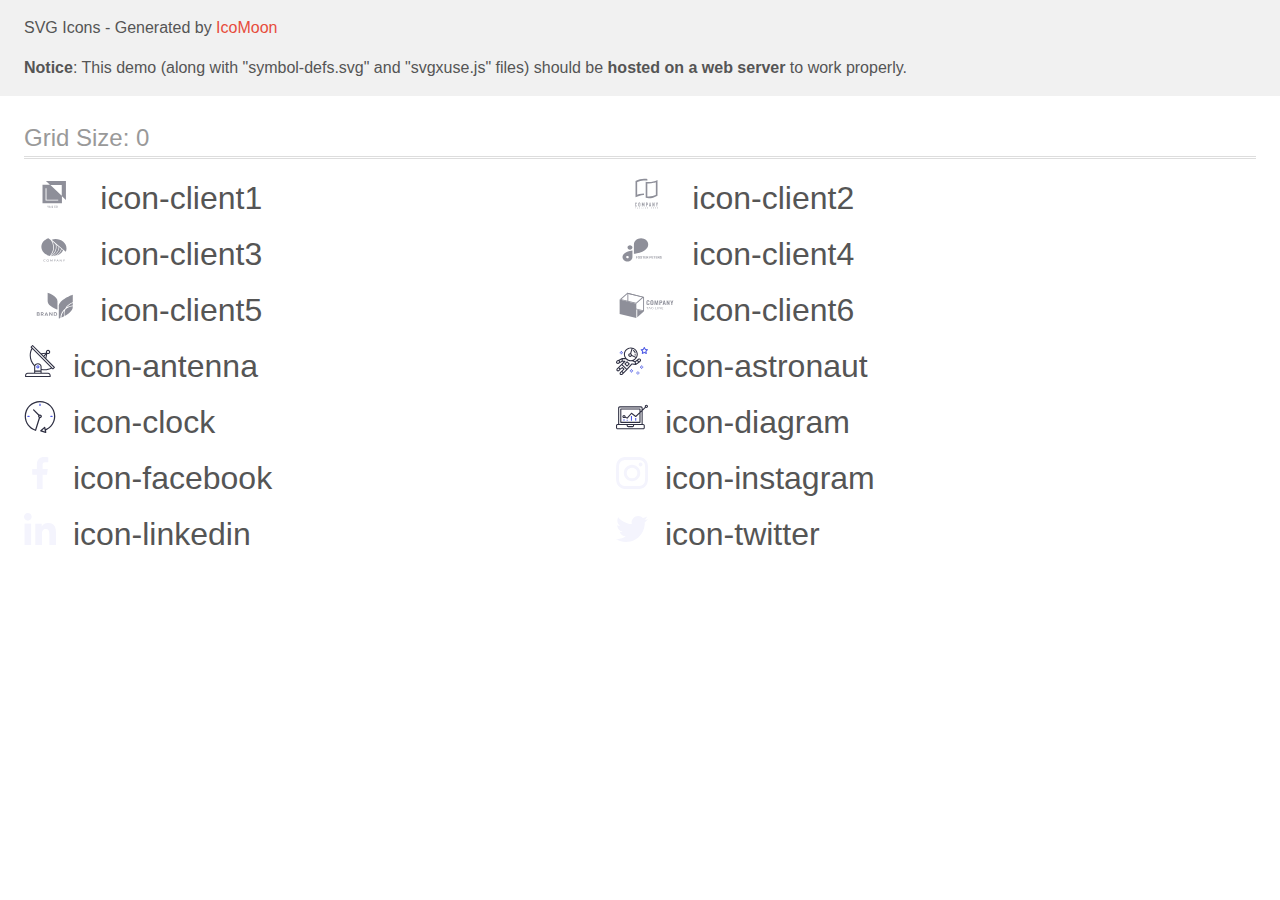
<file: images/svg/icomoon/demo-external-svg.html>
<!doctype html>
<html>
<head>
    <title>IcoMoon - SVG Icons</title>
    <meta charset="utf-8">
    <meta name="viewport" content="width=device-width, initial-scale=1">
    <link rel="stylesheet" href="demo-files/demo.css">
    <link rel="stylesheet" href="style.css">
</head>
<body>
<header class="bgc1 clearfix">
<div class="mhl">
    <p>SVG Icons - Generated by <a href="https://icomoon.io/app">IcoMoon</a></p><p><strong>Notice</strong>: This demo (along with "symbol-defs.svg" and "svgxuse.js" files) should be <b>hosted on a web server</b> to work properly.</p>
</div>
</header>
    <div class="clearfix mhl ptl">
        <h1 class="mvm mtn fgc1">Grid Size: 0</h1>
        <div class="glyph fs1">
            <div class="clearfix pbs">
                <svg class="icon icon-client1"><use xlink:href="symbol-defs.svg#icon-client1"></use></svg><span class="name"> icon-client1</span>
            </div>
        </div>
        <div class="glyph fs1">
            <div class="clearfix pbs">
                <svg class="icon icon-client2"><use xlink:href="symbol-defs.svg#icon-client2"></use></svg><span class="name"> icon-client2</span>
            </div>
        </div>
        <div class="glyph fs1">
            <div class="clearfix pbs">
                <svg class="icon icon-client3"><use xlink:href="symbol-defs.svg#icon-client3"></use></svg><span class="name"> icon-client3</span>
            </div>
        </div>
        <div class="glyph fs1">
            <div class="clearfix pbs">
                <svg class="icon icon-client4"><use xlink:href="symbol-defs.svg#icon-client4"></use></svg><span class="name"> icon-client4</span>
            </div>
        </div>
        <div class="glyph fs1">
            <div class="clearfix pbs">
                <svg class="icon icon-client5"><use xlink:href="symbol-defs.svg#icon-client5"></use></svg><span class="name"> icon-client5</span>
            </div>
        </div>
        <div class="glyph fs1">
            <div class="clearfix pbs">
                <svg class="icon icon-client6"><use xlink:href="symbol-defs.svg#icon-client6"></use></svg><span class="name"> icon-client6</span>
            </div>
        </div>
        <div class="glyph fs1">
            <div class="clearfix pbs">
                <svg class="icon icon-antenna"><use xlink:href="symbol-defs.svg#icon-antenna"></use></svg><span class="name"> icon-antenna</span>
            </div>
        </div>
        <div class="glyph fs1">
            <div class="clearfix pbs">
                <svg class="icon icon-astronaut"><use xlink:href="symbol-defs.svg#icon-astronaut"></use></svg><span class="name"> icon-astronaut</span>
            </div>
        </div>
        <div class="glyph fs1">
            <div class="clearfix pbs">
                <svg class="icon icon-clock"><use xlink:href="symbol-defs.svg#icon-clock"></use></svg><span class="name"> icon-clock</span>
            </div>
        </div>
        <div class="glyph fs1">
            <div class="clearfix pbs">
                <svg class="icon icon-diagram"><use xlink:href="symbol-defs.svg#icon-diagram"></use></svg><span class="name"> icon-diagram</span>
            </div>
        </div>
        <div class="glyph fs1">
            <div class="clearfix pbs">
                <svg class="icon icon-facebook"><use xlink:href="symbol-defs.svg#icon-facebook"></use></svg><span class="name"> icon-facebook</span>
            </div>
        </div>
        <div class="glyph fs1">
            <div class="clearfix pbs">
                <svg class="icon icon-instagram"><use xlink:href="symbol-defs.svg#icon-instagram"></use></svg><span class="name"> icon-instagram</span>
            </div>
        </div>
        <div class="glyph fs1">
            <div class="clearfix pbs">
                <svg class="icon icon-linkedin"><use xlink:href="symbol-defs.svg#icon-linkedin"></use></svg><span class="name"> icon-linkedin</span>
            </div>
        </div>
        <div class="glyph fs1">
            <div class="clearfix pbs">
                <svg class="icon icon-twitter"><use xlink:href="symbol-defs.svg#icon-twitter"></use></svg><span class="name"> icon-twitter</span>
            </div>
        </div>
  </div>
<script defer src="svgxuse.js"></script>
</body>
</html>
</file>
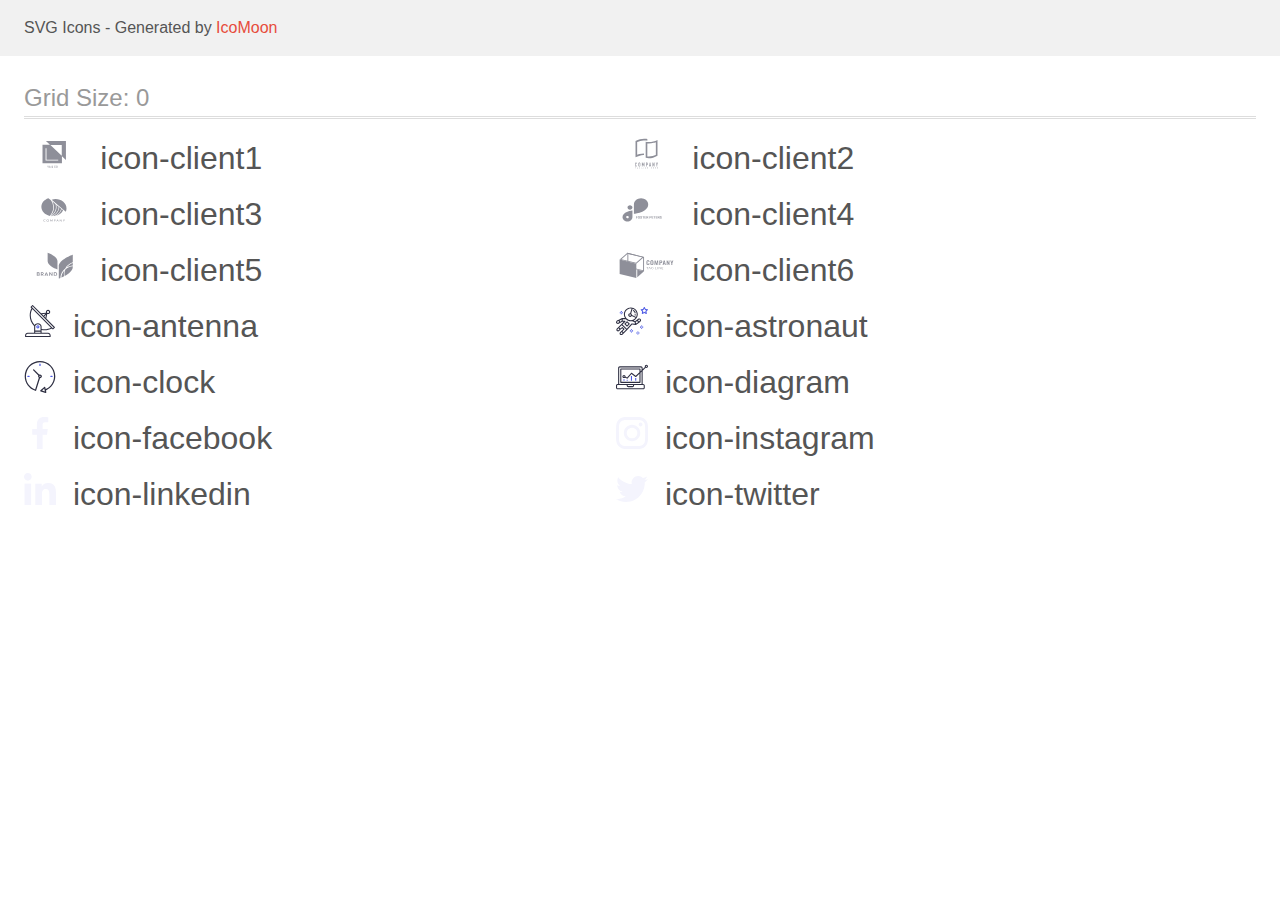
<file: images/svg/icomoon/demo.html>
<!doctype html>
<html>
<head>
    <title>IcoMoon - SVG Icons</title>
    <meta charset="utf-8">
    <meta name="viewport" content="width=device-width, initial-scale=1">
    <link rel="stylesheet" href="demo-files/demo.css">
    <link rel="stylesheet" href="style.css">
</head>
<body>
<svg aria-hidden="true" style="position: absolute; width: 0; height: 0; overflow: hidden;" version="1.1" xmlns="http://www.w3.org/2000/svg" xmlns:xlink="http://www.w3.org/1999/xlink">
<defs>
<symbol id="icon-client1" viewBox="0 0 59 32">
<path fill="#8e8f99" style="fill: var(--color1, #8e8f99)" d="M21.714 4l4.004 3.815-7.433-0.004v18.51h19.429v-7.077l4 3.811v-19.054h-20zM37.538 18.796l-11.354-10.817h11.354v10.817zM34.013 23.613h-12.653v-12.449h0.894v11.606h11.759v0.843zM23.883 29.749l-0.472-0.97h-0.389l0.684 1.284v0.748h0.353v-0.748l0.684-1.284h-0.388l-0.472 0.97zM25.622 28.78h0.084l0.767 2.031h-0.368l-0.164-0.476h-0.786l-0.164 0.476h-0.367l0.765-2.031h0.234zM25.249 30.058h0.595l-0.298-0.862-0.297 0.862zM27.704 29.721c-0.015-0.020-0.030-0.038-0.044-0.057-0.052-0.069-0.093-0.135-0.121-0.2s-0.043-0.132-0.043-0.201c0-0.106 0.022-0.197 0.066-0.273s0.106-0.135 0.186-0.176c0.080-0.042 0.173-0.063 0.28-0.063 0.103 0 0.192 0.021 0.266 0.063 0.075 0.041 0.133 0.095 0.173 0.163s0.061 0.142 0.061 0.223c0 0.064-0.012 0.123-0.035 0.176s-0.055 0.101-0.096 0.145c-0.041 0.044-0.088 0.085-0.142 0.124l-0.141 0.103 0.402 0.475c0.013-0.026 0.025-0.053 0.036-0.082 0.034-0.089 0.052-0.188 0.052-0.297h0.29c0 0.099-0.010 0.192-0.029 0.28s-0.049 0.17-0.091 0.245c-0.017 0.031-0.036 0.061-0.058 0.090l0.298 0.351h-0.389l-0.118-0.139c-0.064 0.049-0.133 0.086-0.208 0.114-0.099 0.035-0.204 0.053-0.315 0.053-0.135 0-0.252-0.025-0.35-0.074s-0.175-0.117-0.229-0.204c-0.053-0.087-0.080-0.186-0.080-0.297 0-0.083 0.017-0.155 0.052-0.218s0.081-0.122 0.141-0.176c0.055-0.050 0.118-0.1 0.188-0.15zM27.871 29.925l-0.042 0.031c-0.049 0.040-0.086 0.079-0.11 0.116s-0.039 0.070-0.046 0.1c-0.008 0.031-0.011 0.058-0.011 0.081 0 0.059 0.013 0.113 0.038 0.162s0.064 0.087 0.113 0.116c0.050 0.028 0.111 0.042 0.183 0.042 0.077 0 0.152-0.017 0.225-0.052 0.036-0.018 0.071-0.039 0.103-0.064l-0.452-0.532zM27.951 29.554l0.125-0.084c0.059-0.039 0.1-0.077 0.126-0.114s0.038-0.086 0.038-0.142c0-0.048-0.019-0.093-0.056-0.134s-0.090-0.061-0.158-0.061c-0.047 0-0.087 0.011-0.12 0.034s-0.057 0.050-0.074 0.087c-0.016 0.035-0.024 0.075-0.024 0.119 0 0.042 0.011 0.085 0.032 0.13s0.051 0.090 0.088 0.138c0.008 0.010 0.015 0.020 0.023 0.029zM31.505 30.15h-0.349c-0.010 0.088-0.032 0.163-0.064 0.225s-0.079 0.106-0.141 0.138c-0.061 0.032-0.142 0.047-0.241 0.047-0.082 0-0.152-0.016-0.211-0.049s-0.107-0.079-0.145-0.138c-0.037-0.059-0.065-0.131-0.084-0.213s-0.026-0.177-0.026-0.279v-0.172c0-0.108 0.010-0.204 0.029-0.287s0.051-0.156 0.091-0.213c0.040-0.058 0.090-0.101 0.149-0.131s0.129-0.045 0.209-0.045c0.098 0 0.177 0.017 0.237 0.050s0.106 0.080 0.137 0.142c0.032 0.062 0.052 0.137 0.061 0.225h0.349c-0.014-0.136-0.052-0.256-0.114-0.361s-0.148-0.187-0.259-0.247c-0.112-0.060-0.248-0.089-0.41-0.089-0.127 0-0.242 0.022-0.345 0.067s-0.188 0.109-0.261 0.194c-0.073 0.084-0.128 0.185-0.167 0.303s-0.057 0.25-0.057 0.396v0.169c0 0.146 0.019 0.278 0.056 0.396s0.093 0.219 0.165 0.303c0.072 0.083 0.158 0.147 0.258 0.192s0.213 0.067 0.339 0.067c0.164 0 0.303-0.030 0.417-0.089s0.203-0.141 0.266-0.244c0.063-0.104 0.1-0.223 0.112-0.356zM33.443 29.851v-0.112c0-0.153-0.020-0.291-0.061-0.412s-0.097-0.226-0.172-0.311c-0.074-0.087-0.163-0.152-0.266-0.197s-0.218-0.068-0.343-0.068c-0.125 0-0.239 0.023-0.342 0.068s-0.191 0.11-0.266 0.197c-0.074 0.086-0.132 0.189-0.173 0.311s-0.061 0.258-0.061 0.412v0.112c0 0.154 0.020 0.291 0.061 0.413s0.1 0.226 0.176 0.311c0.075 0.086 0.164 0.151 0.266 0.197s0.217 0.067 0.342 0.067c0.126 0 0.24-0.022 0.343-0.067s0.192-0.111 0.265-0.197c0.074-0.086 0.132-0.189 0.172-0.311s0.060-0.259 0.060-0.413zM33.092 29.737v0.114c0 0.113-0.011 0.214-0.033 0.301s-0.053 0.161-0.095 0.222c-0.042 0.059-0.093 0.105-0.153 0.135s-0.13 0.045-0.208 0.045c-0.077 0-0.146-0.015-0.206-0.045s-0.113-0.076-0.156-0.135c-0.043-0.060-0.075-0.134-0.098-0.222s-0.033-0.188-0.033-0.301v-0.114c0-0.113 0.011-0.213 0.033-0.3s0.054-0.16 0.096-0.219c0.043-0.059 0.094-0.104 0.155-0.134s0.129-0.046 0.206-0.046 0.147 0.015 0.208 0.046c0.061 0.030 0.113 0.074 0.155 0.134s0.075 0.132 0.096 0.219c0.022 0.087 0.033 0.186 0.033 0.3z"></path>
</symbol>
<symbol id="icon-client2" viewBox="0 0 59 32">
<path fill="#8e8f99" style="fill: var(--color1, #8e8f99)" d="M28.636 3.391h-0.078c-0.12-0.007-0.24-0.010-0.36-0.013v0h-0.26c-0.227 0-0.458 0.006-0.688 0.017-0.017-0.001-0.035-0.001-0.052 0-2.082 0.118-4.123 0.638-6.009 1.533l-0.247 0.119v12.652l0.578-0.196c0.507-0.174 1.048-0.331 1.607-0.477 1.512-0.388 3.065-0.595 4.626-0.615v1.662c-0.207 0.002-0.408 0.007-0.609 0.017h-0.048c-1.201 0.066-2.393 0.249-3.559 0.546-1.477 0.37-2.901 0.925-4.24 1.652v-16.227c1.39-0.811 2.888-1.42 4.448-1.809 1.37-0.354 2.778-0.535 4.192-0.541h0.244c0.292 0.007 0.577 0.020 0.844 0.041 0.705 0.049 1.404 0.161 2.089 0.333v1.636c-0.666-0.155-1.342-0.257-2.024-0.305-0.014-0.001-0.028-0.002-0.041-0.004-0.141-0.012-0.282-0.024-0.414-0.024zM31.516 5.064c0.363 0.028 0.739 0.041 1.119 0.041 1.487-0.005 2.967-0.195 4.407-0.565 1.476-0.371 2.9-0.927 4.238-1.654v15.938c-1.391 0.81-2.889 1.419-4.449 1.809-1.37 0.352-2.778 0.533-4.192 0.539-1.072 0.009-2.14-0.117-3.18-0.375v-16.041c0.246 0.057 0.499 0.109 0.756 0.153 0.422 0.071 0.867 0.123 1.301 0.155zM39.627 5.187l-0.578 0.195c-0.532 0.179-1.068 0.339-1.608 0.481-1.57 0.403-3.183 0.61-4.804 0.616-0.377 0-0.724-0.010-1.060-0.032l-0.461-0.030v13.015l0.396 0.035c0.367 0.032 0.746 0.048 1.128 0.048 1.276-0.005 2.547-0.17 3.783-0.49 1.018-0.255 2.008-0.611 2.956-1.062l0.247-0.119v-12.656z"></path>
<path fill="#8e8f99" style="fill: var(--color1, #8e8f99)" d="M20.421 25.836c-0.083-0.086-0.183-0.154-0.294-0.199s-0.23-0.066-0.349-0.061c-0.127-0.002-0.253 0.022-0.372 0.070-0.108 0.043-0.207 0.108-0.289 0.19-0.082 0.083-0.145 0.182-0.186 0.291-0.045 0.114-0.068 0.236-0.067 0.359v2.168c-0.005 0.153 0.024 0.305 0.085 0.445 0.051 0.111 0.125 0.21 0.217 0.291 0.087 0.073 0.188 0.126 0.298 0.154 0.105 0.030 0.214 0.045 0.324 0.045 0.121 0.001 0.24-0.025 0.35-0.076 0.108-0.047 0.207-0.116 0.289-0.201 0.080-0.084 0.145-0.183 0.189-0.291 0.046-0.109 0.070-0.227 0.069-0.346v-0.243h-0.567v0.193c0.002 0.066-0.010 0.132-0.033 0.193-0.018 0.046-0.047 0.088-0.082 0.122-0.035 0.028-0.075 0.050-0.119 0.062-0.038 0.013-0.078 0.020-0.119 0.020-0.051 0.006-0.102-0.002-0.149-0.022s-0.087-0.053-0.117-0.094c-0.053-0.087-0.080-0.188-0.075-0.291v-2.021c-0.004-0.112 0.020-0.223 0.069-0.324 0.029-0.046 0.071-0.082 0.12-0.105s0.104-0.032 0.157-0.025c0.049-0.002 0.097 0.008 0.141 0.030s0.082 0.053 0.112 0.092c0.063 0.083 0.097 0.186 0.094 0.291v0.187h0.561v-0.221c0.001-0.13-0.022-0.258-0.069-0.379-0.042-0.114-0.106-0.217-0.189-0.305z"></path>
<path fill="#8e8f99" style="fill: var(--color1, #8e8f99)" d="M23.788 25.811c-0.181-0.153-0.409-0.237-0.645-0.238-0.115 0-0.23 0.021-0.338 0.061-0.11 0.039-0.212 0.1-0.299 0.177-0.094 0.084-0.169 0.188-0.22 0.304-0.057 0.132-0.085 0.276-0.082 0.42v2.079c-0.004 0.146 0.024 0.292 0.082 0.426 0.051 0.112 0.126 0.211 0.22 0.291 0.087 0.080 0.188 0.143 0.299 0.183 0.108 0.040 0.223 0.061 0.338 0.061s0.23-0.021 0.338-0.061c0.113-0.041 0.217-0.103 0.306-0.183 0.090-0.081 0.163-0.18 0.214-0.291 0.058-0.134 0.086-0.279 0.082-0.426v-2.079c0.003-0.144-0.025-0.288-0.082-0.42-0.050-0.115-0.123-0.218-0.214-0.304zM23.523 28.614c0.005 0.055-0.003 0.111-0.022 0.163s-0.050 0.099-0.090 0.138c-0.075 0.063-0.169 0.097-0.267 0.097s-0.192-0.034-0.267-0.097c-0.040-0.038-0.071-0.085-0.090-0.138s-0.027-0.108-0.022-0.163v-2.079c-0.005-0.055 0.003-0.111 0.022-0.163s0.050-0.099 0.090-0.138c0.075-0.063 0.169-0.097 0.267-0.097s0.192 0.034 0.267 0.097c0.040 0.038 0.071 0.085 0.090 0.138s0.027 0.108 0.022 0.163v2.079z"></path>
<path fill="#8e8f99" style="fill: var(--color1, #8e8f99)" d="M28.21 29.543v-3.936h-0.545l-0.716 2.084h-0.010l-0.721-2.084h-0.539v3.936h0.562v-2.395h0.010l0.551 1.693h0.28l0.555-1.693h0.010v2.395h0.562z"></path>
<path fill="#8e8f99" style="fill: var(--color1, #8e8f99)" d="M31.405 25.882c-0.087-0.097-0.196-0.171-0.318-0.215-0.132-0.043-0.269-0.063-0.408-0.061h-0.835v3.936h0.561v-1.537h0.289c0.175 0.008 0.349-0.029 0.506-0.108 0.128-0.071 0.234-0.175 0.308-0.301 0.065-0.105 0.109-0.221 0.129-0.343 0.022-0.148 0.032-0.298 0.030-0.448 0.006-0.189-0.013-0.378-0.055-0.562-0.037-0.136-0.108-0.261-0.207-0.362zM31.116 27.082c-0.002 0.071-0.020 0.141-0.052 0.205-0.032 0.061-0.083 0.109-0.145 0.138-0.083 0.037-0.174 0.054-0.265 0.049h-0.256v-1.338h0.289c0.087-0.004 0.174 0.013 0.253 0.049 0.058 0.033 0.104 0.084 0.132 0.145 0.031 0.069 0.047 0.144 0.049 0.219 0 0.083 0 0.17 0 0.262s0.006 0.186 0 0.27h-0.006z"></path>
<path fill="#8e8f99" style="fill: var(--color1, #8e8f99)" d="M34.062 25.606h-0.46l-0.867 3.936h0.561l0.165-0.846h0.765l0.165 0.846h0.561l-0.889-3.936zM33.544 28.161l0.276-1.427h0.010l0.275 1.427h-0.561z"></path>
<path fill="#8e8f99" style="fill: var(--color1, #8e8f99)" d="M37.686 27.978h-0.010l-0.847-2.371h-0.539v3.936h0.561v-2.367h0.012l0.857 2.367h0.528v-3.936h-0.561v2.371z"></path>
<path fill="#8e8f99" style="fill: var(--color1, #8e8f99)" d="M41.113 25.606l-0.451 1.565h-0.012l-0.451-1.565h-0.594l0.77 2.273v1.664h0.561v-1.664l0.77-2.273h-0.594z"></path>
<path fill="#8e8f99" style="fill: var(--color1, #8e8f99)" d="M18.857 30.654h0.27v0.759h0.184v-0.759h0.269v-0.155h-0.723v0.155z"></path>
<path fill="#8e8f99" style="fill: var(--color1, #8e8f99)" d="M21.13 30.498l-0.354 0.914h0.195l0.075-0.208h0.364l0.078 0.208h0.2l-0.363-0.914h-0.195zM21.101 31.051l0.124-0.339 0.124 0.339h-0.249z"></path>
<path fill="#8e8f99" style="fill: var(--color1, #8e8f99)" d="M23.376 31.076h0.211v0.118c-0.062 0.049-0.138 0.076-0.217 0.077-0.037 0.002-0.074-0.005-0.107-0.020s-0.063-0.038-0.086-0.067c-0.048-0.070-0.072-0.154-0.068-0.238 0-0.203 0.088-0.305 0.263-0.305 0.046-0.005 0.092 0.008 0.13 0.034s0.065 0.066 0.077 0.111l0.181-0.035c-0.039-0.179-0.168-0.269-0.387-0.269-0.117-0.003-0.232 0.039-0.319 0.118-0.046 0.045-0.082 0.1-0.104 0.161s-0.032 0.126-0.027 0.19c-0.005 0.125 0.036 0.248 0.117 0.343 0.045 0.046 0.099 0.082 0.159 0.105s0.124 0.033 0.188 0.029c0.143 0.004 0.282-0.048 0.387-0.145v-0.36h-0.396v0.154z"></path>
<path fill="#8e8f99" style="fill: var(--color1, #8e8f99)" d="M25.67 30.498h-0.185v0.914h0.64v-0.155h-0.455v-0.759z"></path>
<path fill="#8e8f99" style="fill: var(--color1, #8e8f99)" d="M27.61 30.498h-0.185v0.914h0.185v-0.914z"></path>
<path fill="#8e8f99" style="fill: var(--color1, #8e8f99)" d="M29.507 31.109l-0.374-0.61h-0.179v0.914h0.172v-0.597l0.367 0.597h0.184v-0.914h-0.169v0.61z"></path>
<path fill="#8e8f99" style="fill: var(--color1, #8e8f99)" d="M31.221 31.010h0.455v-0.155h-0.455v-0.201h0.49v-0.155h-0.675v0.914h0.694v-0.155h-0.509v-0.247z"></path>
<path fill="#8e8f99" style="fill: var(--color1, #8e8f99)" d="M35.378 30.859h-0.36v-0.36h-0.184v0.914h0.184v-0.4h0.36v0.4h0.184v-0.914h-0.184v0.36z"></path>
<path fill="#8e8f99" style="fill: var(--color1, #8e8f99)" d="M37.103 31.010h0.457v-0.155h-0.457v-0.201h0.492v-0.155h-0.675v0.914h0.692v-0.155h-0.509v-0.247z"></path>
<path fill="#8e8f99" style="fill: var(--color1, #8e8f99)" d="M39.442 31.010c0.159-0.025 0.24-0.109 0.24-0.254 0.005-0.039-0.001-0.078-0.017-0.114s-0.041-0.067-0.073-0.089c-0.083-0.042-0.175-0.060-0.267-0.054h-0.387v0.914h0.184v-0.382h0.036c0.039-0.002 0.078 0.005 0.114 0.020 0.027 0.017 0.049 0.040 0.065 0.067l0.2 0.291h0.22l-0.111-0.179c-0.049-0.088-0.119-0.163-0.202-0.219zM39.257 30.884h-0.136v-0.23h0.145c0.063-0.005 0.126 0.002 0.187 0.022 0.013 0.012 0.024 0.026 0.031 0.043s0.010 0.034 0.009 0.052c-0.001 0.018-0.006 0.035-0.014 0.051s-0.020 0.029-0.035 0.040c-0.060 0.018-0.124 0.026-0.187 0.022z"></path>
<path fill="#8e8f99" style="fill: var(--color1, #8e8f99)" d="M41.206 31.010h0.455v-0.155h-0.455v-0.201h0.492v-0.155h-0.676v0.914h0.694v-0.155h-0.509v-0.247z"></path>
</symbol>
<symbol id="icon-client3" viewBox="0 0 59 32">
<path fill="#8e8f99" style="fill: var(--color1, #8e8f99)" d="M21.034 28.128c0.009 0 0.018 0.002 0.027 0.005s0.016 0.008 0.022 0.014l0.126 0.119c-0.098 0.096-0.219 0.173-0.355 0.225-0.159 0.057-0.331 0.085-0.503 0.081-0.162 0.003-0.323-0.023-0.473-0.076-0.135-0.048-0.257-0.121-0.357-0.213-0.102-0.095-0.18-0.207-0.23-0.329-0.055-0.136-0.082-0.278-0.080-0.422-0.002-0.144 0.027-0.288 0.087-0.423 0.055-0.122 0.138-0.234 0.244-0.329 0.108-0.093 0.237-0.166 0.379-0.214 0.155-0.051 0.321-0.077 0.487-0.076 0.155-0.003 0.309 0.020 0.453 0.069 0.125 0.046 0.24 0.111 0.339 0.19l-0.106 0.127c-0.007 0.009-0.016 0.017-0.027 0.023-0.012 0.007-0.028 0.011-0.043 0.009-0.016-0.001-0.032-0.006-0.046-0.014l-0.057-0.034-0.079-0.043c-0.034-0.016-0.069-0.030-0.106-0.042-0.047-0.014-0.095-0.026-0.144-0.034-0.062-0.010-0.125-0.014-0.188-0.014-0.12-0.001-0.239 0.018-0.35 0.057-0.104 0.036-0.197 0.090-0.274 0.159-0.079 0.073-0.139 0.16-0.178 0.253-0.044 0.107-0.066 0.22-0.065 0.334-0.002 0.116 0.020 0.23 0.065 0.34 0.038 0.093 0.098 0.179 0.175 0.252 0.072 0.068 0.162 0.122 0.262 0.156 0.103 0.036 0.213 0.055 0.325 0.054 0.064 0.001 0.129-0.003 0.192-0.011 0.104-0.011 0.204-0.042 0.292-0.090 0.044-0.025 0.086-0.053 0.125-0.084 0.016-0.013 0.038-0.021 0.060-0.022z"></path>
<path fill="#8e8f99" style="fill: var(--color1, #8e8f99)" d="M24.678 27.532c0.002 0.143-0.027 0.285-0.085 0.419-0.051 0.122-0.132 0.233-0.238 0.326s-0.232 0.166-0.373 0.214c-0.309 0.101-0.65 0.101-0.959 0-0.14-0.049-0.266-0.122-0.371-0.214-0.105-0.095-0.187-0.206-0.24-0.329-0.114-0.271-0.114-0.568 0-0.84 0.054-0.122 0.135-0.235 0.24-0.33 0.106-0.090 0.232-0.16 0.371-0.206 0.308-0.102 0.651-0.102 0.959 0 0.14 0.049 0.267 0.122 0.372 0.214 0.104 0.094 0.185 0.204 0.238 0.325 0.058 0.135 0.087 0.278 0.085 0.422zM24.347 27.532c0.002-0.114-0.018-0.228-0.060-0.337-0.035-0.093-0.093-0.179-0.169-0.252-0.074-0.069-0.165-0.124-0.267-0.159-0.224-0.074-0.473-0.074-0.697 0-0.102 0.035-0.193 0.090-0.267 0.159-0.077 0.073-0.135 0.159-0.17 0.252-0.080 0.219-0.080 0.454 0 0.674 0.036 0.093 0.094 0.179 0.17 0.252 0.074 0.069 0.165 0.123 0.267 0.158 0.225 0.072 0.472 0.072 0.697 0 0.102-0.035 0.192-0.089 0.267-0.158 0.076-0.073 0.133-0.159 0.169-0.252 0.042-0.109 0.063-0.223 0.060-0.337z"></path>
<path fill="#8e8f99" style="fill: var(--color1, #8e8f99)" d="M27.164 27.885l0.033 0.076c0.013-0.027 0.024-0.051 0.036-0.076s0.026-0.050 0.041-0.074l0.806-1.252c0.016-0.022 0.030-0.035 0.046-0.039 0.021-0.006 0.044-0.008 0.066-0.007h0.238v2.036h-0.282v-1.497c0-0.019 0-0.040 0-0.063-0.002-0.023-0.002-0.047 0-0.070l-0.811 1.269c-0.010 0.019-0.027 0.035-0.047 0.046s-0.045 0.017-0.069 0.017h-0.046c-0.025 0-0.049-0.006-0.069-0.017s-0.037-0.027-0.047-0.047l-0.834-1.277c0 0.024 0 0.049 0 0.073s0 0.046 0 0.065v1.497h-0.273v-2.032h0.238c0.022-0.001 0.045 0.001 0.066 0.007 0.020 0.008 0.035 0.022 0.044 0.039l0.823 1.253c0.016 0.023 0.030 0.047 0.041 0.073z"></path>
<path fill="#8e8f99" style="fill: var(--color1, #8e8f99)" d="M30.197 27.784v0.763h-0.316v-2.034h0.704c0.133-0.002 0.265 0.013 0.393 0.044 0.102 0.025 0.197 0.068 0.278 0.127 0.070 0.055 0.124 0.123 0.158 0.199 0.037 0.083 0.055 0.171 0.054 0.26 0.001 0.089-0.018 0.178-0.058 0.26-0.038 0.078-0.096 0.148-0.17 0.203-0.081 0.061-0.176 0.107-0.279 0.135-0.123 0.034-0.251 0.049-0.38 0.047l-0.382-0.005zM30.197 27.566h0.382c0.083 0.001 0.165-0.010 0.244-0.031 0.065-0.019 0.125-0.049 0.177-0.088 0.047-0.037 0.084-0.083 0.107-0.135 0.026-0.054 0.039-0.113 0.038-0.171 0.004-0.057-0.007-0.113-0.032-0.166s-0.062-0.1-0.11-0.139c-0.12-0.080-0.272-0.119-0.424-0.109h-0.382v0.838z"></path>
<path fill="#8e8f99" style="fill: var(--color1, #8e8f99)" d="M34.437 28.549h-0.249c-0.025 0.001-0.050-0.006-0.069-0.019-0.018-0.013-0.032-0.029-0.041-0.047l-0.215-0.492h-1.077l-0.222 0.492c-0.008 0.018-0.022 0.034-0.039 0.046-0.020 0.014-0.045 0.021-0.071 0.020h-0.249l0.946-2.036h0.328l0.959 2.036zM32.875 27.793h0.89l-0.375-0.829c-0.029-0.062-0.052-0.126-0.071-0.191l-0.036 0.106c-0.011 0.032-0.024 0.062-0.035 0.086l-0.372 0.828z"></path>
<path fill="#8e8f99" style="fill: var(--color1, #8e8f99)" d="M35.8 26.522c0.019 0.009 0.035 0.021 0.047 0.036l1.38 1.535c0-0.024 0-0.049 0-0.071s0-0.046 0-0.067v-1.442h0.282v2.036h-0.158c-0.022 0.001-0.045-0.004-0.065-0.012-0.020-0.010-0.037-0.023-0.050-0.038l-1.379-1.534c0.002 0.023 0.002 0.047 0 0.070 0 0.023 0 0.043 0 0.062v1.452h-0.282v-2.036h0.167c0.020-0 0.039 0.003 0.057 0.009z"></path>
<path fill="#8e8f99" style="fill: var(--color1, #8e8f99)" d="M39.834 27.739v0.809h-0.316v-0.809l-0.872-1.226h0.282c0.024-0.001 0.048 0.005 0.068 0.018 0.017 0.013 0.032 0.029 0.043 0.046l0.546 0.791c0.022 0.034 0.041 0.065 0.057 0.094s0.028 0.058 0.039 0.086l0.041-0.088c0.015-0.032 0.033-0.063 0.054-0.093l0.538-0.797c0.011-0.016 0.025-0.030 0.041-0.043 0.019-0.014 0.043-0.021 0.068-0.020h0.285l-0.874 1.232z"></path>
<path fill="#8e8f99" style="fill: var(--color1, #8e8f99)" d="M27.008 23.095c0.137 0.015 0.276 0.027 0.416 0.038 2.128-0.813 3.929-2.145 5.176-3.828s1.887-3.643 1.838-5.634l-2.346-2.004c0.477 2.12 0.254 4.313-0.644 6.331s-2.436 3.783-4.441 5.098z"></path>
<path fill="#8e8f99" style="fill: var(--color1, #8e8f99)" d="M26.17 23.002l0.063 0.011c2.143-1.31 3.776-3.138 4.69-5.25s1.064-4.408 0.433-6.594l-3.341-2.854c1.351 2.346 1.895 4.972 1.568 7.572s-1.511 5.067-3.414 7.115z"></path>
<path fill="#8e8f99" style="fill: var(--color1, #8e8f99)" d="M37.5 16.024c-0.568 2.188-1.946 4.162-3.931 5.628-0.58 0.43-1.205 0.814-1.868 1.145 1.616-0.406 3.102-1.123 4.342-2.097s2.202-2.178 2.812-3.52l-1.355-1.156z"></path>
<path fill="#8e8f99" style="fill: var(--color1, #8e8f99)" d="M36.968 15.702l-1.929-1.648c-0.037 1.879-0.662 3.716-1.811 5.318s-2.779 2.914-4.721 3.796h0.009c0.433-0 0.865-0.022 1.295-0.066 1.815-0.633 3.418-1.64 4.667-2.931s2.104-2.826 2.489-4.469z"></path>
<path fill="#8e8f99" style="fill: var(--color1, #8e8f99)" d="M26.449 7.112l-2.301-1.969c-2.057 0.679-3.827 1.873-5.077 3.426s-1.922 3.392-1.928 5.276v0c0.008 2.082 0.828 4.103 2.331 5.742s3.603 2.803 5.967 3.308c2.111-2.197 3.346-4.912 3.528-7.75s-0.701-5.652-2.52-8.032z"></path>
<path fill="#8e8f99" style="fill: var(--color1, #8e8f99)" d="M42.286 15.399c-0.008-2.47-1.161-4.838-3.205-6.585s-4.815-2.731-7.707-2.739c-1.336-0.001-2.661 0.21-3.907 0.621l14.090 12.039c0.482-1.064 0.73-2.196 0.729-3.337z"></path>
</symbol>
<symbol id="icon-client4" viewBox="0 0 59 32">
<path fill="#8e8f99" style="fill: var(--color1, #8e8f99)" d="M13.759 12.296h-0.002c-1.363 0-2.468 0.996-2.468 2.225v0.002c0 1.229 1.105 2.225 2.468 2.225h0.002c1.363 0 2.468-0.996 2.468-2.225v-0.002c0-1.229-1.105-2.225-2.468-2.225z"></path>
<path fill="#8e8f99" style="fill: var(--color1, #8e8f99)" d="M31.978 11.585c-0.004-1.707-0.758-3.343-2.096-4.551s-3.153-1.887-5.047-1.891v0c-1.894 0.003-3.709 0.683-5.049 1.89s-2.094 2.844-2.098 4.552v9.414c0 0 14.288-1.435 14.289-9.412v-0.001z"></path>
<path fill="#8e8f99" style="fill: var(--color1, #8e8f99)" d="M6.286 24.088c0.003 1.188 0.528 2.326 1.46 3.166s2.194 1.314 3.511 1.317c1.317-0.003 2.579-0.477 3.511-1.317s1.456-1.978 1.46-3.165v-6.55c0 0-9.942 0.999-9.942 6.549zM11.257 25.262c-0.258 0-0.509-0.069-0.723-0.198s-0.381-0.312-0.479-0.527-0.124-0.45-0.074-0.678c0.050-0.228 0.174-0.437 0.356-0.601s0.414-0.276 0.666-0.321c0.252-0.045 0.514-0.022 0.752 0.067s0.441 0.239 0.584 0.432c0.143 0.193 0.219 0.42 0.219 0.652 0.001 0.154-0.033 0.308-0.098 0.451s-0.161 0.273-0.282 0.382c-0.121 0.109-0.265 0.196-0.423 0.256s-0.328 0.090-0.499 0.090v-0.004z"></path>
<path fill="#8e8f99" style="fill: var(--color1, #8e8f99)" d="M20.348 23.151v2.438h-0.502v-2.438h0.502zM21.319 24.193v0.392h-1.108v-0.392h1.108zM21.436 23.151v0.393h-1.225v-0.393h1.225zM23.73 24.313v0.116c0 0.185-0.025 0.352-0.075 0.499s-0.121 0.273-0.213 0.377c-0.091 0.103-0.201 0.181-0.328 0.236-0.126 0.055-0.266 0.082-0.42 0.082-0.153 0-0.293-0.027-0.42-0.082-0.126-0.055-0.235-0.133-0.328-0.236-0.093-0.104-0.165-0.229-0.216-0.377-0.050-0.147-0.075-0.314-0.075-0.499v-0.116c0-0.186 0.025-0.353 0.075-0.499 0.050-0.147 0.121-0.273 0.213-0.377 0.093-0.104 0.202-0.183 0.328-0.238 0.127-0.055 0.267-0.082 0.42-0.082 0.154 0 0.294 0.027 0.42 0.082 0.127 0.055 0.237 0.134 0.328 0.238 0.093 0.104 0.164 0.229 0.214 0.377 0.051 0.146 0.077 0.312 0.077 0.499zM23.222 24.429v-0.119c0-0.13-0.012-0.243-0.035-0.342s-0.058-0.181-0.104-0.248-0.102-0.117-0.167-0.151c-0.066-0.035-0.141-0.052-0.226-0.052s-0.16 0.017-0.226 0.052c-0.065 0.034-0.12 0.084-0.166 0.151-0.045 0.067-0.079 0.15-0.102 0.248s-0.035 0.212-0.035 0.342v0.119c0 0.128 0.012 0.242 0.035 0.341 0.023 0.098 0.058 0.181 0.104 0.249 0.046 0.067 0.102 0.118 0.167 0.152s0.141 0.052 0.226 0.052c0.085 0 0.16-0.017 0.226-0.052s0.121-0.085 0.166-0.152c0.045-0.068 0.079-0.151 0.102-0.249 0.023-0.099 0.035-0.213 0.035-0.341zM25.36 24.951c0-0.044-0.007-0.083-0.020-0.117-0.012-0.036-0.036-0.068-0.070-0.097-0.035-0.030-0.083-0.060-0.146-0.089s-0.143-0.059-0.243-0.090c-0.11-0.036-0.215-0.076-0.315-0.121-0.098-0.045-0.185-0.096-0.261-0.156-0.075-0.060-0.134-0.13-0.177-0.209-0.042-0.079-0.064-0.171-0.064-0.276 0-0.102 0.022-0.194 0.067-0.276 0.045-0.084 0.107-0.155 0.188-0.214 0.080-0.060 0.175-0.107 0.285-0.139 0.11-0.032 0.232-0.049 0.363-0.049 0.18 0 0.337 0.032 0.47 0.097s0.238 0.154 0.311 0.266c0.075 0.113 0.112 0.242 0.112 0.387h-0.499c0-0.071-0.015-0.134-0.045-0.188-0.029-0.055-0.074-0.098-0.134-0.129-0.059-0.031-0.134-0.047-0.224-0.047-0.087 0-0.16 0.013-0.218 0.040-0.058 0.026-0.102 0.061-0.131 0.105-0.029 0.044-0.044 0.093-0.044 0.147 0 0.041 0.010 0.079 0.030 0.112 0.021 0.034 0.052 0.065 0.094 0.094s0.092 0.056 0.152 0.082c0.060 0.026 0.13 0.051 0.209 0.075 0.133 0.040 0.249 0.085 0.35 0.136 0.102 0.050 0.186 0.107 0.254 0.169s0.119 0.133 0.154 0.213c0.035 0.079 0.052 0.169 0.052 0.27 0 0.106-0.021 0.201-0.062 0.285s-0.101 0.155-0.179 0.213c-0.078 0.058-0.171 0.102-0.28 0.132s-0.229 0.045-0.363 0.045c-0.12 0-0.239-0.016-0.357-0.047-0.117-0.032-0.224-0.081-0.32-0.146-0.095-0.065-0.171-0.147-0.228-0.248s-0.085-0.219-0.085-0.357h0.504c0 0.076 0.012 0.14 0.035 0.192s0.056 0.095 0.099 0.127c0.044 0.032 0.095 0.056 0.154 0.070 0.060 0.015 0.126 0.022 0.198 0.022 0.087 0 0.158-0.012 0.214-0.037 0.057-0.025 0.099-0.059 0.126-0.102 0.028-0.044 0.042-0.093 0.042-0.147zM27.294 23.151v2.438h-0.501v-2.438h0.501zM28.044 23.151v0.393h-1.989v-0.393h1.989zM29.966 25.197v0.392h-1.297v-0.392h1.297zM28.832 23.151v2.438h-0.502v-2.438h0.502zM29.797 24.144v0.382h-1.128v-0.382h1.128zM29.964 23.151v0.393h-1.296v-0.393h1.296zM30.259 23.151h0.909c0.186 0 0.346 0.028 0.48 0.084 0.135 0.056 0.239 0.138 0.311 0.248s0.109 0.244 0.109 0.403c0 0.131-0.022 0.243-0.067 0.337-0.044 0.093-0.105 0.17-0.186 0.233-0.079 0.061-0.172 0.11-0.28 0.147l-0.159 0.084h-0.79l-0.003-0.392h0.588c0.088 0 0.161-0.016 0.219-0.047s0.102-0.075 0.131-0.131c0.030-0.056 0.045-0.12 0.045-0.194 0-0.078-0.015-0.146-0.044-0.203s-0.073-0.1-0.132-0.131-0.133-0.045-0.223-0.045h-0.407v2.044h-0.502v-2.438zM31.621 25.589l-0.556-1.086 0.531-0.003 0.562 1.066v0.023h-0.537zM34.258 24.72h-0.621v-0.392h0.621c0.096 0 0.174-0.016 0.234-0.047 0.060-0.032 0.104-0.077 0.132-0.134s0.042-0.121 0.042-0.192c0-0.073-0.014-0.14-0.042-0.203s-0.072-0.113-0.132-0.151-0.138-0.057-0.234-0.057h-0.447v2.044h-0.502v-2.438h0.949c0.191 0 0.354 0.035 0.49 0.104 0.137 0.068 0.242 0.162 0.315 0.283s0.109 0.258 0.109 0.413c0 0.157-0.036 0.294-0.109 0.408s-0.177 0.204-0.315 0.266c-0.136 0.062-0.3 0.094-0.49 0.094zM37.154 25.197v0.392h-1.297v-0.392h1.297zM36.021 23.151v2.438h-0.502v-2.438h0.502zM36.985 24.144v0.382h-1.128v-0.382h1.128zM37.153 23.151v0.393h-1.296v-0.393h1.296zM38.571 23.151v2.438h-0.501v-2.438h0.501zM39.321 23.151v0.393h-1.989v-0.393h1.989zM41.242 25.197v0.392h-1.297v-0.392h1.297zM40.109 23.151v2.438h-0.502v-2.438h0.502zM41.073 24.144v0.382h-1.128v-0.382h1.128zM41.241 23.151v0.393h-1.296v-0.393h1.296zM41.535 23.151h0.909c0.186 0 0.347 0.028 0.48 0.084 0.135 0.056 0.239 0.138 0.311 0.248s0.109 0.244 0.109 0.403c0 0.131-0.022 0.243-0.067 0.337-0.044 0.093-0.105 0.17-0.186 0.233-0.079 0.061-0.172 0.11-0.28 0.147l-0.159 0.084h-0.79l-0.003-0.392h0.588c0.088 0 0.161-0.016 0.219-0.047s0.102-0.075 0.131-0.131c0.030-0.056 0.045-0.12 0.045-0.194 0-0.078-0.014-0.146-0.044-0.203s-0.073-0.1-0.132-0.131c-0.059-0.030-0.133-0.045-0.223-0.045h-0.407v2.044h-0.502v-2.438zM42.898 25.589l-0.556-1.086 0.531-0.003 0.563 1.066v0.023h-0.537zM45.001 24.951c0-0.044-0.007-0.083-0.020-0.117-0.012-0.036-0.036-0.068-0.070-0.097-0.035-0.030-0.083-0.060-0.146-0.089s-0.143-0.059-0.243-0.090c-0.111-0.036-0.215-0.076-0.315-0.121-0.098-0.045-0.185-0.096-0.261-0.156-0.075-0.060-0.134-0.13-0.178-0.209-0.042-0.079-0.064-0.171-0.064-0.276 0-0.102 0.022-0.194 0.067-0.276 0.045-0.084 0.107-0.155 0.188-0.214 0.080-0.060 0.175-0.107 0.285-0.139 0.111-0.032 0.232-0.049 0.363-0.049 0.18 0 0.337 0.032 0.47 0.097s0.238 0.154 0.311 0.266c0.075 0.113 0.112 0.242 0.112 0.387h-0.499c0-0.071-0.015-0.134-0.045-0.188-0.029-0.055-0.074-0.098-0.134-0.129-0.059-0.031-0.134-0.047-0.224-0.047-0.087 0-0.16 0.013-0.218 0.040-0.058 0.026-0.102 0.061-0.131 0.105-0.029 0.044-0.044 0.093-0.044 0.147 0 0.041 0.010 0.079 0.030 0.112 0.021 0.034 0.052 0.065 0.094 0.094s0.092 0.056 0.152 0.082c0.060 0.026 0.13 0.051 0.209 0.075 0.133 0.040 0.249 0.085 0.35 0.136 0.102 0.050 0.186 0.107 0.254 0.169s0.119 0.133 0.154 0.213c0.035 0.079 0.052 0.169 0.052 0.27 0 0.106-0.021 0.201-0.062 0.285s-0.101 0.155-0.179 0.213c-0.078 0.058-0.171 0.102-0.28 0.132s-0.229 0.045-0.363 0.045c-0.12 0-0.239-0.016-0.357-0.047-0.117-0.032-0.224-0.081-0.32-0.146-0.095-0.065-0.171-0.147-0.228-0.248s-0.085-0.219-0.085-0.357h0.504c0 0.076 0.012 0.14 0.035 0.192s0.056 0.095 0.099 0.127c0.044 0.032 0.095 0.056 0.154 0.070 0.060 0.015 0.126 0.022 0.198 0.022 0.087 0 0.158-0.012 0.214-0.037 0.057-0.025 0.099-0.059 0.126-0.102 0.028-0.044 0.042-0.093 0.042-0.147z"></path>
</symbol>
<symbol id="icon-client5" viewBox="0 0 59 32">
<path fill="#8e8f99" style="fill: var(--color1, #8e8f99)" d="M15.31 25.356c0.14 0.156 0.215 0.352 0.211 0.553 0.007 0.131-0.019 0.262-0.075 0.383s-0.143 0.229-0.252 0.316c-0.273 0.185-0.61 0.276-0.951 0.255h-1.671v-3.504h1.637c0.323-0.019 0.644 0.063 0.907 0.233 0.106 0.080 0.189 0.18 0.245 0.294s0.080 0.238 0.073 0.361c0.010 0.193-0.058 0.383-0.19 0.536-0.127 0.139-0.303 0.236-0.498 0.274 0.222 0.036 0.422 0.143 0.565 0.3zM13.349 24.827h0.7c0.159 0.011 0.317-0.031 0.445-0.116 0.053-0.043 0.093-0.096 0.12-0.155s0.037-0.123 0.031-0.187c0.005-0.063-0.006-0.127-0.031-0.186s-0.066-0.113-0.117-0.156c-0.132-0.088-0.295-0.13-0.458-0.118h-0.688v0.919zM14.562 26.171c0.056-0.044 0.1-0.099 0.129-0.161s0.041-0.129 0.036-0.195c0.004-0.068-0.009-0.135-0.038-0.198s-0.074-0.118-0.131-0.162c-0.137-0.091-0.305-0.136-0.475-0.127h-0.734v0.964h0.744c0.167 0.009 0.333-0.034 0.47-0.122z"></path>
<path fill="#8e8f99" style="fill: var(--color1, #8e8f99)" d="M18.656 26.862l-0.911-1.369h-0.342v1.369h-0.783v-3.504h1.483c0.374-0.023 0.744 0.083 1.033 0.298 0.207 0.19 0.332 0.441 0.353 0.707s-0.066 0.529-0.242 0.743c-0.183 0.189-0.433 0.314-0.707 0.356l0.97 1.4h-0.852zM17.403 25.015h0.641c0.445 0 0.667-0.177 0.667-0.531 0.005-0.072-0.008-0.145-0.036-0.212s-0.072-0.13-0.128-0.181c-0.141-0.105-0.322-0.156-0.504-0.142h-0.648l0.008 1.067z"></path>
<path fill="#8e8f99" style="fill: var(--color1, #8e8f99)" d="M22.939 26.157h-1.561l-0.276 0.705h-0.821l1.434-3.465h0.888l1.428 3.465h-0.822l-0.27-0.705zM22.73 25.627l-0.57-1.479-0.57 1.479h1.141z"></path>
<path fill="#8e8f99" style="fill: var(--color1, #8e8f99)" d="M28.299 26.863h-0.778l-1.744-2.383v2.383h-0.776v-3.504h0.776l1.744 2.397v-2.397h0.778v3.504z"></path>
<path fill="#8e8f99" style="fill: var(--color1, #8e8f99)" d="M32.737 26.024c-0.161 0.265-0.406 0.48-0.704 0.618-0.338 0.154-0.714 0.23-1.093 0.221h-1.384v-3.504h1.384c0.378-0.009 0.754 0.065 1.093 0.216 0.298 0.135 0.543 0.348 0.704 0.611 0.16 0.285 0.243 0.6 0.243 0.919s-0.083 0.634-0.243 0.919zM31.847 25.94c0.222-0.233 0.344-0.529 0.344-0.836s-0.122-0.603-0.344-0.836c-0.268-0.211-0.618-0.318-0.974-0.298h-0.54v2.268h0.54c0.355 0.020 0.705-0.087 0.974-0.298z"></path>
<path fill="#8e8f99" style="fill: var(--color1, #8e8f99)" d="M23.425 3.867c0 0 10.038 3.412 9.825 8.349v8.351c0 0-10.031-3.413-9.821-8.351l-0.004-8.349z"></path>
<path fill="#8e8f99" style="fill: var(--color1, #8e8f99)" d="M42.194 18.611c1.896-1.175 4.089-1.902 6.378-2.116v-2.614c-2.638 0.915-4.875 2.575-6.378 4.73z"></path>
<path fill="#8e8f99" style="fill: var(--color1, #8e8f99)" d="M41.055 19.399c1.552-2.813 4.242-4.983 7.517-6.065v-7.532c0 0-14.296 4.86-13.993 11.891v11.889c0 0 0.637-0.217 1.639-0.625 0-0.38 0-0.764 0.046-1.149 0.296-3.264 2.020-6.289 4.792-8.409z"></path>
<path fill="#8e8f99" style="fill: var(--color1, #8e8f99)" d="M39.695 23.815c0.075-0.825 0.243-1.64 0.5-2.434-1.726 1.831-2.772 4.103-2.989 6.497-0.021 0.226-0.032 0.452-0.038 0.685 0.812-0.351 1.757-0.789 2.75-1.304-0.253-1.132-0.328-2.291-0.222-3.443z"></path>
<path fill="#8e8f99" style="fill: var(--color1, #8e8f99)" d="M40.264 23.858c-0.095 1.042-0.036 2.090 0.177 3.117 3.906-2.104 8.294-5.355 8.125-9.284v-0.342c-2.791 0.281-5.401 1.379-7.431 3.126-0.475 1.082-0.769 2.222-0.871 3.383z"></path>
</symbol>
<symbol id="icon-client6" viewBox="0 0 59 32">
<path fill="#8e8f99" style="fill: var(--color1, #8e8f99)" d="M30.588 15.682c-0.254-0.338-0.375-0.737-0.346-1.138v-1.65c0-0.506 0.115-0.89 0.344-1.153s0.624-0.394 1.183-0.393c0.525 0 0.898 0.112 1.119 0.336 0.24 0.286 0.358 0.635 0.331 0.987v0.388h-0.94v-0.393c0.003-0.129-0.006-0.257-0.027-0.384-0.014-0.087-0.061-0.168-0.134-0.228-0.096-0.066-0.218-0.097-0.34-0.089-0.129-0.008-0.256 0.025-0.358 0.094-0.082 0.067-0.136 0.156-0.156 0.252-0.027 0.135-0.039 0.271-0.037 0.408v2.003c-0.015 0.193 0.027 0.387 0.121 0.562 0.047 0.060 0.112 0.107 0.188 0.136s0.16 0.041 0.242 0.032c0.12 0.009 0.24-0.024 0.333-0.091 0.077-0.066 0.126-0.151 0.14-0.243 0.022-0.133 0.032-0.267 0.029-0.401v-0.406h0.94v0.371c0.026 0.367-0.088 0.732-0.325 1.038-0.216 0.245-0.584 0.368-1.125 0.368s-0.949-0.131-1.181-0.403z"></path>
<path fill="#8e8f99" style="fill: var(--color1, #8e8f99)" d="M34.501 15.699c-0.237-0.257-0.356-0.631-0.356-1.127v-1.736c0-0.49 0.119-0.861 0.356-1.113s0.634-0.377 1.191-0.376c0.553 0 0.947 0.125 1.185 0.376 0.237 0.252 0.358 0.623 0.358 1.113v1.736c0 0.49-0.121 0.866-0.362 1.125s-0.634 0.388-1.181 0.388-0.951-0.131-1.191-0.386zM36.129 15.282c0.085-0.161 0.124-0.337 0.113-0.514v-2.125c0.011-0.173-0.027-0.346-0.111-0.504-0.048-0.061-0.114-0.109-0.192-0.138s-0.164-0.040-0.248-0.030c-0.084-0.010-0.17 0-0.248 0.030s-0.145 0.077-0.193 0.138c-0.086 0.157-0.124 0.33-0.113 0.504v2.136c-0.012 0.177 0.027 0.353 0.113 0.514 0.055 0.054 0.122 0.098 0.198 0.127s0.158 0.045 0.242 0.045 0.166-0.015 0.242-0.045c0.076-0.030 0.143-0.073 0.198-0.127v-0.010z"></path>
<path fill="#8e8f99" style="fill: var(--color1, #8e8f99)" d="M38.364 11.398h1.012l0.761 3.203 0.778-3.203h0.984l0.099 4.623h-0.728l-0.078-3.213-0.751 3.213h-0.584l-0.778-3.225-0.072 3.225h-0.735l0.091-4.623z"></path>
<path fill="#8e8f99" style="fill: var(--color1, #8e8f99)" d="M43.133 11.398h1.576c0.908 0 1.362 0.438 1.362 1.313 0 0.838-0.478 1.257-1.434 1.256h-0.537v2.055h-0.973l0.006-4.623zM44.479 13.374c0.096 0.011 0.194 0.003 0.286-0.022s0.177-0.067 0.249-0.124c0.112-0.156 0.161-0.339 0.14-0.522 0.005-0.141-0.011-0.282-0.047-0.42-0.014-0.046-0.038-0.089-0.072-0.127s-0.075-0.069-0.123-0.093c-0.135-0.056-0.284-0.081-0.434-0.074h-0.377v1.382h0.377z"></path>
<path fill="#8e8f99" style="fill: var(--color1, #8e8f99)" d="M47.474 11.398h1.045l1.072 4.623h-0.907l-0.212-1.066h-0.932l-0.218 1.066h-0.92l1.072-4.623zM48.367 14.419l-0.364-1.941-0.364 1.941h0.728z"></path>
<path fill="#8e8f99" style="fill: var(--color1, #8e8f99)" d="M50.456 11.398h0.681l1.304 2.637v-2.637h0.807v4.623h-0.648l-1.311-2.753v2.753h-0.835l0.002-4.623z"></path>
<path fill="#8e8f99" style="fill: var(--color1, #8e8f99)" d="M55.139 14.258l-1.084-2.854h0.912l0.661 1.833 0.621-1.833h0.893l-1.070 2.854v1.763h-0.934v-1.763z"></path>
<path fill="#8e8f99" style="fill: var(--color1, #8e8f99)" d="M32.090 18.042v0.242h-0.794v1.879h-0.333v-1.879h-0.798v-0.242h1.924z"></path>
<path fill="#8e8f99" style="fill: var(--color1, #8e8f99)" d="M34.578 20.163h-0.257c-0.026 0.001-0.052-0.006-0.072-0.020-0.019-0.012-0.034-0.029-0.043-0.049l-0.23-0.504h-1.101l-0.23 0.504c-0.007 0.021-0.018 0.041-0.035 0.057-0.020 0.014-0.046 0.021-0.072 0.020h-0.257l0.973-2.12h0.339l0.984 2.112zM32.968 19.375h0.918l-0.389-0.863c-0.029-0.065-0.053-0.132-0.072-0.2-0.014 0.040-0.025 0.079-0.037 0.113l-0.035 0.089-0.385 0.861z"></path>
<path fill="#8e8f99" style="fill: var(--color1, #8e8f99)" d="M36.256 19.954c0.061 0.003 0.122 0.003 0.183 0 0.053-0.005 0.105-0.013 0.156-0.025 0.048-0.010 0.094-0.023 0.14-0.039 0.043-0.015 0.086-0.034 0.13-0.052v-0.477h-0.389c-0.010 0-0.019-0.001-0.028-0.004s-0.017-0.007-0.024-0.013c-0.006-0.005-0.011-0.011-0.015-0.017s-0.005-0.014-0.005-0.021v-0.163h0.755v0.813c-0.062 0.038-0.127 0.072-0.195 0.101-0.069 0.030-0.142 0.054-0.216 0.072-0.080 0.020-0.161 0.035-0.243 0.044-0.094 0.009-0.189 0.014-0.284 0.013-0.168 0.001-0.334-0.026-0.49-0.079-0.146-0.050-0.278-0.126-0.389-0.222-0.108-0.097-0.194-0.211-0.251-0.336-0.061-0.141-0.092-0.29-0.090-0.44-0.002-0.151 0.028-0.301 0.088-0.443 0.056-0.126 0.141-0.24 0.251-0.336 0.111-0.095 0.243-0.17 0.389-0.22 0.167-0.054 0.343-0.081 0.521-0.079 0.091-0 0.181 0.006 0.27 0.018 0.079 0.011 0.157 0.029 0.232 0.054 0.068 0.022 0.133 0.050 0.195 0.084 0.060 0.033 0.116 0.070 0.169 0.111l-0.093 0.131c-0.007 0.012-0.018 0.022-0.032 0.029s-0.029 0.011-0.044 0.011c-0.022-0.001-0.042-0.006-0.060-0.017-0.029-0.013-0.060-0.030-0.095-0.050-0.041-0.022-0.085-0.041-0.13-0.057-0.058-0.020-0.118-0.036-0.179-0.047-0.081-0.013-0.164-0.019-0.247-0.018-0.128-0.001-0.256 0.019-0.376 0.059-0.108 0.038-0.206 0.095-0.286 0.168-0.081 0.076-0.142 0.166-0.181 0.264-0.087 0.23-0.087 0.477 0 0.707 0.043 0.1 0.109 0.191 0.195 0.267 0.080 0.073 0.177 0.13 0.284 0.168 0.124 0.037 0.255 0.051 0.385 0.042z"></path>
<path fill="#8e8f99" style="fill: var(--color1, #8e8f99)" d="M39.357 19.921h1.062v0.242h-1.387v-2.12h0.333l-0.008 1.879z"></path>
<path fill="#8e8f99" style="fill: var(--color1, #8e8f99)" d="M41.524 20.162h-0.333v-2.12h0.333v2.12z"></path>
<path fill="#8e8f99" style="fill: var(--color1, #8e8f99)" d="M42.761 18.052c0.020 0.010 0.037 0.023 0.051 0.039l1.422 1.598c-0.002-0.025-0.002-0.050 0-0.076 0-0.023 0-0.047 0-0.069v-1.511h0.29v2.129h-0.167c-0.025 0.002-0.050-0.002-0.072-0.012-0.020-0.011-0.038-0.024-0.053-0.040l-1.42-1.597c0 0.025 0 0.049 0 0.072s0 0.045 0 0.066v1.511h-0.278v-2.12h0.173c0.019 0 0.037 0.003 0.054 0.010z"></path>
<path fill="#8e8f99" style="fill: var(--color1, #8e8f99)" d="M46.974 18.042v0.233h-1.179v0.7h0.955v0.225h-0.955v0.724h1.179v0.233h-1.521v-2.115h1.521z"></path>
<path fill="#8e8f99" style="fill: var(--color1, #8e8f99)" d="M12.112 4.948l14.772 3.619v12.683l-14.772-3.618v-12.685zM11.164 3.867v14.382l16.666 4.084v-14.38l-16.666-4.086z"></path>
<path fill="#8e8f99" style="fill: var(--color1, #8e8f99)" d="M20.096 29.010l-16.667-4.088v-14.381l16.667 4.086v14.382z"></path>
<path fill="#8e8f99" style="fill: var(--color1, #8e8f99)" d="M11.44 4.785l14.58 3.574-6.2 5.352-14.582-3.576 6.202-5.35zM11.164 3.867l-7.735 6.675 16.667 4.086 7.733-6.675-16.666-4.086z"></path>
<path fill="#8e8f99" style="fill: var(--color1, #8e8f99)" d="M21.034 28.201l6.796-5.866-6.796-1.667v7.532z"></path>
</symbol>
<symbol id="icon-antenna" viewBox="0 0 32 32">
<path fill="#2e2f42" style="fill: var(--color2, #2e2f42)" d="M30.773 22.098l-8.443-8.505 0.937-4.615c0.242 0.094 0.499 0.143 0.759 0.145h0.006c0.008 0 0.017 0 0.026 0 1.192 0 2.159-0.967 2.159-2.159s-0.967-2.159-2.159-2.159c-1.192 0-2.159 0.967-2.159 2.159 0 0.26 0.046 0.508 0.13 0.739l-0.005-0.015-4.96 0.605-8.091-8.133c-0.096-0.098-0.229-0.159-0.376-0.16h-0c-0.14 0.001-0.274 0.057-0.373 0.155l-1.513 1.504c-0.097 0.097-0.156 0.23-0.156 0.377s0.060 0.281 0.156 0.377v0l0.814 0.825c-1.143 2.062-1.816 4.522-1.816 7.139 0 4.106 1.656 7.825 4.336 10.526l-0.001-0.001c0.042 0.041 0.091 0.073 0.146 0.098-0.032 0.164-0.051 0.353-0.052 0.546v6.188h-6.4c-1.472 0.001-2.666 1.194-2.667 2.666v1.067c0 0.295 0.239 0.533 0.534 0.533h24.534c0.294 0 0.534-0.239 0.534-0.534v-1.067c-0.002-1.472-1.195-2.665-2.667-2.666h-6.4v-2.742c1.003 0.21 2.024 0.317 3.049 0.32 2.58-0.003 5.005-0.663 7.117-1.822l-0.077 0.039 0.819 0.823c0.099 0.101 0.235 0.159 0.377 0.16 0.14-0.001 0.274-0.056 0.373-0.155l1.512-1.505c0.096-0.097 0.156-0.23 0.156-0.377s-0.060-0.28-0.156-0.377v0zM23.28 6.233c0.193-0.192 0.458-0.31 0.752-0.31 0.589 0 1.067 0.478 1.067 1.066s-0.477 1.066-1.067 1.066c-0 0-0 0-0 0h-0.003c-0.587-0.003-1.061-0.479-1.061-1.066 0-0.296 0.12-0.563 0.315-0.756l0-0h-0.002zM22.024 9.738l-0.599 2.945-1.175-1.182 1.774-1.764zM21.419 8.836l-1.92 1.909-1.485-1.493 3.405-0.415zM24.004 28.8c0.884 0 1.6 0.716 1.6 1.6v0 0.534h-23.466v-0.534c0-0.884 0.716-1.6 1.6-1.6h20.267zM16.538 26.666v1.067h-5.334v-1.067h5.334zM11.204 25.6v-4.053c0-1.294 1.197-2.346 2.666-2.346s2.667 1.053 2.667 2.346v4.053h-5.334zM17.604 23.904v-2.357c0-1.882-1.675-3.413-3.733-3.413-0.018-0-0.038-0-0.059-0-1.353 0-2.54 0.707-3.213 1.771l-0.009 0.016c-2.36-2.482-3.811-5.846-3.811-9.549 0-2.314 0.567-4.496 1.569-6.414l-0.036 0.077 18.602 18.709c-1.823 0.947-3.98 1.502-6.266 1.502-1.079 0-2.128-0.124-3.136-0.357l0.093 0.018zM28.893 23.221l-21.057-21.18 0.755-0.752 7.935 7.98c0.003 0 0.006 0.007 0.009 0.009l13.114 13.191-0.757 0.752z"></path>
<path fill="#4d5ae5" style="fill: var(--color3, #4d5ae5)" d="M13.876 20.267h-0.005c-0.001 0-0.002 0-0.002 0-0.884 0-1.6 0.716-1.6 1.6s0.715 1.599 1.597 1.6h0.005c0.001 0 0.002 0 0.002 0 0.884 0 1.6-0.716 1.6-1.6s-0.715-1.599-1.597-1.6h-0zM14.249 22.245c-0.096 0.096-0.229 0.155-0.376 0.155-0.295 0-0.534-0.239-0.534-0.534 0-0.001 0-0.001 0-0.002v0c0.002-0.292 0.238-0.529 0.53-0.53h0c0.293 0.002 0.531 0.24 0.531 0.534 0 0.148-0.060 0.281-0.157 0.378l-0 0h0.005z"></path>
</symbol>
<symbol id="icon-astronaut" viewBox="0 0 32 32">
<path fill="#4d5ae5" style="fill: var(--color3, #4d5ae5)" d="M31.974 4.524c-0.064-0.191-0.227-0.332-0.427-0.362l-0.003-0-1.911-0.278-0.855-1.731c-0.179-0.365-0.776-0.365-0.956 0l-0.855 1.731-1.91 0.278c-0.26 0.039-0.457 0.26-0.457 0.528 0 0.149 0.061 0.285 0.161 0.381l1.383 1.348-0.326 1.903c-0.034 0.2 0.048 0.402 0.212 0.521 0.166 0.12 0.383 0.136 0.562 0.040l1.709-0.899 1.709 0.899c0.072 0.038 0.157 0.061 0.247 0.061 0.295 0 0.534-0.239 0.534-0.534 0-0.031-0.003-0.062-0.008-0.092l0 0.003-0.326-1.903 1.383-1.348c0.099-0.097 0.161-0.233 0.161-0.382 0-0.059-0.009-0.115-0.027-0.168l0.001 0.004zM29.511 5.851c-0.125 0.122-0.183 0.299-0.153 0.472l0.191 1.114-1-0.526c-0.072-0.039-0.158-0.062-0.248-0.062s-0.177 0.023-0.251 0.063l0.003-0.001-1 0.526 0.191-1.114c0.005-0.027 0.008-0.058 0.008-0.090 0-0.15-0.061-0.285-0.161-0.382l-0.81-0.79 1.119-0.162c0.174-0.025 0.323-0.135 0.401-0.292l0.5-1.013 0.501 1.013c0.078 0.157 0.228 0.267 0.402 0.292l1.119 0.162-0.809 0.79zM26.134 20.522h-1.067v1.067h1.067v-1.067zM26.134 22.655h-1.067v1.067h1.067v-1.067z"></path>
<path fill="#4d5ae5" style="fill: var(--color3, #4d5ae5)" d="M27.2 21.589h-1.067v1.067h1.067v-1.067zM25.067 21.589h-1.067v1.067h1.067v-1.067zM22.4 26.389h-1.067v1.067h1.067v-1.067zM22.4 28.523h-1.067v1.067h1.067v-1.067zM23.467 27.456h-1.067v1.067h1.067v-1.067z"></path>
<path fill="#4d5ae5" style="fill: var(--color3, #4d5ae5)" d="M21.334 27.456h-1.067v1.067h1.067v-1.067zM16 24.256h-1.066v1.067h1.066v-1.067zM16 26.389h-1.066v1.067h1.066v-1.067zM17.067 25.323h-1.067v1.067h1.067v-1.067zM14.934 25.323h-1.067v1.067h1.067v-1.067zM5.867 6.122h-1.066v1.066h1.066v-1.066zM5.867 8.255h-1.066v1.067h1.066v-1.066zM6.933 7.189h-1.066v1.067h1.066v-1.067zM4.8 7.189h-1.067v1.067h1.067v-1.067z"></path>
<path fill="#2e2f42" style="fill: var(--color2, #2e2f42)" d="M24.715 14.159c-0.28-0.377-0.699-0.636-1.179-0.704l-0.009-0.001c-0.076-0.012-0.164-0.018-0.254-0.018-0.411 0-0.789 0.139-1.090 0.374l0.004-0.003-1.252 0.96-1.898 1.417-1.358-0.541c2.421-1.086 4.114-3.508 4.114-6.32 0-3.823-3.122-6.933-6.961-6.933s-6.962 3.11-6.962 6.933c0 1.386 0.414 2.674 1.12 3.758l-2.769-0.024c-0.008 0-0.015 0.005-0.024 0.005-0.053 0.002-0.104 0.012-0.155 0.030-0.013 0.005-0.026 0.008-0.038 0.014-0.006 0.002-0.013 0.003-0.019 0.007l-3.234 1.597-1.893 0.911c-0.024 0.011-0.045 0.023-0.064 0.036l0.001-0.001c-0.482 0.324-0.794 0.866-0.794 1.482 0 0.297 0.073 0.576 0.201 0.822l-0.005-0.010c0.22 0.429 0.595 0.745 1.056 0.89 0.161 0.053 0.345 0.083 0.537 0.083 0.308 0 0.598-0.078 0.851-0.216l-0.009 0.005 1.388-0.738 2.264-1.169 1.357-0.008-5.442 5.415c0 0.001-0.001 0.001-0.002 0.002l-1.339 1.333c-0.303 0.299-0.49 0.714-0.49 1.173 0 0.002 0 0.003 0 0.005v-0c0 0.445 0.173 0.863 0.49 1.178 0.325 0.323 0.752 0.485 1.179 0.485s0.855-0.162 1.18-0.485l1.314-1.308 1.74-1.3 0.901 0.897-3.102 3.088c-0.303 0.299-0.49 0.714-0.49 1.173 0 0.002 0 0.003 0 0.005v-0c0 0.445 0.174 0.863 0.49 1.179 0.325 0.323 0.752 0.485 1.18 0.485s0.855-0.162 1.18-0.485l3.482-3.466c0-0.001 0-0.002 0.001-0.002l1.010-1-0.004-0.003c0.007-0.006 0.015-0.009 0.022-0.015l5.166-5.658 3.471 0.494c0.020 0.003 0.044 0.004 0.068 0.004 0.070 0 0.137-0.014 0.198-0.039l-0.004 0.001c0.017-0.006 0.033-0.015 0.050-0.023 0.019-0.009 0.039-0.015 0.057-0.027l3.213-2.134c0.012-0.008 0.018-0.020 0.029-0.029 0.012-0.010 0.029-0.014 0.040-0.025l1.272-1.192c0.347-0.326 0.564-0.787 0.564-1.299 0-0.4-0.132-0.77-0.355-1.067l0.003 0.005zM2.13 17.77c-0.173 0.093-0.37 0.111-0.558 0.052-0.295-0.093-0.505-0.364-0.505-0.683 0-0.236 0.114-0.445 0.29-0.575l0.002-0.001 1.314-0.632 0.316 0.925 0.133 0.388-0.993 0.527zM5.628 15.943l-1.548 0.8-0.255-0.747-0.183-0.537 2.026-1-0.040 1.483zM20.727 9.322c0 0.918-0.219 1.785-0.599 2.559l-4.181-1.899c-0.043-0.575-0.342-1.073-0.782-1.384l-0.006-0.004 1.464-4.86c2.378 0.755 4.105 2.974 4.105 5.587zM8.938 9.322c0-3.235 2.644-5.867 5.894-5.867 0.253 0 0.5 0.022 0.745 0.053l-1.432 4.753c-0.019 0-0.037-0.005-0.057-0.005-0 0-0 0-0.001 0-1.032 0-1.869 0.835-1.872 1.866v0c0.003 1.031 0.84 1.867 1.872 1.867 0 0 0 0 0.001 0h-0c0.694 0 1.294-0.383 1.618-0.944l3.863 1.755c-1.075 1.447-2.795 2.39-4.736 2.39-3.25 0-5.895-2.633-5.895-5.867zM14.895 10.122c0 0.441-0.362 0.8-0.806 0.8-0.001 0-0.001 0-0.002 0-0.443 0-0.802-0.358-0.804-0.8v-0c0-0.441 0.361-0.8 0.806-0.8s0.806 0.359 0.806 0.8zM2.465 25.146c-0.11 0.108-0.261 0.175-0.428 0.175s-0.317-0.067-0.427-0.175l0 0c-0.109-0.108-0.176-0.257-0.176-0.422s0.067-0.315 0.176-0.422l0-0 0.962-0.959 0.851 0.848-0.958 0.955zM5.678 28.88c-0.11 0.109-0.261 0.176-0.428 0.176s-0.317-0.067-0.427-0.175l0 0c-0.109-0.108-0.176-0.257-0.176-0.422s0.067-0.315 0.176-0.422l0-0 0.963-0.959 0.851 0.848-0.96 0.955zM9.161 25.411l-0.002 0.001-1.765 1.76-0.851-0.848 1.763-1.756s0.001 0 0.002-0.001c0.040-0.040 0.065-0.088 0.090-0.135 0.007-0.014 0.020-0.026 0.026-0.040 0.017-0.041 0.019-0.085 0.025-0.129 0.004-0.024 0.014-0.047 0.014-0.073 0-0.035-0.012-0.070-0.020-0.105-0.007-0.032-0.007-0.065-0.018-0.096-0.020-0.050-0.055-0.095-0.091-0.137-0.010-0.012-0.014-0.027-0.025-0.038h-0.001l-0.001-0.002-1.607-1.6c-0.017-0.017-0.039-0.024-0.058-0.038-0.025-0.021-0.054-0.040-0.084-0.056l-0.003-0.001c-0.027-0.013-0.058-0.024-0.090-0.032l-0.003-0.001c-0.030-0.009-0.065-0.017-0.101-0.020l-0.002-0c-0.006-0-0.013-0-0.020-0-0.026 0-0.052 0.002-0.077 0.006l0.003-0c-0.039 0.004-0.074 0.011-0.108 0.021l0.004-0.001c-0.036 0.013-0.067 0.028-0.096 0.046l0.002-0.001c-0.020 0.011-0.043 0.015-0.061 0.029l-1.774 1.324-0.901-0.897 2.399-2.386 4.36 4.289-0.927 0.919zM15.979 18.394c-0.015-0.002-0.030 0.004-0.045 0.003-0.008-0-0.017-0.001-0.026-0.001-0.031 0-0.062 0.003-0.092 0.008l0.003-0c-0.070 0.011-0.132 0.035-0.187 0.069l0.002-0.001c-0.030 0.018-0.057 0.038-0.083 0.061-0.013 0.011-0.028 0.017-0.040 0.029l-4.698 5.146-4.328-4.257 2.833-2.818c0.096-0.097 0.156-0.23 0.156-0.377 0-0.295-0.239-0.534-0.534-0.534-0 0-0.001 0-0.001 0h0l-2.219 0.013 0.027-1.607 3.104 0.027c1.264 1.297 3.027 2.101 4.978 2.101 0.001 0 0.002 0 0.003 0h-0c0.438 0 0.864-0.045 1.279-0.122 0.040 0.032 0.079 0.064 0.13 0.085l2.409 0.96 0.152 0.758 0.178 0.885-3.003-0.427zM20.020 18.573l-0.314-1.558 1.447-1.080 0.947 1.257-2.080 1.381zM23.774 15.742l-0.838 0.785-0.931-1.236 0.831-0.637c0.155-0.12 0.351-0.168 0.543-0.143 0.194 0.027 0.364 0.128 0.48 0.284 0.217 0.292 0.18 0.699-0.085 0.947z"></path>
<path fill="#2e2f42" style="fill: var(--color2, #2e2f42)" d="M13.602 18.544l-2.143-2.134c-0.096-0.096-0.229-0.155-0.376-0.155s-0.28 0.059-0.376 0.155l-2.143 2.134c-0.097 0.097-0.156 0.231-0.156 0.378s0.060 0.281 0.156 0.378l-0-0 2.143 2.133c0.096 0.096 0.229 0.155 0.376 0.155s0.28-0.059 0.376-0.155l2.143-2.133c0.097-0.097 0.157-0.23 0.157-0.378s-0.060-0.282-0.157-0.378l-0-0zM11.083 20.303l-1.386-1.381 1.386-1.381 1.387 1.381-1.387 1.381zM17.164 5.071l-0.258 1.035c0.071 0.018 1.738 0.452 1.738 2.149h1.067c0-2.017-1.666-2.966-2.546-3.185zM19.711 9.322h-1.067v1.067h1.067v-1.067z"></path>
</symbol>
<symbol id="icon-clock" viewBox="0 0 32 32">
<path fill="#2e2f42" style="fill: var(--color2, #2e2f42)" d="M31.297 15.301c-0.002-8.452-6.855-15.303-15.308-15.301s-15.303 6.855-15.301 15.308c0.002 6.788 4.422 12.543 10.541 14.545l0.108 0.031c0.060 0.019 0.123 0.029 0.187 0.029 0.121 0 0.239-0.032 0.342-0.093 0.135-0.080 0.236-0.207 0.284-0.357l3.865-12.25c1.054-0.004 1.906-0.859 1.906-1.913 0-1.057-0.856-1.913-1.913-1.913-0.303 0-0.59 0.070-0.844 0.196l0.011-0.005-5.106-5.107c-0.115-0.115-0.275-0.187-0.451-0.187-0.352 0-0.638 0.285-0.638 0.638 0 0.176 0.071 0.336 0.187 0.451v0l5.104 5.109c-0.121 0.241-0.191 0.525-0.191 0.826 0 0.601 0.283 1.137 0.723 1.48l0.004 0.003-3.683 11.673c-7.278-2.681-11.005-10.754-8.323-18.032 2.681-7.277 10.755-11.005 18.032-8.323s11.004 10.755 8.323 18.032c-1.345 3.581-4.004 6.406-7.374 7.938l-0.088 0.036-0.398-1.875c-0.063-0.291-0.318-0.505-0.624-0.505-0.163 0-0.312 0.061-0.425 0.162l0.001-0.001-3.837 3.425c-0.132 0.117-0.214 0.287-0.214 0.477 0 0.283 0.185 0.524 0.441 0.607l0.005 0.001 4.899 1.564c0.058 0.020 0.126 0.031 0.196 0.031 0.352 0 0.637-0.285 0.637-0.637 0-0.047-0.005-0.093-0.015-0.137l0.001 0.004-0.391-1.839c5.528-2.374 9.329-7.772 9.329-14.057 0-0.011 0-0.023-0-0.034v0.002zM15.992 14.664c0.352 0 0.638 0.286 0.638 0.638s-0.286 0.638-0.638 0.638v0c-0.352 0-0.638-0.286-0.638-0.638s0.286-0.638 0.638-0.638v0zM18.093 29.527l2.184-1.948 0.603 2.84-2.787-0.892z"></path>
<path fill="#4d5ae5" style="fill: var(--color3, #4d5ae5)" d="M15.354 3.185v1.275c0 0.352 0.285 0.638 0.637 0.638s0.638-0.285 0.638-0.638v-1.275c-0.014-0.341-0.294-0.613-0.637-0.613s-0.624 0.271-0.637 0.611l-0 0.001zM3.876 14.664c-0.352 0-0.637 0.285-0.637 0.637s0.285 0.637 0.638 0.637h1.275c0.352 0 0.638-0.285 0.638-0.637s-0.285-0.637-0.638-0.637h-1.275zM28.108 15.939c0.352 0 0.637-0.285 0.637-0.637s-0.285-0.637-0.637-0.637h-1.275c-0.341 0.014-0.613 0.294-0.613 0.637s0.271 0.624 0.611 0.637l0.001 0h1.275z"></path>
</symbol>
<symbol id="icon-diagram" viewBox="0 0 32 32">
<path fill="#4d5ae5" style="fill: var(--color3, #4d5ae5)" d="M14.925 14.965h1.066v4.797h-1.066v-4.797zM19.19 17.097h1.066v2.665h-1.066v-2.665zM10.661 18.696h1.066v1.066h-1.066v-1.066zM7.463 18.163h1.066v1.599h-1.066v-1.599z"></path>
<path fill="#2e2f42" style="fill: var(--color2, #2e2f42)" d="M1.599 28.291h25.587c0 0 0 0 0 0 0.883 0 1.599-0.716 1.599-1.599v0-2.133c0-0.883-0.716-1.599-1.599-1.599-0 0-0 0-0.001 0h-0.533v-13.293l3.028-2.868c0.207 0.105 0.452 0.166 0.711 0.166 0.888 0 1.608-0.72 1.608-1.608s-0.72-1.608-1.608-1.608c-0.888 0-1.608 0.72-1.608 1.608 0 0.247 0.055 0.48 0.155 0.689l-0.004-0.010-2.282 2.163v-1.23c0-0.883-0.716-1.599-1.599-1.599v0h-21.322c-0 0-0 0-0.001 0-0.883 0-1.599 0.716-1.599 1.599 0 0 0 0 0 0.001v-0 15.991h-0.533c-0.883 0-1.599 0.716-1.599 1.599 0 0 0 0 0 0.001v-0 2.133c0 0.883 0.716 1.599 1.599 1.599v0zM30.384 4.837c0.294 0 0.533 0.239 0.533 0.533s-0.239 0.533-0.533 0.533v0c-0.294 0-0.533-0.239-0.533-0.533s0.239-0.533 0.533-0.533v0zM3.199 6.969c0-0.295 0.239-0.534 0.533-0.534h21.322c0.294 0 0.533 0.239 0.533 0.534v2.238l-1.066 1.013v-2.185c0-0.295-0.238-0.533-0.533-0.533h-19.19c-0.295 0-0.533 0.239-0.533 0.533v13.326c0 0.295 0.239 0.534 0.533 0.534h19.19c0.294 0 0.533-0.239 0.533-0.534v-9.674l1.066-1.010v12.283h-22.388v-15.991zM7.996 13.899c-0.001 0-0.003 0-0.005 0-0.883 0-1.599 0.716-1.599 1.599s0.716 1.599 1.599 1.599c0.432 0 0.824-0.171 1.112-0.45l-0 0 1.853 0.93c0.215 0.108 0.476 0.057 0.636-0.123l3.938-4.431 3.872 2.902c0.208 0.156 0.498 0.139 0.686-0.040l3.365-3.188v8.131h-18.123v-12.26h18.124v2.66l-3.772 3.572-3.905-2.928c-0.088-0.066-0.199-0.106-0.319-0.106-0.158 0-0.3 0.069-0.398 0.178l-0 0.001-3.993 4.493-1.493-0.746c0.011-0.064 0.018-0.129 0.021-0.194-0-0.883-0.716-1.599-1.599-1.599h-0zM8.529 15.498c0 0.294-0.239 0.533-0.533 0.533s-0.533-0.239-0.533-0.533v0c0-0.294 0.239-0.533 0.533-0.533s0.533 0.239 0.533 0.533v0zM11.727 24.026h5.331v0.533c0 0.294-0.238 0.533-0.533 0.533h-4.264c-0.294 0-0.533-0.239-0.533-0.533v0-0.533zM1.066 24.56c0-0.294 0.239-0.533 0.533-0.533h9.062v0.533c0 0 0 0 0 0 0 0.883 0.716 1.599 1.599 1.599h4.265c0.883 0 1.599-0.716 1.599-1.599 0-0 0-0 0-0.001v0-0.533h9.061c0.295 0 0.534 0.238 0.534 0.533v2.133c0 0.294-0.239 0.533-0.534 0.533h-25.586c-0.294 0-0.533-0.239-0.533-0.533v0-2.133z"></path>
</symbol>
<symbol id="icon-facebook" viewBox="0 0 32 32">
<path fill="#f4f4fd" style="fill: var(--color4, #f4f4fd)" d="M21.329 5.313h2.921v-5.088c-0.504-0.069-2.237-0.225-4.256-0.225-4.212 0-7.097 2.649-7.097 7.519v4.481h-4.648v5.688h4.648v14.312h5.699v-14.311h4.46l0.708-5.688h-5.169v-3.919c0.001-1.644 0.444-2.769 2.735-2.769z"></path>
</symbol>
<symbol id="icon-instagram" viewBox="0 0 32 32">
<path fill="#f4f4fd" style="fill: var(--color4, #f4f4fd)" d="M31.969 9.408c-0.075-1.7-0.35-2.869-0.744-3.882-0.406-1.075-1.031-2.038-1.85-2.838-0.8-0.813-1.769-1.444-2.832-1.844-1.019-0.394-2.182-0.669-3.882-0.744-1.713-0.081-2.257-0.1-6.601-0.1s-4.888 0.019-6.595 0.094c-1.7 0.075-2.869 0.35-3.882 0.744-1.075 0.406-2.038 1.031-2.838 1.85-0.813 0.8-1.444 1.769-1.844 2.832-0.394 1.019-0.669 2.182-0.744 3.882-0.081 1.713-0.1 2.257-0.1 6.601s0.019 4.888 0.094 6.595c0.075 1.7 0.35 2.869 0.744 3.882 0.406 1.075 1.038 2.038 1.85 2.838 0.8 0.813 1.769 1.444 2.832 1.844 1.019 0.394 2.182 0.669 3.882 0.744 1.706 0.075 2.25 0.094 6.595 0.094s4.888-0.018 6.595-0.094c1.7-0.075 2.869-0.35 3.882-0.744 2.151-0.831 3.851-2.532 4.682-4.682 0.394-1.019 0.669-2.182 0.744-3.882 0.075-1.707 0.094-2.251 0.094-6.595s-0.006-4.888-0.081-6.595zM29.087 22.473c-0.069 1.563-0.331 2.407-0.55 2.969-0.538 1.394-1.644 2.501-3.038 3.038-0.563 0.219-1.413 0.481-2.969 0.55-1.688 0.075-2.194 0.094-6.464 0.094s-4.782-0.018-6.464-0.094c-1.563-0.069-2.407-0.331-2.969-0.55-0.694-0.256-1.325-0.663-1.838-1.194-0.531-0.519-0.938-1.144-1.194-1.838-0.219-0.563-0.481-1.413-0.55-2.969-0.075-1.688-0.094-2.194-0.094-6.464s0.019-4.782 0.094-6.464c0.069-1.563 0.331-2.407 0.55-2.969 0.256-0.694 0.663-1.325 1.2-1.838 0.519-0.531 1.144-0.938 1.838-1.194 0.563-0.219 1.413-0.481 2.969-0.55 1.688-0.075 2.194-0.094 6.464-0.094 4.276 0 4.782 0.019 6.464 0.094 1.563 0.069 2.407 0.331 2.969 0.55 0.694 0.256 1.325 0.662 1.838 1.194 0.531 0.519 0.938 1.144 1.194 1.838 0.219 0.563 0.481 1.413 0.55 2.969 0.075 1.688 0.094 2.194 0.094 6.464s-0.019 4.77-0.094 6.457z"></path>
<path fill="#f4f4fd" style="fill: var(--color4, #f4f4fd)" d="M16.059 7.782c-4.538 0-8.22 3.682-8.22 8.22s3.682 8.22 8.22 8.22c4.538 0 8.22-3.682 8.22-8.22s-3.682-8.22-8.22-8.22zM16.059 21.335c-2.944 0-5.332-2.388-5.332-5.332s2.388-5.332 5.332-5.332c2.944 0 5.332 2.388 5.332 5.332s-2.388 5.332-5.332 5.332z"></path>
<path fill="#f4f4fd" style="fill: var(--color4, #f4f4fd)" d="M26.524 7.457c0 1.060-0.859 1.919-1.919 1.919s-1.919-0.859-1.919-1.919c0-1.060 0.859-1.919 1.919-1.919s1.919 0.859 1.919 1.919z"></path>
</symbol>
<symbol id="icon-linkedin" viewBox="0 0 32 32">
<path fill="#f4f4fd" style="fill: var(--color4, #f4f4fd)" d="M31.992 32v-0.001h0.008v-11.736c0-5.741-1.236-10.164-7.948-10.164-3.227 0-5.392 1.771-6.276 3.449h-0.093v-2.913h-6.364v21.364h6.627v-10.579c0-2.785 0.528-5.479 3.977-5.479 3.399 0 3.449 3.179 3.449 5.657v10.401h6.62z"></path>
<path fill="#f4f4fd" style="fill: var(--color4, #f4f4fd)" d="M0.528 10.636h6.635v21.364h-6.635v-21.364z"></path>
<path fill="#f4f4fd" style="fill: var(--color4, #f4f4fd)" d="M3.843-0c-2.121 0-3.843 1.721-3.843 3.843s1.721 3.879 3.843 3.879c2.121 0 3.843-1.757 3.843-3.879-0.001-2.121-1.723-3.843-3.843-3.843v0z"></path>
</symbol>
<symbol id="icon-twitter" viewBox="0 0 32 32">
<path fill="#f4f4fd" style="fill: var(--color4, #f4f4fd)" d="M32 6.078c-1.19 0.522-2.458 0.868-3.78 1.036 1.36-0.812 2.398-2.088 2.886-3.626-1.268 0.756-2.668 1.29-4.16 1.588-1.204-1.282-2.92-2.076-4.792-2.076-3.632 0-6.556 2.948-6.556 6.562 0 0.52 0.044 1.020 0.152 1.496-5.454-0.266-10.28-2.88-13.522-6.862-0.566 0.982-0.898 2.106-0.898 3.316 0 2.272 1.17 4.286 2.914 5.452-1.054-0.020-2.088-0.326-2.964-0.808 0 0.020 0 0.046 0 0.072 0 3.188 2.274 5.836 5.256 6.446-0.534 0.146-1.116 0.216-1.72 0.216-0.42 0-0.844-0.024-1.242-0.112 0.85 2.598 3.262 4.508 6.13 4.57-2.232 1.746-5.066 2.798-8.134 2.798-0.538 0-1.054-0.024-1.57-0.090 2.906 1.874 6.35 2.944 10.064 2.944 12.072 0 18.672-10 18.672-18.668 0-0.29-0.010-0.57-0.024-0.848 1.302-0.924 2.396-2.078 3.288-3.406z"></path>
</symbol>
</defs>
</svg>

<header class="bgc1 clearfix">
<div class="mhl">
    <p>SVG Icons - Generated by <a href="https://icomoon.io/app">IcoMoon</a></p>
</div>
</header>
    <div class="clearfix mhl ptl">
        <h1 class="mvm mtn fgc1">Grid Size: 0</h1>
        <div class="glyph fs1">
            <div class="clearfix pbs">
                <svg class="icon icon-client1"><use xlink:href="#icon-client1"></use></svg><span class="name"> icon-client1</span>
            </div>
        </div>
        <div class="glyph fs1">
            <div class="clearfix pbs">
                <svg class="icon icon-client2"><use xlink:href="#icon-client2"></use></svg><span class="name"> icon-client2</span>
            </div>
        </div>
        <div class="glyph fs1">
            <div class="clearfix pbs">
                <svg class="icon icon-client3"><use xlink:href="#icon-client3"></use></svg><span class="name"> icon-client3</span>
            </div>
        </div>
        <div class="glyph fs1">
            <div class="clearfix pbs">
                <svg class="icon icon-client4"><use xlink:href="#icon-client4"></use></svg><span class="name"> icon-client4</span>
            </div>
        </div>
        <div class="glyph fs1">
            <div class="clearfix pbs">
                <svg class="icon icon-client5"><use xlink:href="#icon-client5"></use></svg><span class="name"> icon-client5</span>
            </div>
        </div>
        <div class="glyph fs1">
            <div class="clearfix pbs">
                <svg class="icon icon-client6"><use xlink:href="#icon-client6"></use></svg><span class="name"> icon-client6</span>
            </div>
        </div>
        <div class="glyph fs1">
            <div class="clearfix pbs">
                <svg class="icon icon-antenna"><use xlink:href="#icon-antenna"></use></svg><span class="name"> icon-antenna</span>
            </div>
        </div>
        <div class="glyph fs1">
            <div class="clearfix pbs">
                <svg class="icon icon-astronaut"><use xlink:href="#icon-astronaut"></use></svg><span class="name"> icon-astronaut</span>
            </div>
        </div>
        <div class="glyph fs1">
            <div class="clearfix pbs">
                <svg class="icon icon-clock"><use xlink:href="#icon-clock"></use></svg><span class="name"> icon-clock</span>
            </div>
        </div>
        <div class="glyph fs1">
            <div class="clearfix pbs">
                <svg class="icon icon-diagram"><use xlink:href="#icon-diagram"></use></svg><span class="name"> icon-diagram</span>
            </div>
        </div>
        <div class="glyph fs1">
            <div class="clearfix pbs">
                <svg class="icon icon-facebook"><use xlink:href="#icon-facebook"></use></svg><span class="name"> icon-facebook</span>
            </div>
        </div>
        <div class="glyph fs1">
            <div class="clearfix pbs">
                <svg class="icon icon-instagram"><use xlink:href="#icon-instagram"></use></svg><span class="name"> icon-instagram</span>
            </div>
        </div>
        <div class="glyph fs1">
            <div class="clearfix pbs">
                <svg class="icon icon-linkedin"><use xlink:href="#icon-linkedin"></use></svg><span class="name"> icon-linkedin</span>
            </div>
        </div>
        <div class="glyph fs1">
            <div class="clearfix pbs">
                <svg class="icon icon-twitter"><use xlink:href="#icon-twitter"></use></svg><span class="name"> icon-twitter</span>
            </div>
        </div>
  </div>
<script defer src="svgxuse.js"></script>
</body>
</html>
</file>
<file: css/styles.css>
/* цвет текста навигации и заголовков #2E2F42;*/
/* цвет основного текста color: #434455; */
/* цвет background for one section and light text: #F4F4FD; */
/* modal background, team card background, header #FFFFFF; */
/* background footer: #2E2F42; */
/* color for web and for button #4D5AE5; */

:root {
  --primary-text-color: #434455;
  --title-text-color: #2e2f42;
  --accent-color: #4d5ae5;
  --primary-white-color: #ffffff;
  --secondary-white-color: #f4f4fd;
  --active-color: #404bbf;
  --hairlines: #e7e9fc;
  --green: #31d0aa;
  --subtle-text: #afb1b8;
  --border: #8e8f99;
  --dark: rgba(46, 47, 66, 0.4);
  --diary: rgba(252, 252, 252, 1);
}

body {
  background-color: var(--primary-white-color);
  color: var(--primary-text-color);
  font-family: "Roboto", sans-serif;
  letter-spacing: 0.02em;
}

img {
  display: block;
}

.logo {
  color: var(--accent-color);
  font-family: "Raleway", sans-serif;
  font-weight: 800;
  font-size: 18px;
  line-height: 1.17;
  letter-spacing: 0.03em;
  text-transform: uppercase;
  margin-right: 76px;
}

/* сброс настроек для списка */
.list {
  list-style: none;
  padding: 0;
  margin: 0;
}
.container {
  width: 1158px;
  padding-left: 15px;
  padding-right: 15px;
  margin: 0 auto;
}

.header {
  border-bottom: 1px solid var(--hairlines);
  box-shadow: 0px 2px 1px rgba(46, 47, 66, 0.08),
    0px 1px 1px rgba(46, 47, 66, 0.16), 0px 1px 6px rgba(46, 47, 66, 0.08);
}
.main-nav {
  display: flex;
  align-items: center;
  margin-right: auto;
}
.site-nav {
  display: flex;
  gap: 40px;
}
.site-nav .link {
  display: block;
  padding-top: 24px;
  padding-bottom: 24px;
  color: var(--title-text-color);

  font-style: normal;
  font-weight: 500;
  font-size: 16px;
  line-height: 1.5;

  letter-spacing: 0.02em;
  transition-property: color;
  transition-duration: 250ms;
  transition-timing-function: cubic-bezier(0.4, 0, 0.2, 1);
}

.site-nav .active {
  position: relative;
  color: #404bbf;
}

.active::after {
  content: "";
  position: absolute;
  left: 0;
  bottom: -1px;
  display: block;
  width: 100%;
  height: 4px;
  background-color: var(--active-color);
  border-radius: 2px;
}

.link {
  text-decoration: none;
}

.link:hover,
.link:focus {
  color: var(--active-color);
}

.address {
  display: flex;
  font-style: normal;
  gap: 40px;
}

.address .link {
  color: var(--primary-text-color);
  font-weight: 400;
  font-size: 16px;
  line-height: 1.5;
  letter-spacing: 0.02em;

  transition-property: color;
  transition-duration: 250ms;
  transition-timing-function: cubic-bezier(0.4, 0, 0.2, 1);
}

.address .link:hover,
.address .link:focus {
  color: var(--active-color);
}

/* HERO SECTION */

.section-hero {
  height: 600px;
  max-width: 1440px;
  margin-right: auto;
  margin-left: auto;
  background-image: linear-gradient(
      rgba(46, 47, 66, 0.7),
      rgba(46, 47, 66, 0.7)
    ),
    url(../images/hero-img.jpg);
  background-size: cover;
  background-position: center;
  background-repeat: no-repeat;
  background-color: var(--title-text-color);
  text-align: center;
  padding-top: 188px;
  padding-bottom: 188px;
}

.hero-title {
  margin-left: auto;
  margin-right: auto;
  margin-top: 0px;
  margin-bottom: 48px;
  max-width: 496px;
  color: var(--primary-white-color);
  font-style: normal;
  font-weight: 700;
  font-size: 56px;
  line-height: 1.07;

  letter-spacing: 0.02em;
}

.button {
  color: var(--primary-white-color);
  background-color: var(--accent-color);
  font-family: inherit;

  font-weight: 500;
  font-size: 16px;
  line-height: 1.5;
  display: block;
  align-items: center;
  letter-spacing: 0.04em;
  text-decoration: none;
  cursor: pointer;
  border-radius: 4px;
  padding: 16px 34px;
  border: 0px;
  margin: 0 auto;
  transition-property: background-color, box-shadow, color, border;
  transition-duration: 250ms;
  transition-timing-function: cubic-bezier(0.4, 0, 0.2, 1);
}

.section-hero .button {
  min-width: 169px;
}

.button:hover,
.button:focus {
  background-color: var(--active-color);
}

/* Modal window in hero section */

.backdrop {
  position: fixed;
  top: 0;
  left: 0;
  width: 100%;
  height: 100%;
  background-color: var(--dark);
  transition: opacity 250ms cubic-bezier(0.4, 0, 0.2, 1),
    visibility 1000ms cubic-bezier(0.4, 0, 0.2, 1);
}

.backdrop.is-hidden {
  opacity: 0;
  visibility: hidden;
  pointer-events: none;
}

.modal {
  position: absolute;
  top: 50%;
  left: 50%;
  transform: translate(-50%, -50%);
  padding: 24px;
  opacity: 1;

  min-width: 408px;
  min-height: 576px;
  background-color: var(--diary);
  border-radius: 4px;
  box-shadow: 0px 1px 1px rgba(0, 0, 0, 0.14), 0px 1px 3px rgba(0, 0, 0, 0.12),
    0px 2px 1px rgba(0, 0, 0, 0.2);

  transition: opacity 250ms cubic-bezier(0.4, 0, 0.2, 1);
}

.backdrop.is-hidden .modal {
  opacity: 0;
}

.button-close {
  position: absolute;
  display: block;
  width: 24px;
  height: 24px;
  top: 24px;
  right: 24px;

  font-size: 0%;

  border-radius: 50%;
  cursor: pointer;
  background-color: var(--hairlines);
  border-color: rgba(0, 0, 0, 0.1);
  transition: background-color 250ms cubic-bezier(0.4, 0, 0.2, 1),
    fill 250ms cubic-bezier(0.4, 0, 0.2, 1);
}

.button-close:hover,
.button-close:focus {
  background-color: var(--active-color);
  fill: var(--primary-white-color);
}

.section-title {
  padding: 0;
  margin-top: 0;
  margin-bottom: 72px;
  color: var(--title-text-color);
  font-weight: 700;
  font-size: 36px;
  line-height: 1.11;
  text-align: center;
  letter-spacing: 0.02em;
  text-transform: capitalize;
  line-height: 1.1;
}

.team .title {
  padding: 0;
  margin-top: 0;
  margin-bottom: 32px;
  color: var(--title-text-color);
  font-weight: 500;
  font-size: 20px;
  line-height: 1.2;
  text-align: center;
  letter-spacing: 0.02em;
}

.section-feature {
  padding-top: 120px;
  padding-bottom: 120px;
}

.feature-list {
  display: flex;
  gap: 24px;
}

.feature-list .item {
  width: calc((100% - 72px) / 4);
}

.feature-icon {
  display: flex;
  align-items: center;
  justify-content: center;
  height: 112px;
  background-color: var(--secondary-white-color);
  border-radius: 4px;
  margin-bottom: 8px;
}

.feature-list .text {
  margin-top: 0;
  margin-bottom: 0;
  font-weight: 400;
  font-size: 16px;
  line-height: 1.5;
}

.section-what-we-are-doing {
  padding-top: 60px;
  padding-bottom: 120px;
}

.doing {
  display: flex;
  gap: 24px;
}

.team {
  display: flex;
  gap: 24px;
}

.section-team {
  padding-top: 120px;
  padding-bottom: 120px;
  background-color: var(--secondary-white-color);
}

.section-team .title {
  margin-bottom: 8px;
}

.team .card {
  box-shadow: 0px 1px 6px rgba(46, 47, 66, 0.08),
    0px 1px 1px rgba(46, 47, 66, 0.16), 0px 2px 1px rgba(46, 47, 66, 0.08);
  border-radius: 0px 0px 4px 4px;
}

.team-card {
  padding: 32px 0;
  background-color: var(--primary-white-color);
  border-bottom-left-radius: 4px;
  border-bottom-right-radius: 4px;

  border-radius: 0px 0px 4px 4px;
}
.section-team .text {
  margin-top: 0;
  margin-bottom: 8px;
  font-weight: 400;
  font-size: 16px;
  line-height: 1.5;

  text-align: center;
  letter-spacing: 0.02em;
}
.social-list {
  display: flex;
  justify-content: center;
  gap: 24px;
}

.social-list-link {
  display: flex;
  justify-content: center;
  align-items: center;
  width: 40px;
  height: 40px;
  border-radius: 50%;
  background-color: var(--accent-color);
  transition-property: background-color;
  transition-duration: 250ms;
  transition-timing-function: cubic-bezier(0.4, 0, 0.2, 1);
}

.social-list-link:hover,
.social-list-link:focus {
  background-color: var(--active-color);
}

.social-list-icon {
  fill: var(--secondary-white-color);
}

.section-customers {
  padding-top: 120px;
  padding-bottom: 120px;
}

.customers-list {
  display: flex;
  gap: 24px;
  justify-content: center;
}

.customers-link {
  display: flex;
  width: 168px;
  height: 88px;
  border: 1px solid var(--border);
  border-radius: 4px;
  justify-content: center;
  align-items: center;
  color: var(--border);
  transition-property: color, border;
  transition-duration: 250ms;
  transition-timing-function: cubic-bezier(0.4, 0, 0.2, 1);
}

.customers-link:hover,
.customers-link:focus {
  border: 1px solid var(--active-color);
  color: #404bbf;
}

.social-list-footer .social-list-link:hover,
.social-list-footer .social-list-link:focus {
  background-color: var(--green);
}

.customers-icon:hover,
.customers-icon:focus {
  fill: var(--active-color);
}

.customers-icon {
  fill: currentColor;
}

.footer {
  background-color: var(--title-text-color);
  padding-top: 100px;
  padding-bottom: 100px;
}

.footer .text {
  width: 264px;
  color: var(--secondary-white-color);
  margin-top: 0;
  margin-bottom: 0;
  font-size: 16px;
  line-height: 1.5;
  letter-spacing: 0.02em;
}

.footer .logo {
  display: inline-block;
  margin-bottom: 16px;
}

.footer .footer-logo {
  color: var(--secondary-white-color);
}
.top-logo {
  color: var(--title-text-color);
}

.footer .logo-left {
  margin-right: 120px;
}

.social-media {
  margin-right: 80px;
}

.social-media-text {
  font-family: "Roboto";
  font-style: normal;
  font-weight: 500;
  font-size: 16px;
  line-height: 1.5;
  letter-spacing: 0.02em;
  color: var(--primary-white-color);
  margin-top: 0;
  margin-bottom: 16px;
}

.common-footer {
  display: flex;
  /* gap: 120px; */
  align-items: baseline;
}

.social-list-footer {
  display: flex;
  justify-content: center;
  gap: 16px;
}

.section-portfolio {
  padding-top: 96px;
  padding-bottom: 96px;
}

.portfolio {
  display: flex;
  margin-bottom: 72px;
  justify-content: center;
  gap: 24px;
}

.portfolio .button {
  color: var(--accent-color);
  background-color: var(--secondary-white-color);
  font-style: normal;
  font-weight: 500;
  font-size: 16px;
  line-height: 1.5;
  display: flex;
  align-items: center;
  text-align: center;
  letter-spacing: 0.04em;
  cursor: pointer;
  border: 1px solid var(--hairlines);
  padding-top: 12px;
  padding-bottom: 12px;
  padding-left: 24px;
  padding-right: 24px;
}

.portfolio .button:hover,
.portfolio .button:focus {
  color: var(--primary-white-color);
  background-color: var(--active-color);
  border: 1px solid transparent;
  box-shadow: 0px 3px 1px rgba(0, 0, 0, 0.1), 0px 2px 1px rgba(0, 0, 0, 0.08),
    0px 2px 2px rgba(0, 0, 0, 0.12);
}

.section-under-title {
  margin-top: 0;
  margin-bottom: 8px;
  color: var(--title-text-color);
  font-style: normal;
  font-weight: 500;
  font-size: 20px;
  line-height: 1.2;
  letter-spacing: 0.02em;
}

.gallery {
  display: flex;
  flex-wrap: wrap;
  column-gap: 24px;
  row-gap: 48px;
}

.gallery .item {
  flex-basis: calc((100% - 48px) / 3);
}

.gallery .item:nth-last-child(-n + 3) {
  margin-bottom: 0;
}

.gallery-img {
  width: 100%;
}

.gallery-up {
  position: relative;
  overflow: hidden;
}

.gallery .text {
  margin: 0;

  font-weight: 400;
  font-size: 16px;
  line-height: 1.5;
  letter-spacing: 0.02em;
  color: var(--primary-text-color);
}

.gallery-text {
  position: absolute;
  display: block;
  background-color: var(--accent-color);
  width: 100%;
  height: 100%;
  top: 0;
  left: 0;
  font-weight: 400;
  font-size: 16px;
  line-height: 1.5;
  letter-spacing: 0.02em;
  color: var(--secondary-white-color);
  padding: 40px 32px;
  margin: 0;
  overflow: auto;
  transform: translateY(100%);
  transition: transform 250ms cubic-bezier(0.4, 0, 0.2, 1);
}

.gallery-card {
  padding-top: 32px;
  padding-bottom: 32px;
  padding-left: 8px;
  margin: 0;
  border: 1px solid var(--hairlines);
  padding: 32px 16px;
  border-top: none;
}

.gallery .link {
  display: block;
  color: var(--title-text-color);
  font-style: normal;
  font-weight: 500;
  font-size: 20px;
  line-height: 1.2;
  letter-spacing: 0.02em;
  text-decoration: none;
  transition-property: box-shadow;
  transition-duration: 250ms;
  transition-timing-function: cubic-bezier(0.4, 0, 0.2, 1);
}

.gallery .link:hover .gallery-text,
.gallery .link:focus .gallery-text {
  transform: translateY(0);
}

.gallery .link:hover,
.gallery .link:focus {
  box-shadow: 0px 1px 6px rgba(46, 47, 66, 0.08),
    0px 1px 1px rgba(46, 47, 66, 0.16), 0px 2px 1px rgba(46, 47, 66, 0.08);
}
</file>
<file: images/svg/icomoon (1)/demo-files/demo.css>
body {
  padding: 0;
  margin: 0;
  font-family: sans-serif;
  font-size: 1em;
  line-height: 1.5;
  color: #555;
  background: #fff;
}
h1 {
  font-size: 1.5em;
  font-weight: normal;
  box-shadow: 0 1px #ddd, 0 2px #fff, 0 3px #ddd;
}
small {
  font-size: .66666667em;
}
a {
  color: #e74c3c;
  text-decoration: none;
}
a:hover, a:focus {
  box-shadow: 0 1px #e74c3c;
}
.bshadow0, input {
  box-shadow: inset 0 -2px #e7e7e7;
}
input:hover {
  box-shadow: inset 0 -2px #ccc;
}
input, fieldset {
  font-size: 1em;
  margin: 0;
  padding: 0;
  border: 0;
}
input {
  color: inherit;
  line-height: 1.5;
  height: 1.5em;
  padding: .25em 0;
}
input:focus {
  outline: none;
  box-shadow: inset 0 -2px #449fdb;
}
.glyph {
  font-size: 16px;
  margin-right: 1.5em;
  float: left;
  width: 17em;
}
svg {
  color: #000;
}
.liga {
  width: 80%;
  width: calc(100% - 2.5em);
}
.talign-right {
  text-align: right;
}
.talign-center {
  text-align: center;
}
.bgc1 {
  background: #f1f1f1;
}
.fgc0 {
  color: #000;
}
.fgc1 {
  color: #999;
}
p {
  margin-top: 1em;
  margin-bottom: 1em;
}
.mvm {
  margin-top: .75em;
  margin-bottom: .75em;
}
.mtn {
  margin-top: 0;
}
.mtl, .mal {
  margin-top: 1.5em;
}
.mbl, .mal {
  margin-bottom: 1.5em;
}
.mal, .mhl {
  margin-left: 1.5em;
  margin-right: 1.5em;
}
.mhmm {
  margin-left: 1em;
  margin-right: 1em;
}
.ptl {
  padding-top: 1.5em;
}
.pbs, .pvs {
  padding-bottom: .25em;
}
.pvs, .pts {
  padding-top: .25em;
}
.unit {
  float: left;
}
.unitRight {
  float: right;
}
.size1of2 {
  width: 50%;
}
.size1of1 {
  width: 100%;
}
.clearfix:before, .clearfix:after {
  content: " ";
  display: table;
}
.clearfix:after {
  clear: both;
}
.hidden-true {
  display: none;
}
.textbox0 {
  width: 3em;
  background: #f1f1f1;
  padding: .25em .5em;
  line-height: 1.5;
  height: 1.5em;
}
.fs0 {
  font-size: 16px;
}
.fs1 {
  font-size: 32px;
}
.name {
  margin-left: .25em;
}
</file>
<file: images/svg/icomoon (1)/style.css>
.icon {
  display: inline-block;
  width: 1em;
  height: 1em;
  stroke-width: 0;
  stroke: currentColor;
  fill: currentColor;
}

/* ==========================================
Single-colored icons can be modified like so:
.icon-name {
  font-size: 32px;
  color: red;
}
========================================== */

.icon-client1 {
  width: 1.857421875em;
}

.icon-client2 {
  width: 1.857421875em;
}

.icon-client3 {
  width: 1.857421875em;
}

.icon-client4 {
  width: 1.857421875em;
}

.icon-client5 {
  width: 1.857421875em;
}

.icon-client6 {
  width: 1.857421875em;
}
</file>
<file: images/svg/icomoon/demo-files/demo.css>
body {
  padding: 0;
  margin: 0;
  font-family: sans-serif;
  font-size: 1em;
  line-height: 1.5;
  color: #555;
  background: #fff;
}
h1 {
  font-size: 1.5em;
  font-weight: normal;
  box-shadow: 0 1px #ddd, 0 2px #fff, 0 3px #ddd;
}
small {
  font-size: .66666667em;
}
a {
  color: #e74c3c;
  text-decoration: none;
}
a:hover, a:focus {
  box-shadow: 0 1px #e74c3c;
}
.bshadow0, input {
  box-shadow: inset 0 -2px #e7e7e7;
}
input:hover {
  box-shadow: inset 0 -2px #ccc;
}
input, fieldset {
  font-size: 1em;
  margin: 0;
  padding: 0;
  border: 0;
}
input {
  color: inherit;
  line-height: 1.5;
  height: 1.5em;
  padding: .25em 0;
}
input:focus {
  outline: none;
  box-shadow: inset 0 -2px #449fdb;
}
.glyph {
  font-size: 16px;
  margin-right: 1.5em;
  float: left;
  width: 17em;
}
svg {
  color: #000;
}
.liga {
  width: 80%;
  width: calc(100% - 2.5em);
}
.talign-right {
  text-align: right;
}
.talign-center {
  text-align: center;
}
.bgc1 {
  background: #f1f1f1;
}
.fgc0 {
  color: #000;
}
.fgc1 {
  color: #999;
}
p {
  margin-top: 1em;
  margin-bottom: 1em;
}
.mvm {
  margin-top: .75em;
  margin-bottom: .75em;
}
.mtn {
  margin-top: 0;
}
.mtl, .mal {
  margin-top: 1.5em;
}
.mbl, .mal {
  margin-bottom: 1.5em;
}
.mal, .mhl {
  margin-left: 1.5em;
  margin-right: 1.5em;
}
.mhmm {
  margin-left: 1em;
  margin-right: 1em;
}
.ptl {
  padding-top: 1.5em;
}
.pbs, .pvs {
  padding-bottom: .25em;
}
.pvs, .pts {
  padding-top: .25em;
}
.unit {
  float: left;
}
.unitRight {
  float: right;
}
.size1of2 {
  width: 50%;
}
.size1of1 {
  width: 100%;
}
.clearfix:before, .clearfix:after {
  content: " ";
  display: table;
}
.clearfix:after {
  clear: both;
}
.hidden-true {
  display: none;
}
.textbox0 {
  width: 3em;
  background: #f1f1f1;
  padding: .25em .5em;
  line-height: 1.5;
  height: 1.5em;
}
.fs0 {
  font-size: 16px;
}
.fs1 {
  font-size: 32px;
}
.name {
  margin-left: .25em;
}
</file>
<file: images/svg/icomoon/style.css>
.icon {
  display: inline-block;
  width: 1em;
  height: 1em;
  stroke-width: 0;
  stroke: currentColor;
  fill: currentColor;
}

/* ==========================================
Single-colored icons can be modified like so:
.icon-name {
  font-size: 32px;
  color: red;
}
========================================== */

.icon-client1 {
  width: 1.857421875em;
}

.icon-client2 {
  width: 1.857421875em;
}

.icon-client3 {
  width: 1.857421875em;
}

.icon-client4 {
  width: 1.857421875em;
}

.icon-client5 {
  width: 1.857421875em;
}

.icon-client6 {
  width: 1.857421875em;
}
</file>
